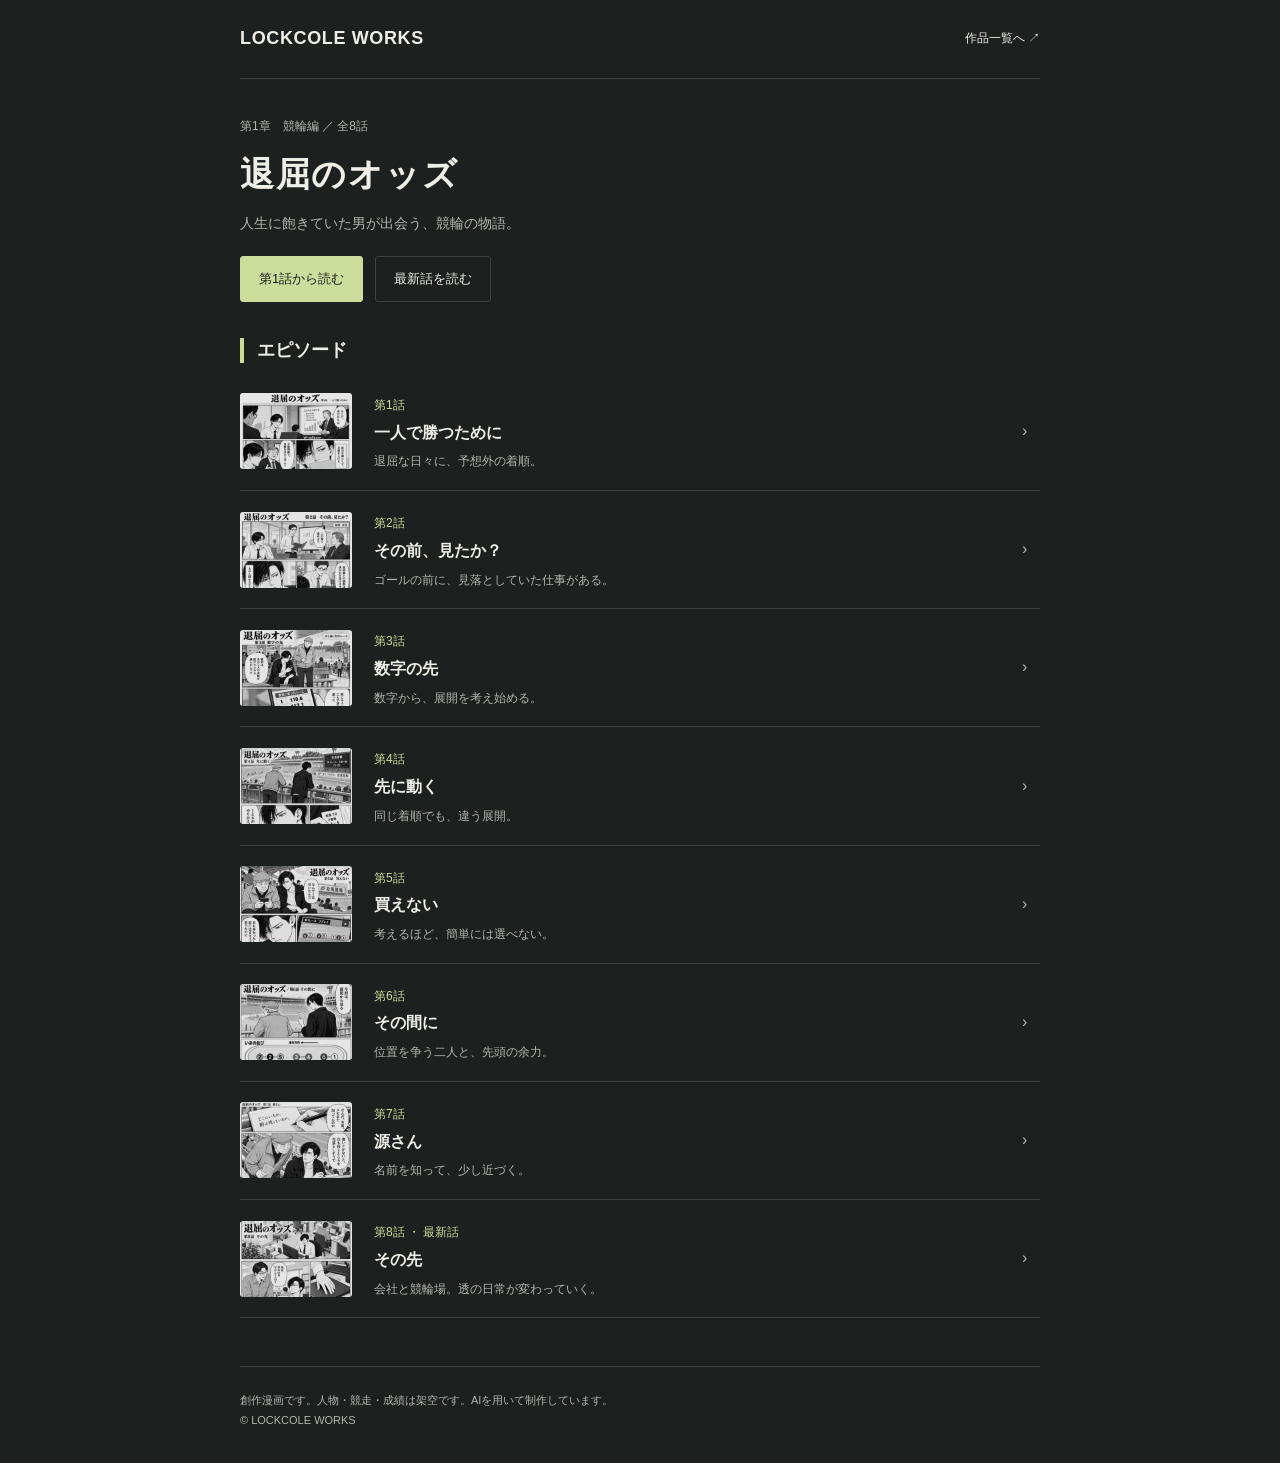
<file: index.html>
<!doctype html><html lang="ja"><head><meta charset="utf-8"><meta name="viewport" content="width=device-width,initial-scale=1"><title>退屈のオッズ｜競輪漫画</title><link rel="stylesheet" href="styles.css"></head><body class=""><header class="head wrap"><a class="brand" href="https://lockcole6.github.io/">LOCKCOLE WORKS</a><a href="https://lockcole6.github.io/#manga">作品一覧へ ↗</a></header><main class="wrap"><section class="intro"><small>第1章　競輪編 ／ 全8話</small><h1>退屈のオッズ</h1><p>人生に飽きていた男が出会う、競輪の物語。</p><div class="actions"><a class="btn primary" href="episodes/01/">第1話から読む</a><a class="btn" href="episodes/08/">最新話を読む</a></div></section><h2 class="heading">エピソード</h2><a class="row" href="episodes/01/"><img width="336" height="504" class="thumb" src="assets/cover-1.webp" alt="" loading="lazy"><div><small>第1話</small><h3>一人で勝つために</h3><p>退屈な日々に、予想外の着順。</p></div><span class="arrow">›</span></a><a class="row" href="episodes/02/"><img width="336" height="504" class="thumb" src="assets/cover-2.webp" alt="" loading="lazy"><div><small>第2話</small><h3>その前、見たか？</h3><p>ゴールの前に、見落としていた仕事がある。</p></div><span class="arrow">›</span></a><a class="row" href="episodes/03/"><img width="336" height="504" class="thumb" src="assets/cover-3.webp" alt="" loading="lazy"><div><small>第3話</small><h3>数字の先</h3><p>数字から、展開を考え始める。</p></div><span class="arrow">›</span></a><a class="row" href="episodes/04/"><img width="336" height="504" class="thumb" src="assets/cover-4.webp" alt="" loading="lazy"><div><small>第4話</small><h3>先に動く</h3><p>同じ着順でも、違う展開。</p></div><span class="arrow">›</span></a><a class="row" href="episodes/05/"><img width="336" height="504" class="thumb" src="assets/cover-5.webp" alt="" loading="lazy"><div><small>第5話</small><h3>買えない</h3><p>考えるほど、簡単には選べない。</p></div><span class="arrow">›</span></a><a class="row" href="episodes/06/"><img width="336" height="504" class="thumb" src="assets/cover-6.webp" alt="" loading="lazy"><div><small>第6話</small><h3>その間に</h3><p>位置を争う二人と、先頭の余力。</p></div><span class="arrow">›</span></a><a class="row" href="episodes/07/"><img width="336" height="504" class="thumb" src="assets/cover-7.webp" alt="" loading="lazy"><div><small>第7話</small><h3>源さん</h3><p>名前を知って、少し近づく。</p></div><span class="arrow">›</span></a><a class="row" href="episodes/08/"><img width="336" height="504" class="thumb" src="assets/cover-8.webp" alt="" loading="lazy"><div><small>第8話 ・ 最新話</small><h3>その先</h3><p>会社と競輪場。透の日常が変わっていく。</p></div><span class="arrow">›</span></a></main><footer class="wrap">創作漫画です。人物・競走・成績は架空です。AIを用いて制作しています。<br>© LOCKCOLE WORKS</footer></body></html>
</file>
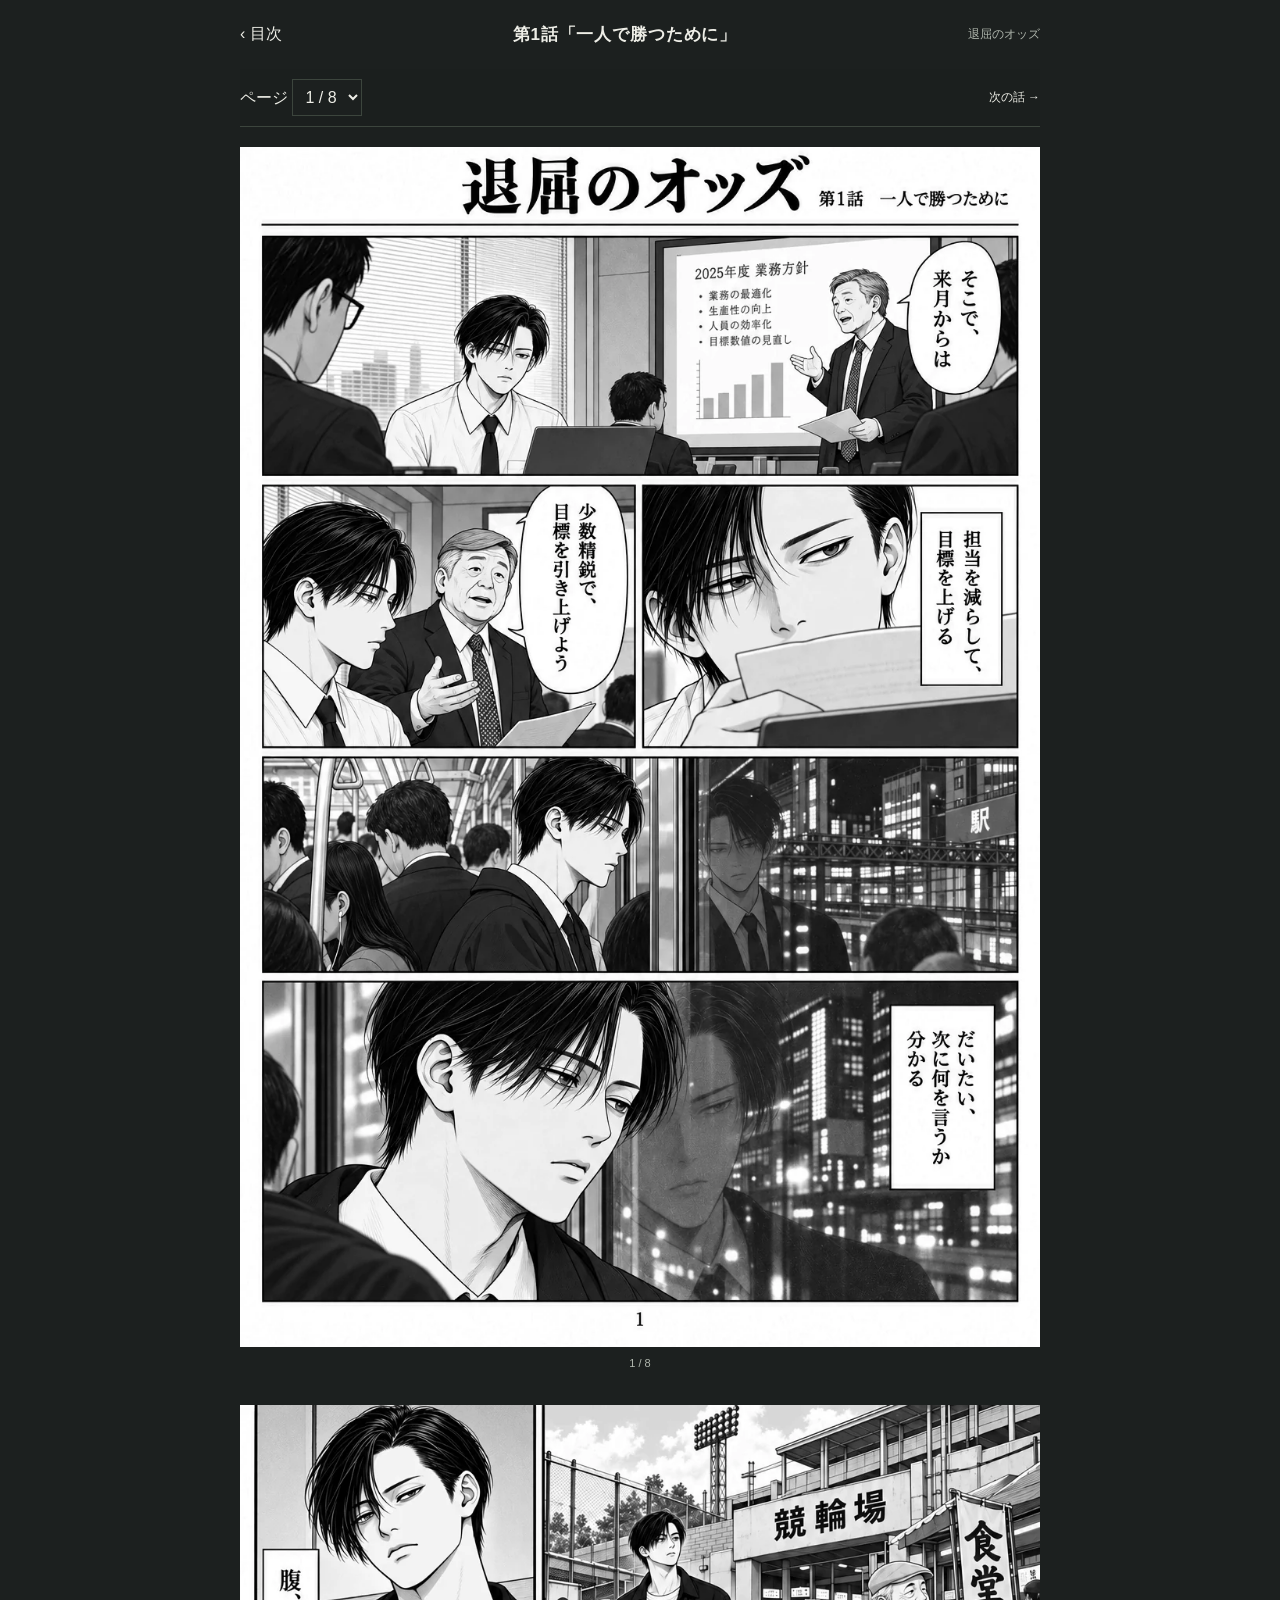
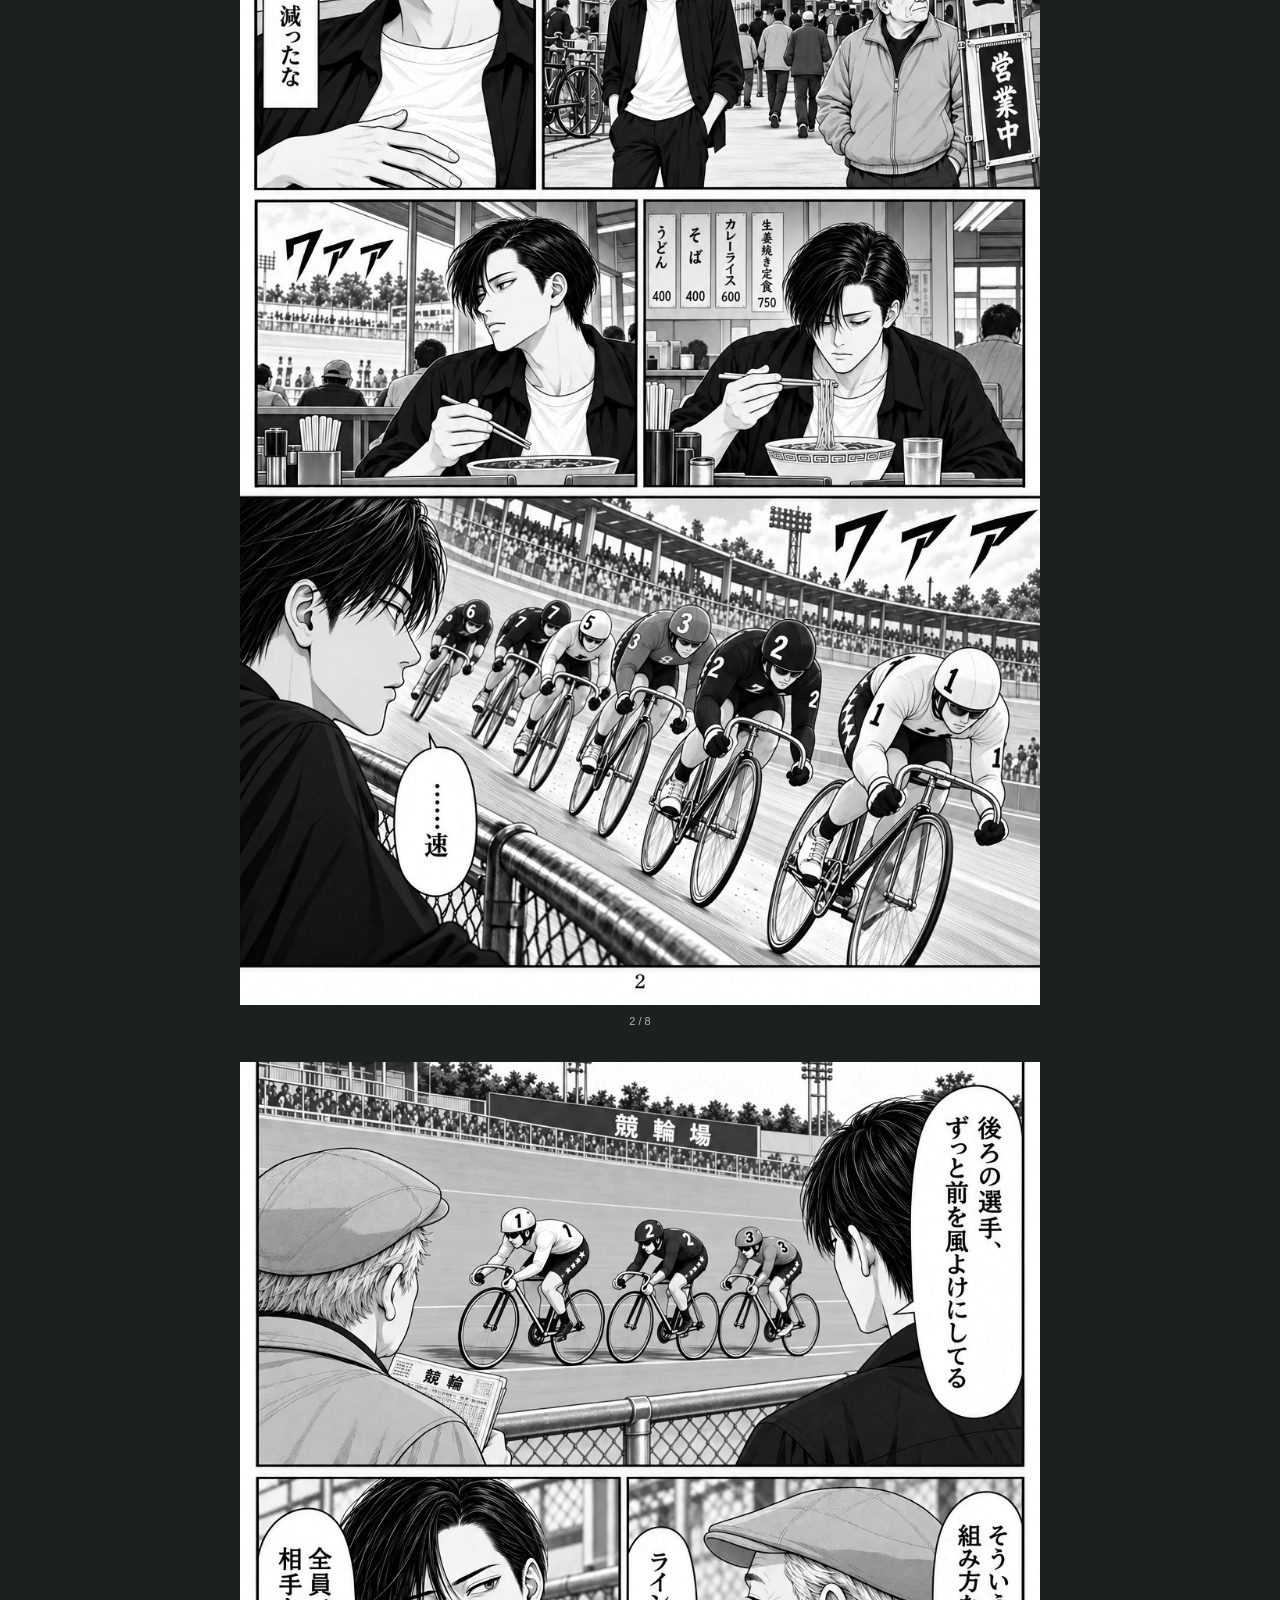
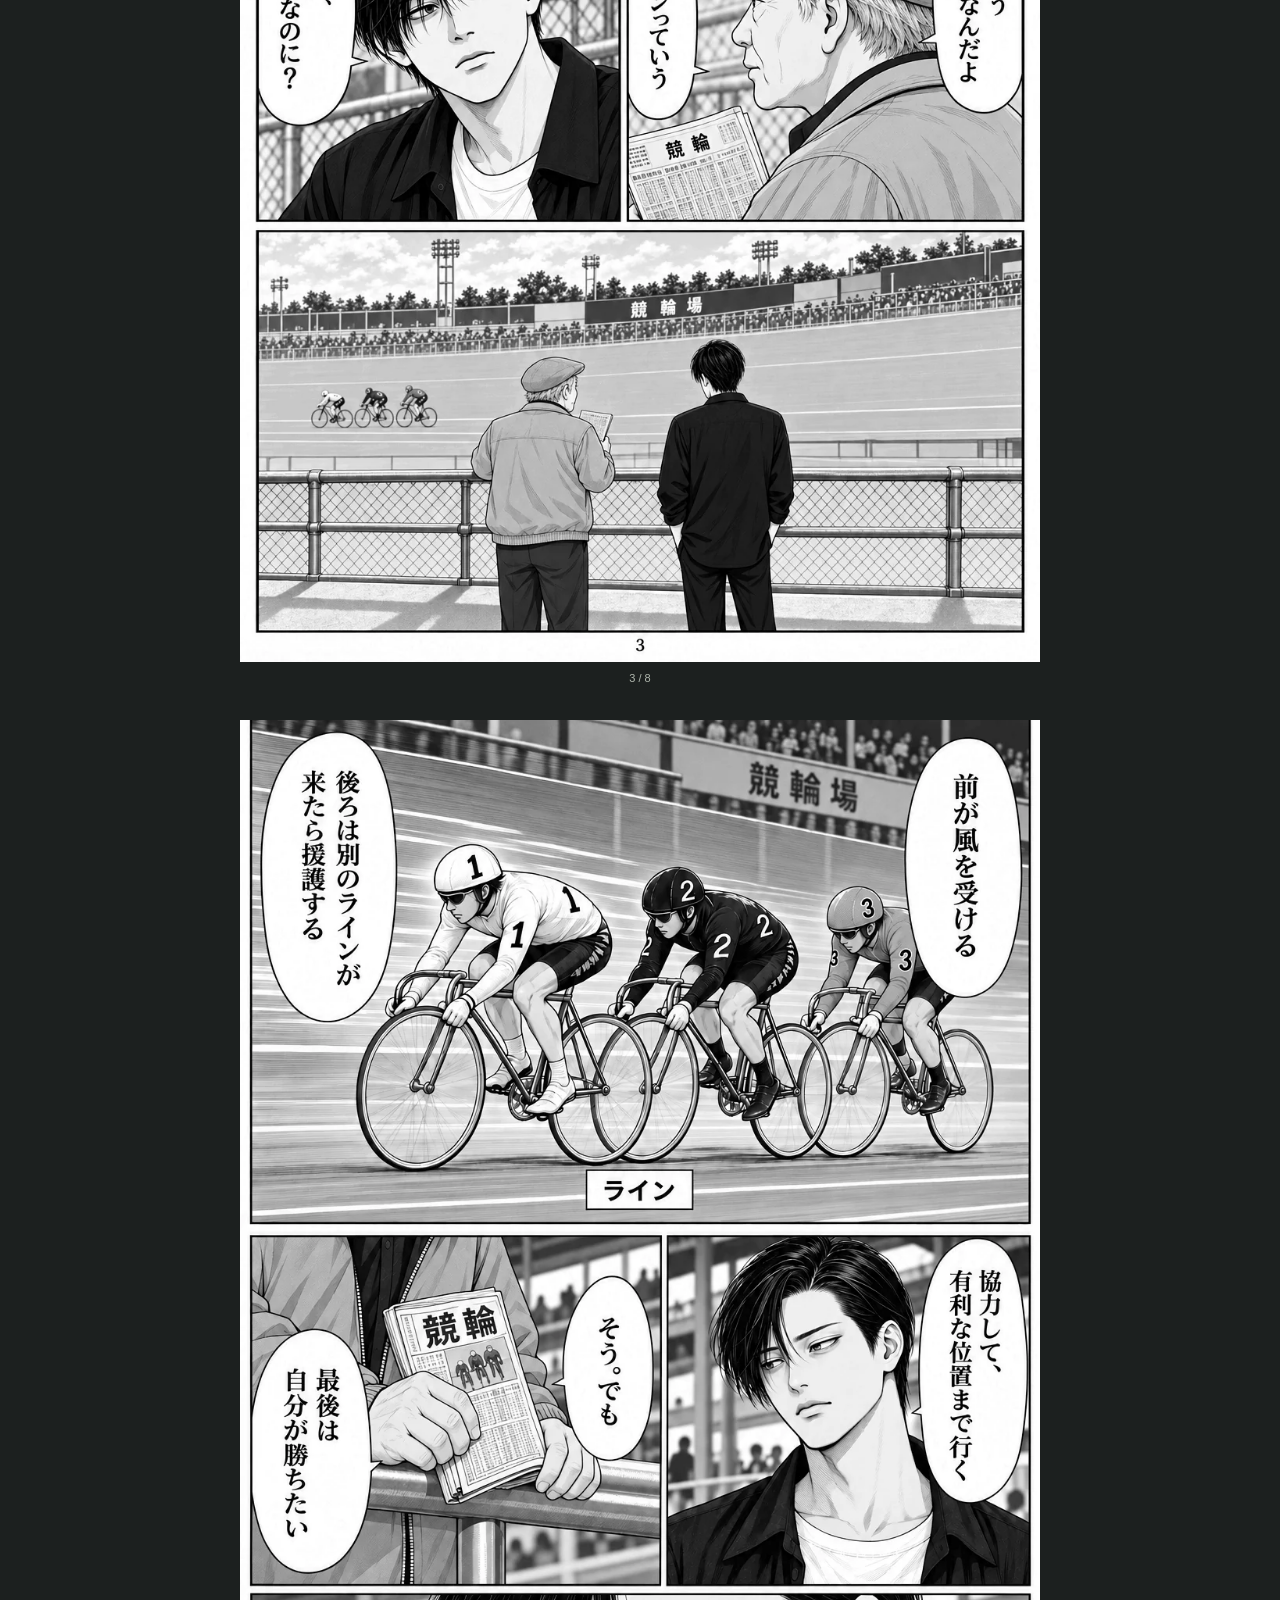
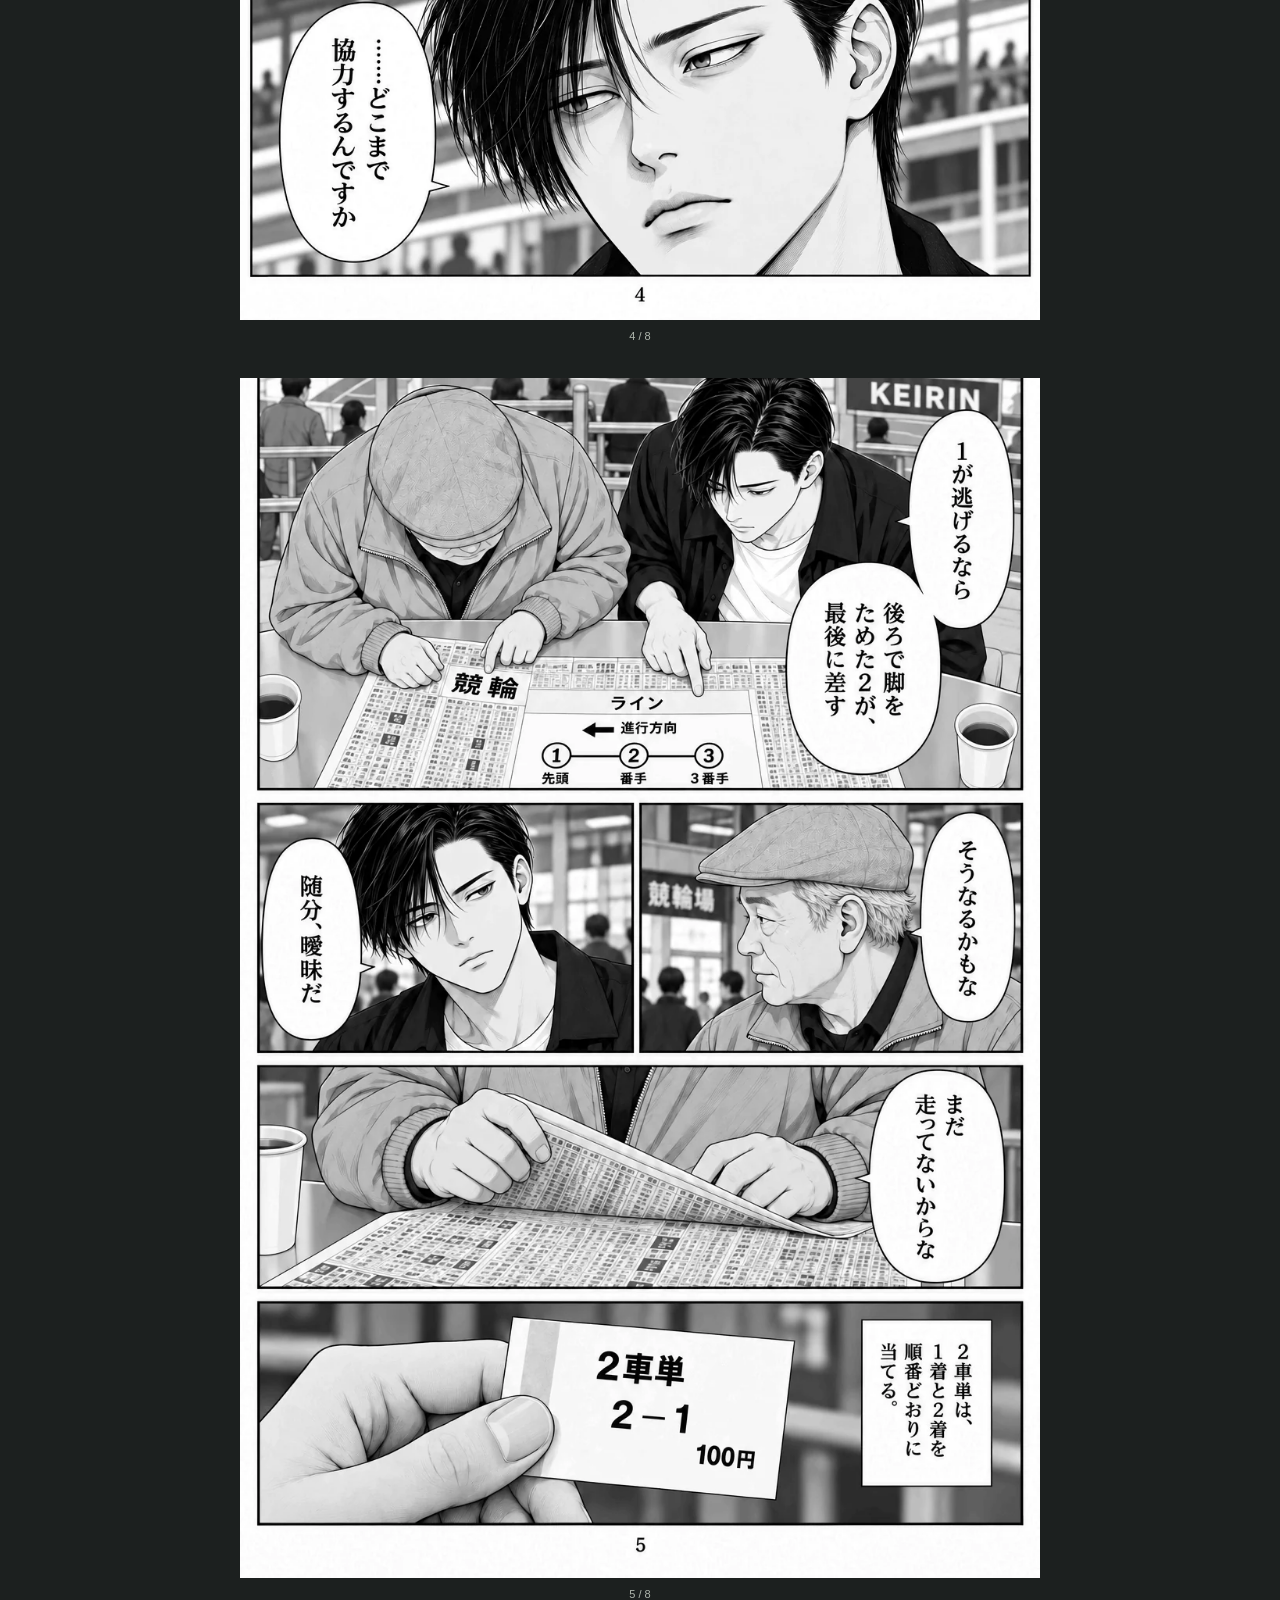
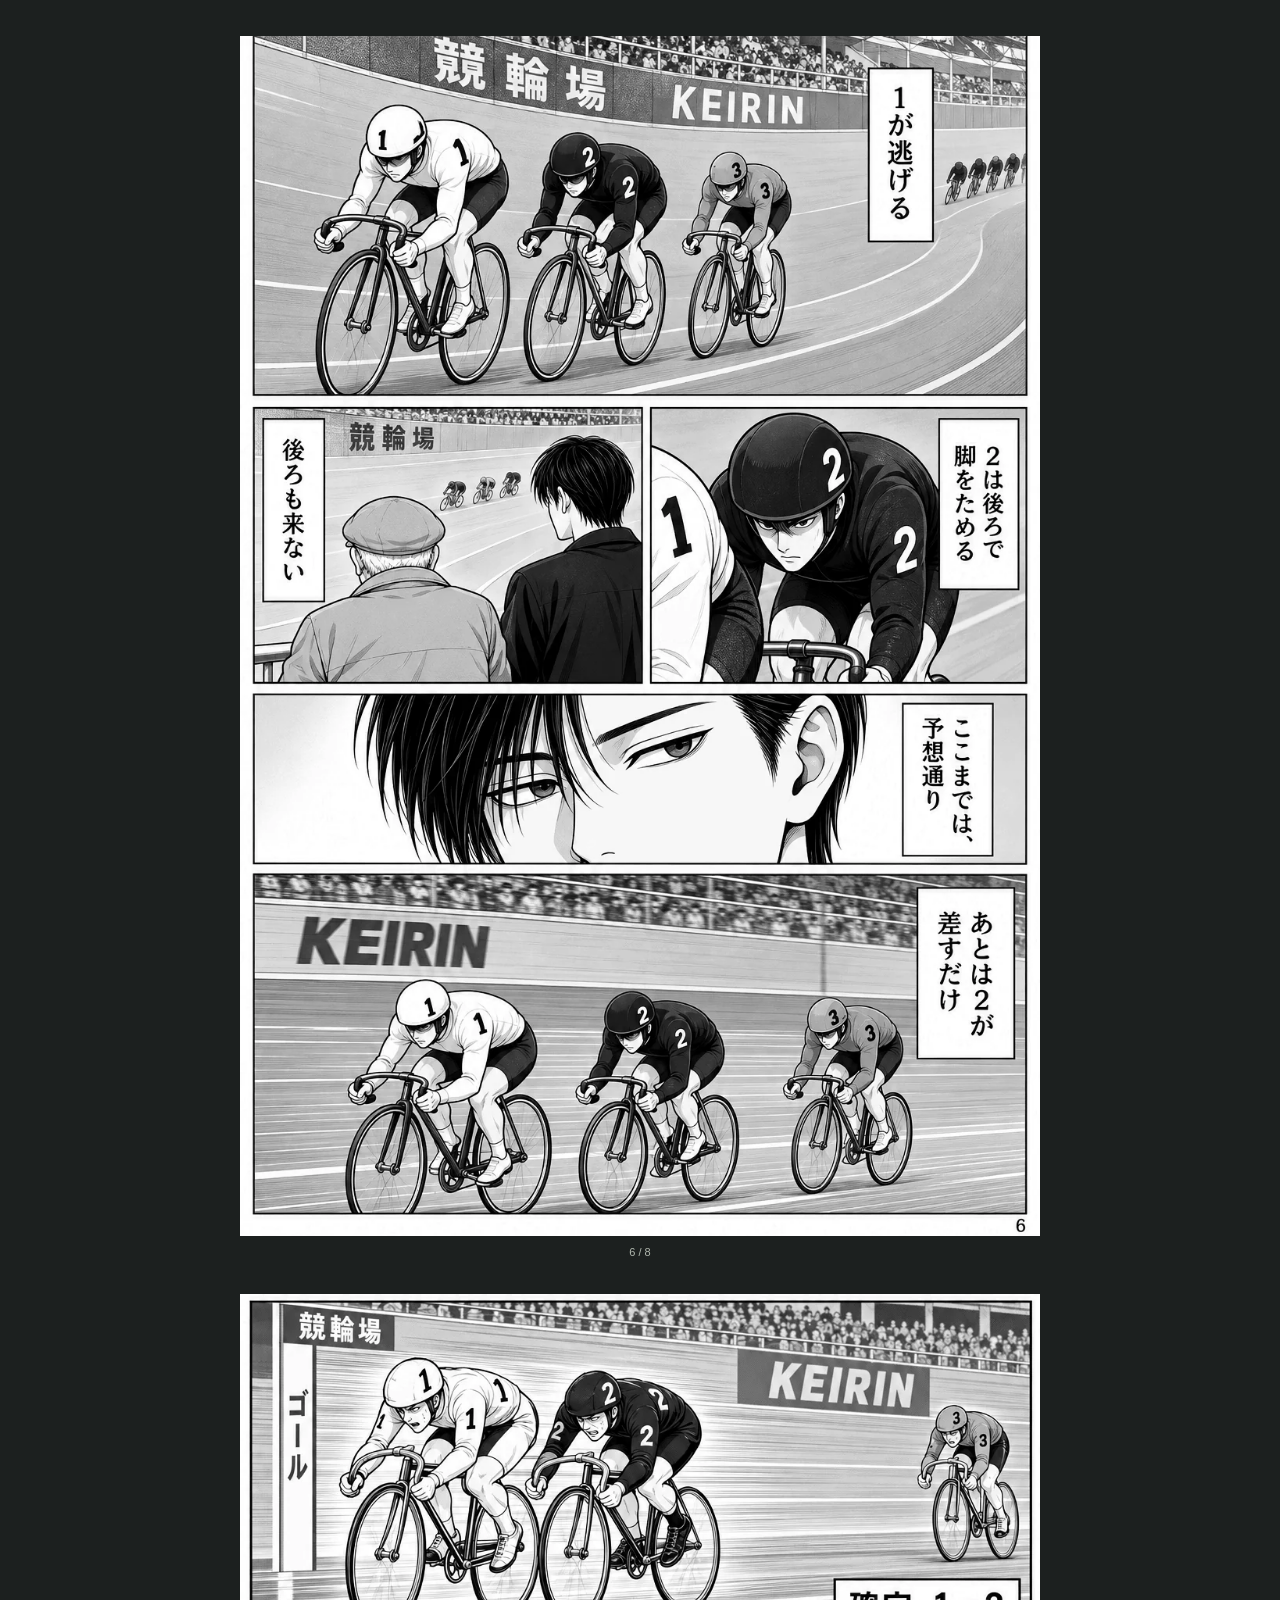
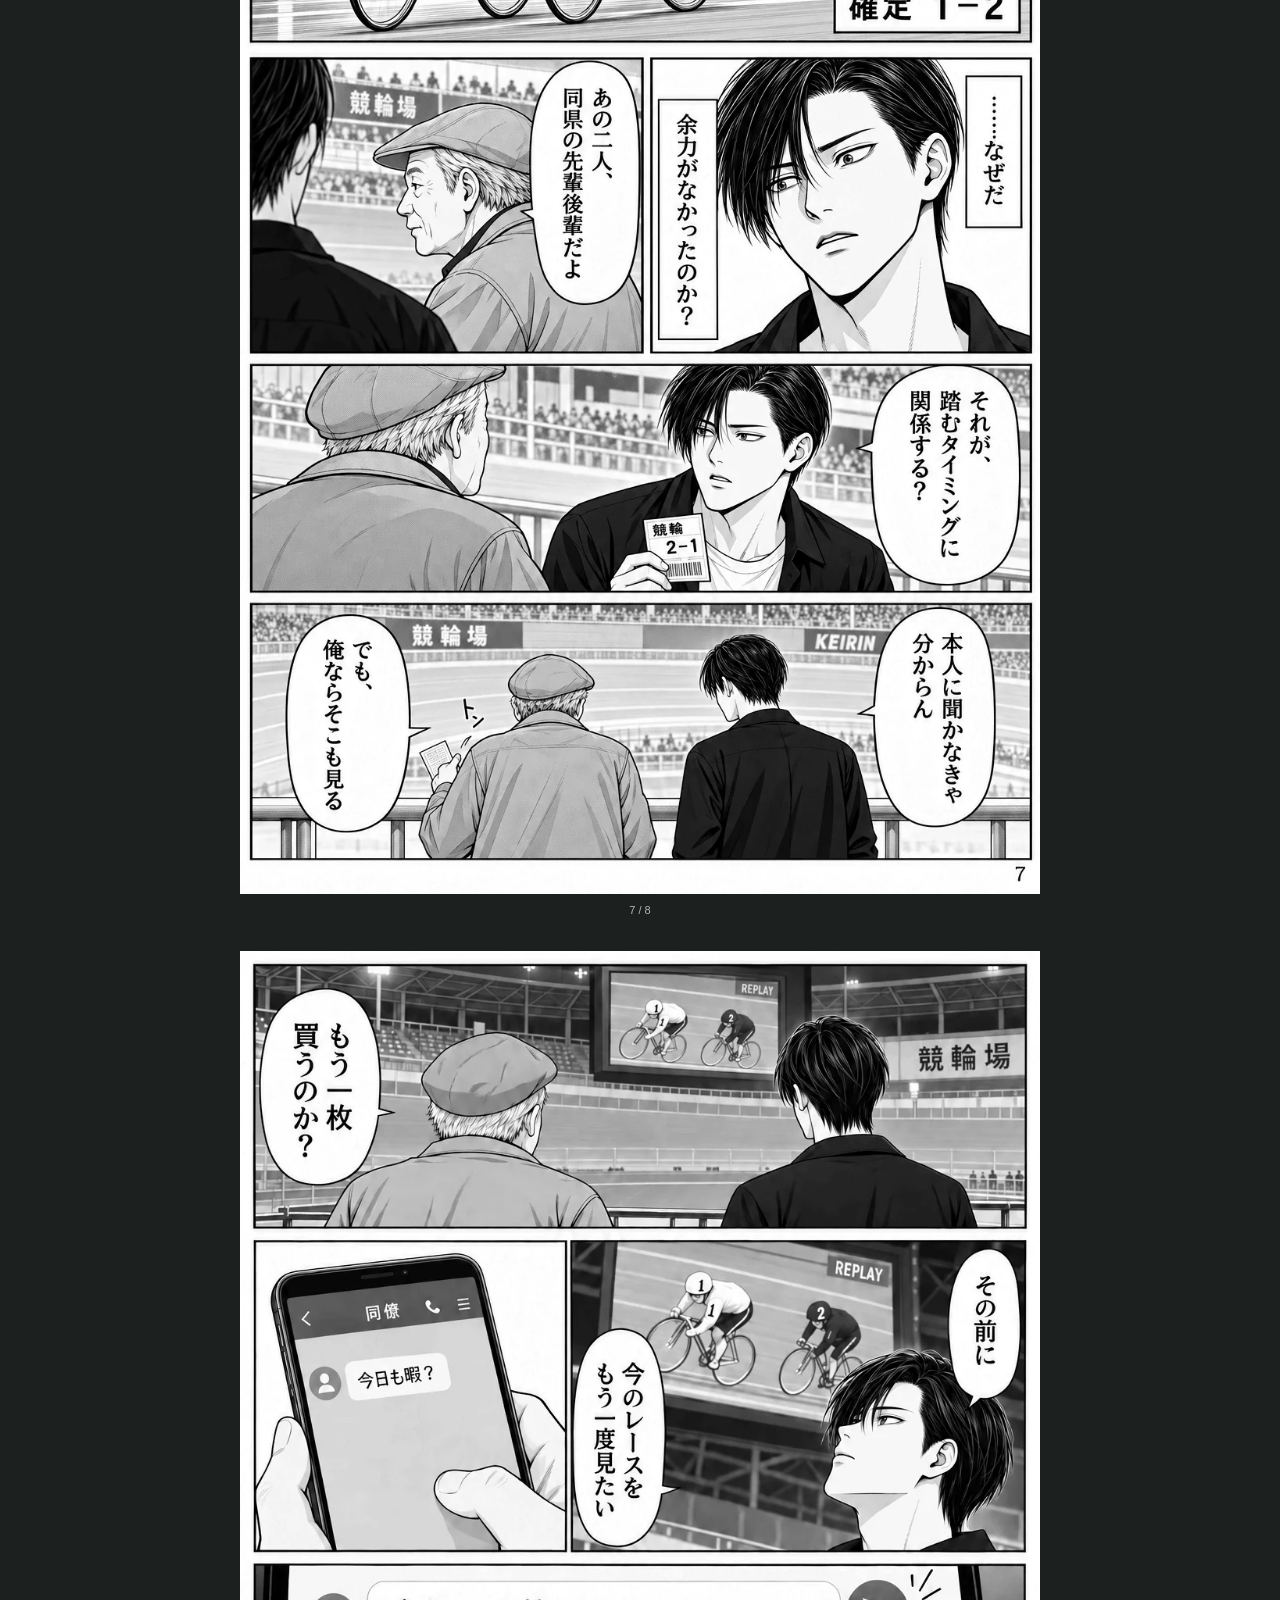
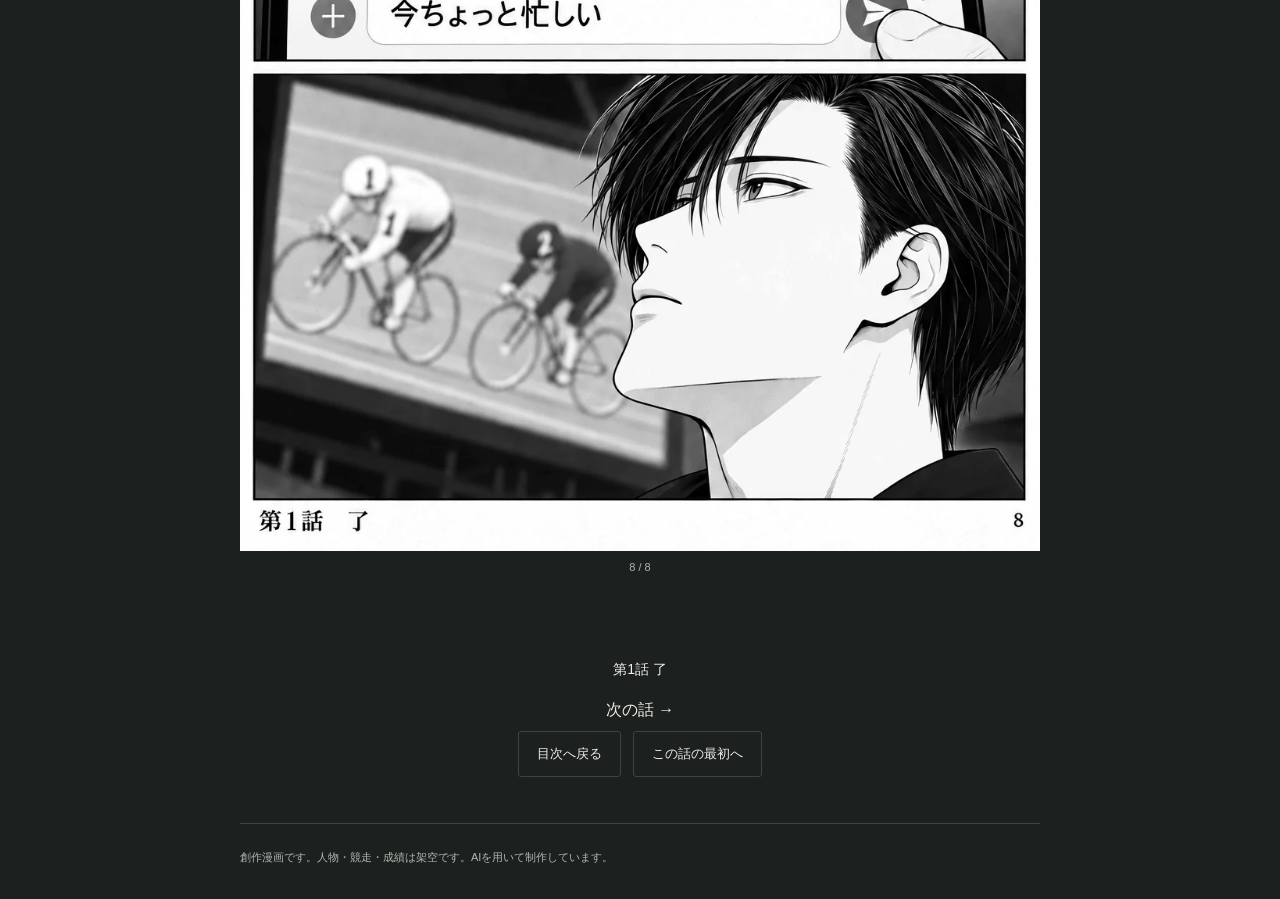
<file: episodes/01/index.html>
<!doctype html><html lang="ja"><head><meta charset="utf-8"><meta name="viewport" content="width=device-width,initial-scale=1"><meta name="theme-color" content="#1c201f"><title>第1話「一人で勝つために」｜退屈のオッズ</title><link rel="stylesheet" href="../../styles.css"></head><body class="reader"><a class="skip" href="#p1">本文へ</a><header class="reader-head wrap"><a href="../../index.html">‹ 目次</a><h1>第1話「一人で勝つために」</h1><span class="muted">退屈のオッズ</span></header><nav class="wrap readerbar" aria-label="話とページ"><label>ページ <select id="jump" aria-label="表示ページ"><option value="1">1 / 8</option><option value="2">2 / 8</option><option value="3">3 / 8</option><option value="4">4 / 8</option><option value="5">5 / 8</option><option value="6">6 / 8</option><option value="7">7 / 8</option><option value="8">8 / 8</option></select></label><div class="links"><a href="../02/">次の話 →</a></div></nav><main class="pages"><figure id="p1"><img src="page-01.webp" width="1024" height="1536" alt="退屈のオッズ 第1話 1ページ" fetchpriority="high" decoding="async"><figcaption>1 / 8</figcaption></figure>
<figure id="p2"><img src="page-02.webp" width="1024" height="1536" alt="退屈のオッズ 第1話 2ページ" loading="lazy" decoding="async"><figcaption>2 / 8</figcaption></figure>
<figure id="p3"><img src="page-03.webp" width="1024" height="1536" alt="退屈のオッズ 第1話 3ページ" loading="lazy" decoding="async"><figcaption>3 / 8</figcaption></figure>
<figure id="p4"><img src="page-04.webp" width="1024" height="1536" alt="退屈のオッズ 第1話 4ページ" loading="lazy" decoding="async"><figcaption>4 / 8</figcaption></figure>
<figure id="p5"><img src="page-05.webp" width="1024" height="1536" alt="退屈のオッズ 第1話 5ページ" loading="lazy" decoding="async"><figcaption>5 / 8</figcaption></figure>
<figure id="p6"><img src="page-06.webp" width="1024" height="1536" alt="退屈のオッズ 第1話 6ページ" loading="lazy" decoding="async"><figcaption>6 / 8</figcaption></figure>
<figure id="p7"><img src="page-07.webp" width="1024" height="1536" alt="退屈のオッズ 第1話 7ページ" loading="lazy" decoding="async"><figcaption>7 / 8</figcaption></figure>
<figure id="p8"><img src="page-08.webp" width="1024" height="1536" alt="退屈のオッズ 第1話 8ページ" loading="lazy" decoding="async"><figcaption>8 / 8</figcaption></figure></main><section class="reader-end"><p>第1話 了</p><div class="links"><a href="../02/">次の話 →</a></div><a class="btn" href="../../index.html">目次へ戻る</a><a class="btn" href="#p1">この話の最初へ</a></section><footer class="wrap">創作漫画です。人物・競走・成績は架空です。AIを用いて制作しています。</footer><script src="../../reader.js"></script></body></html>
</file>
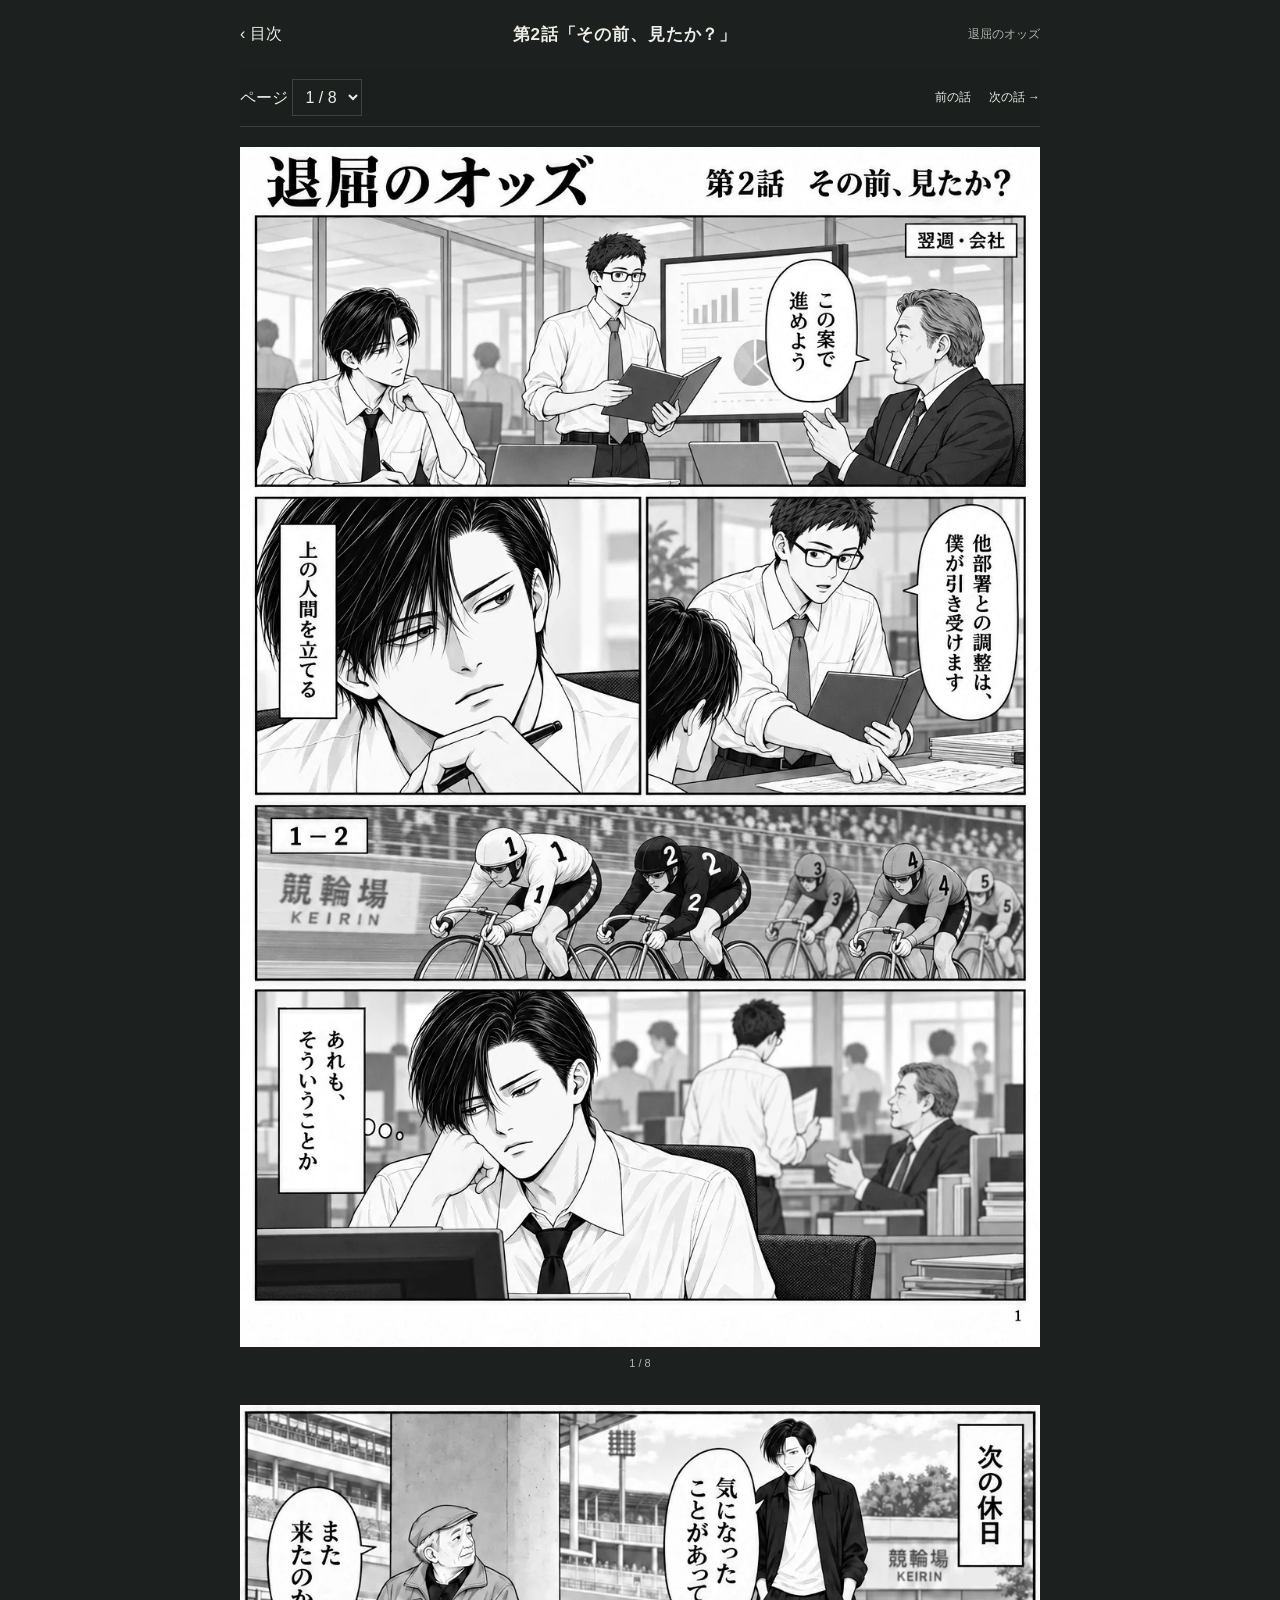
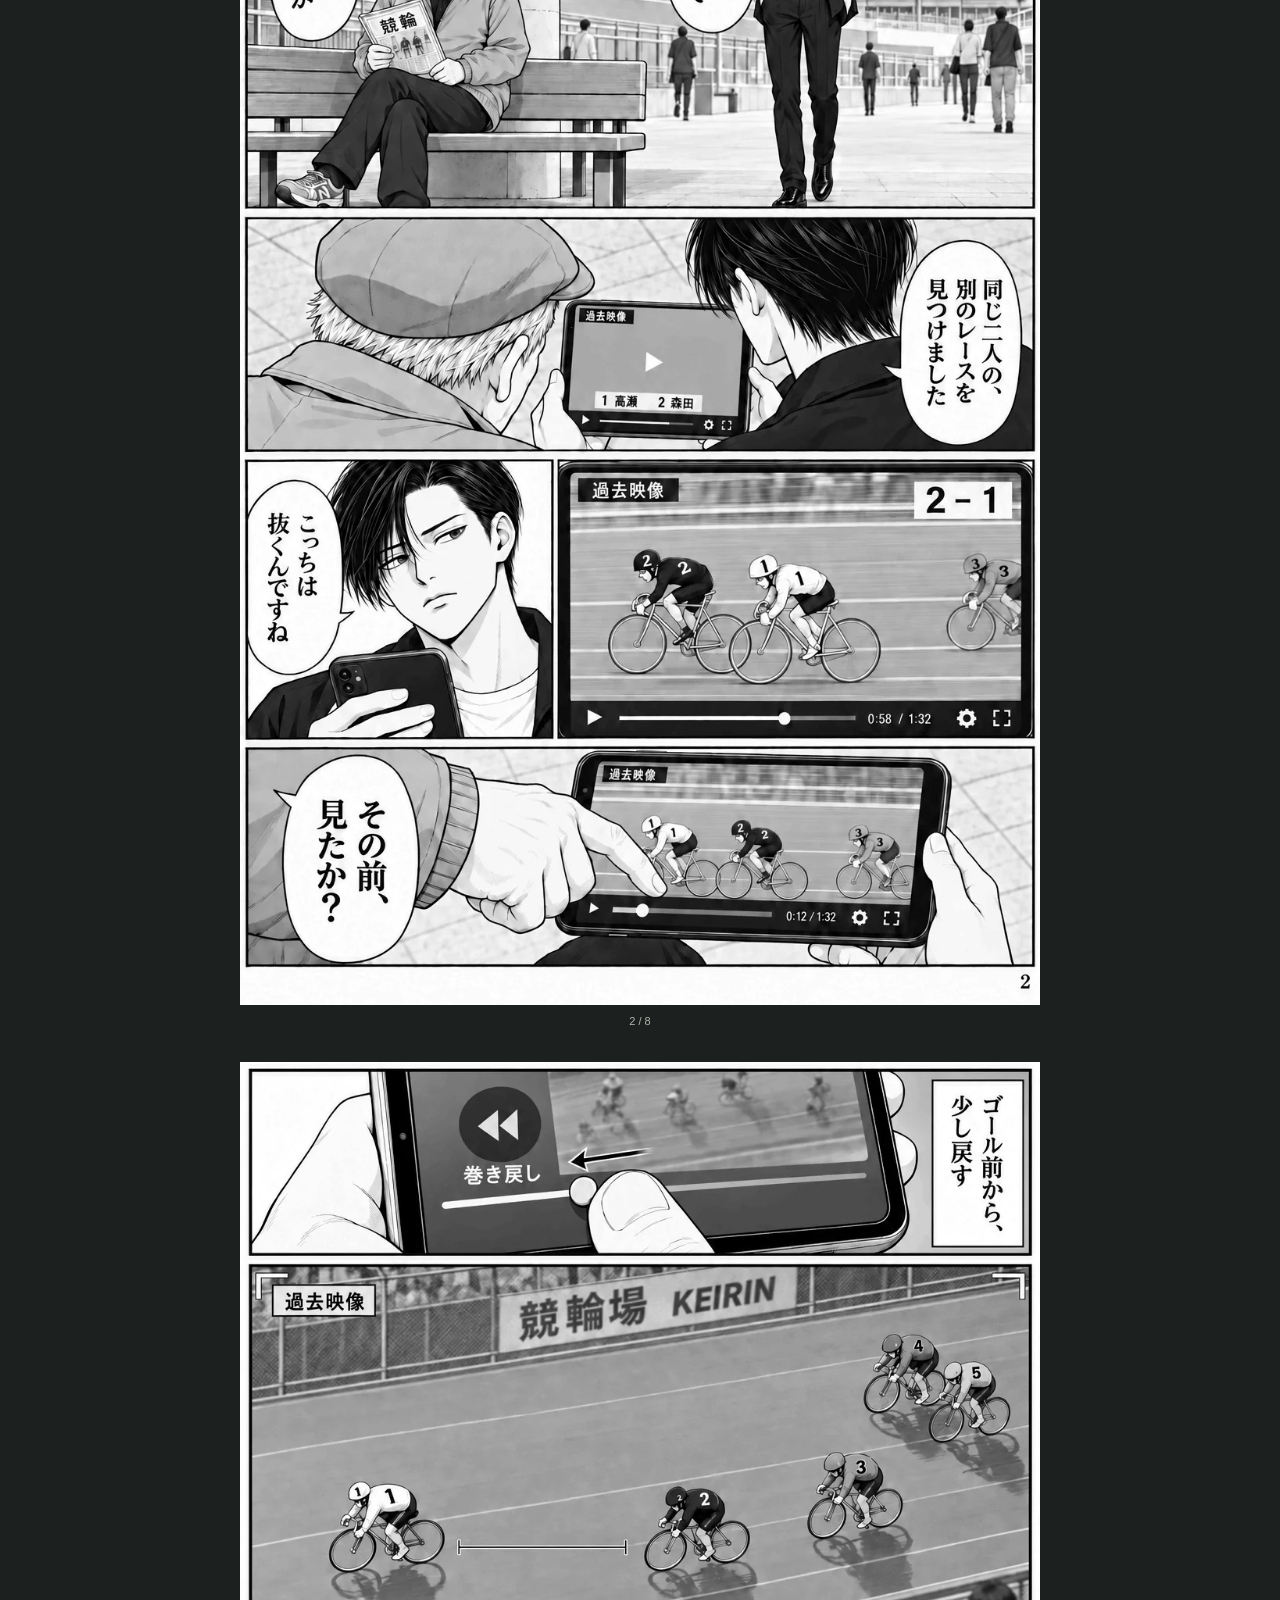
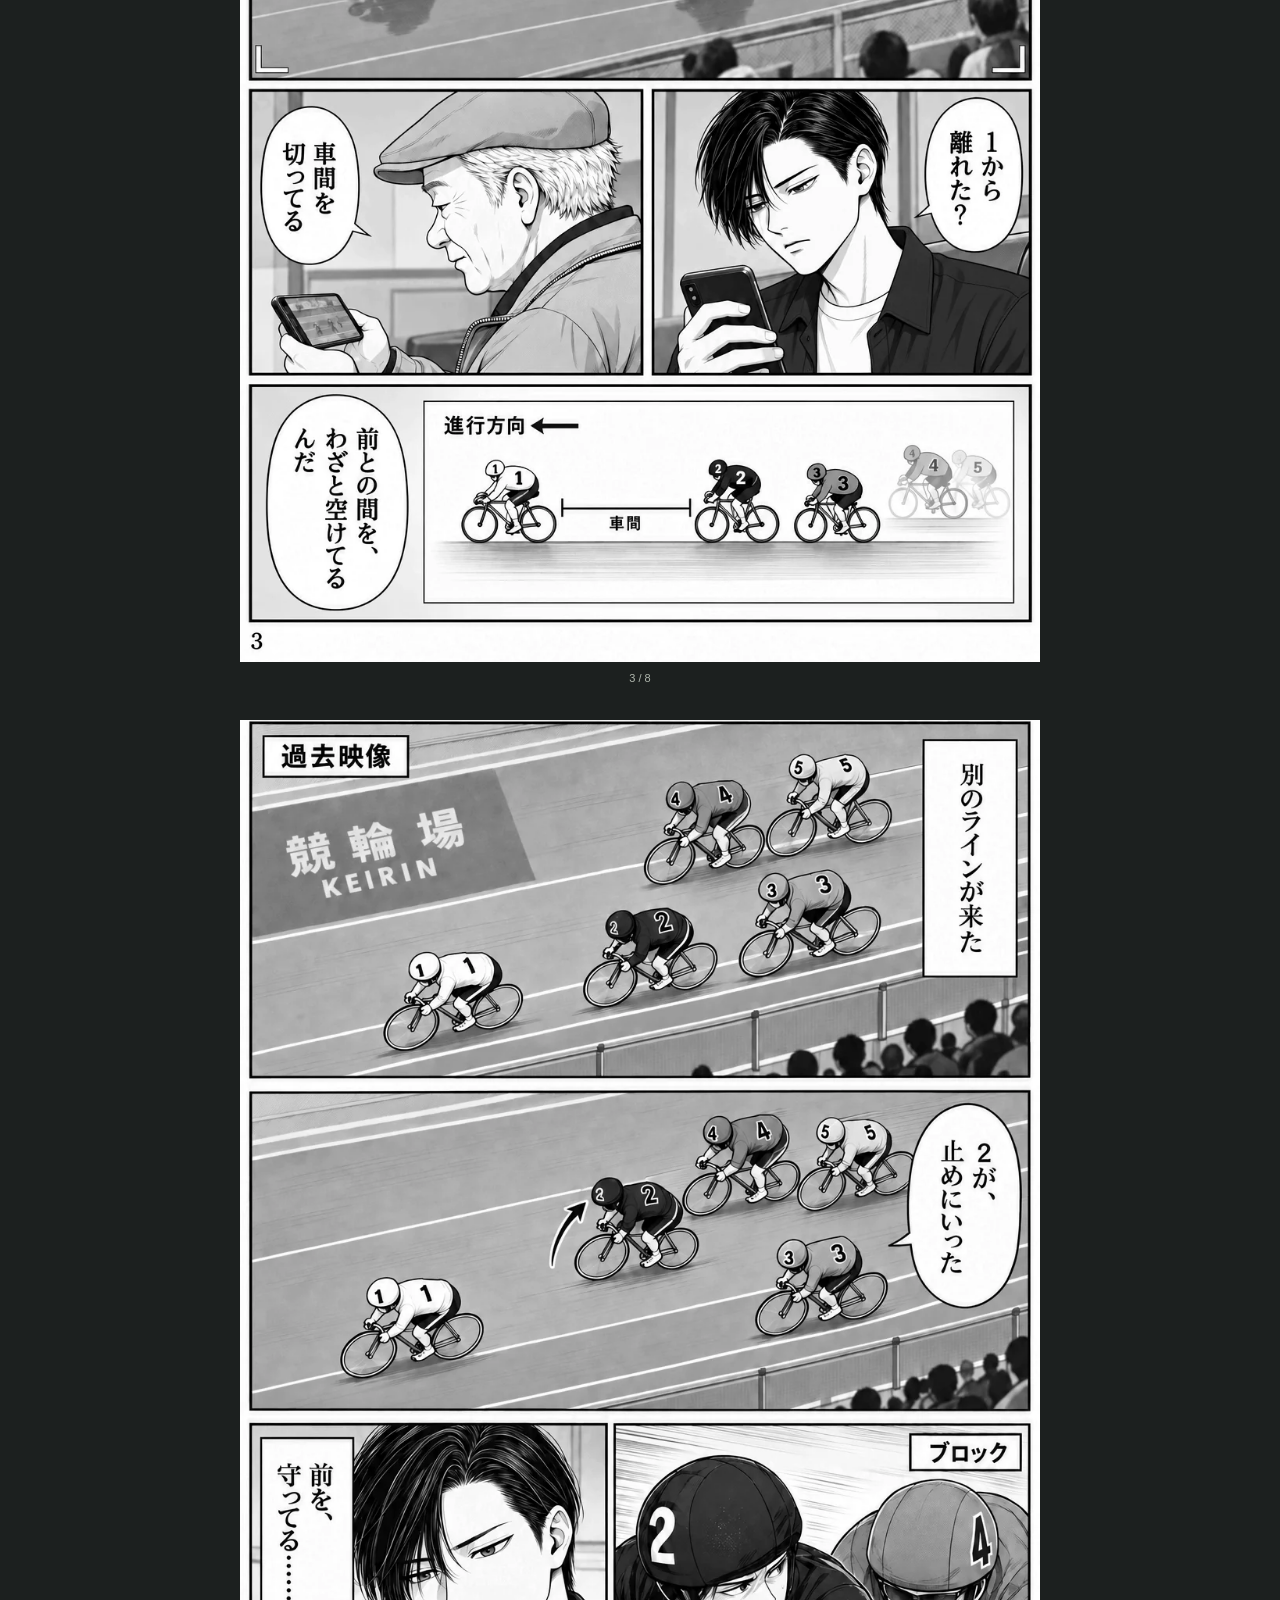
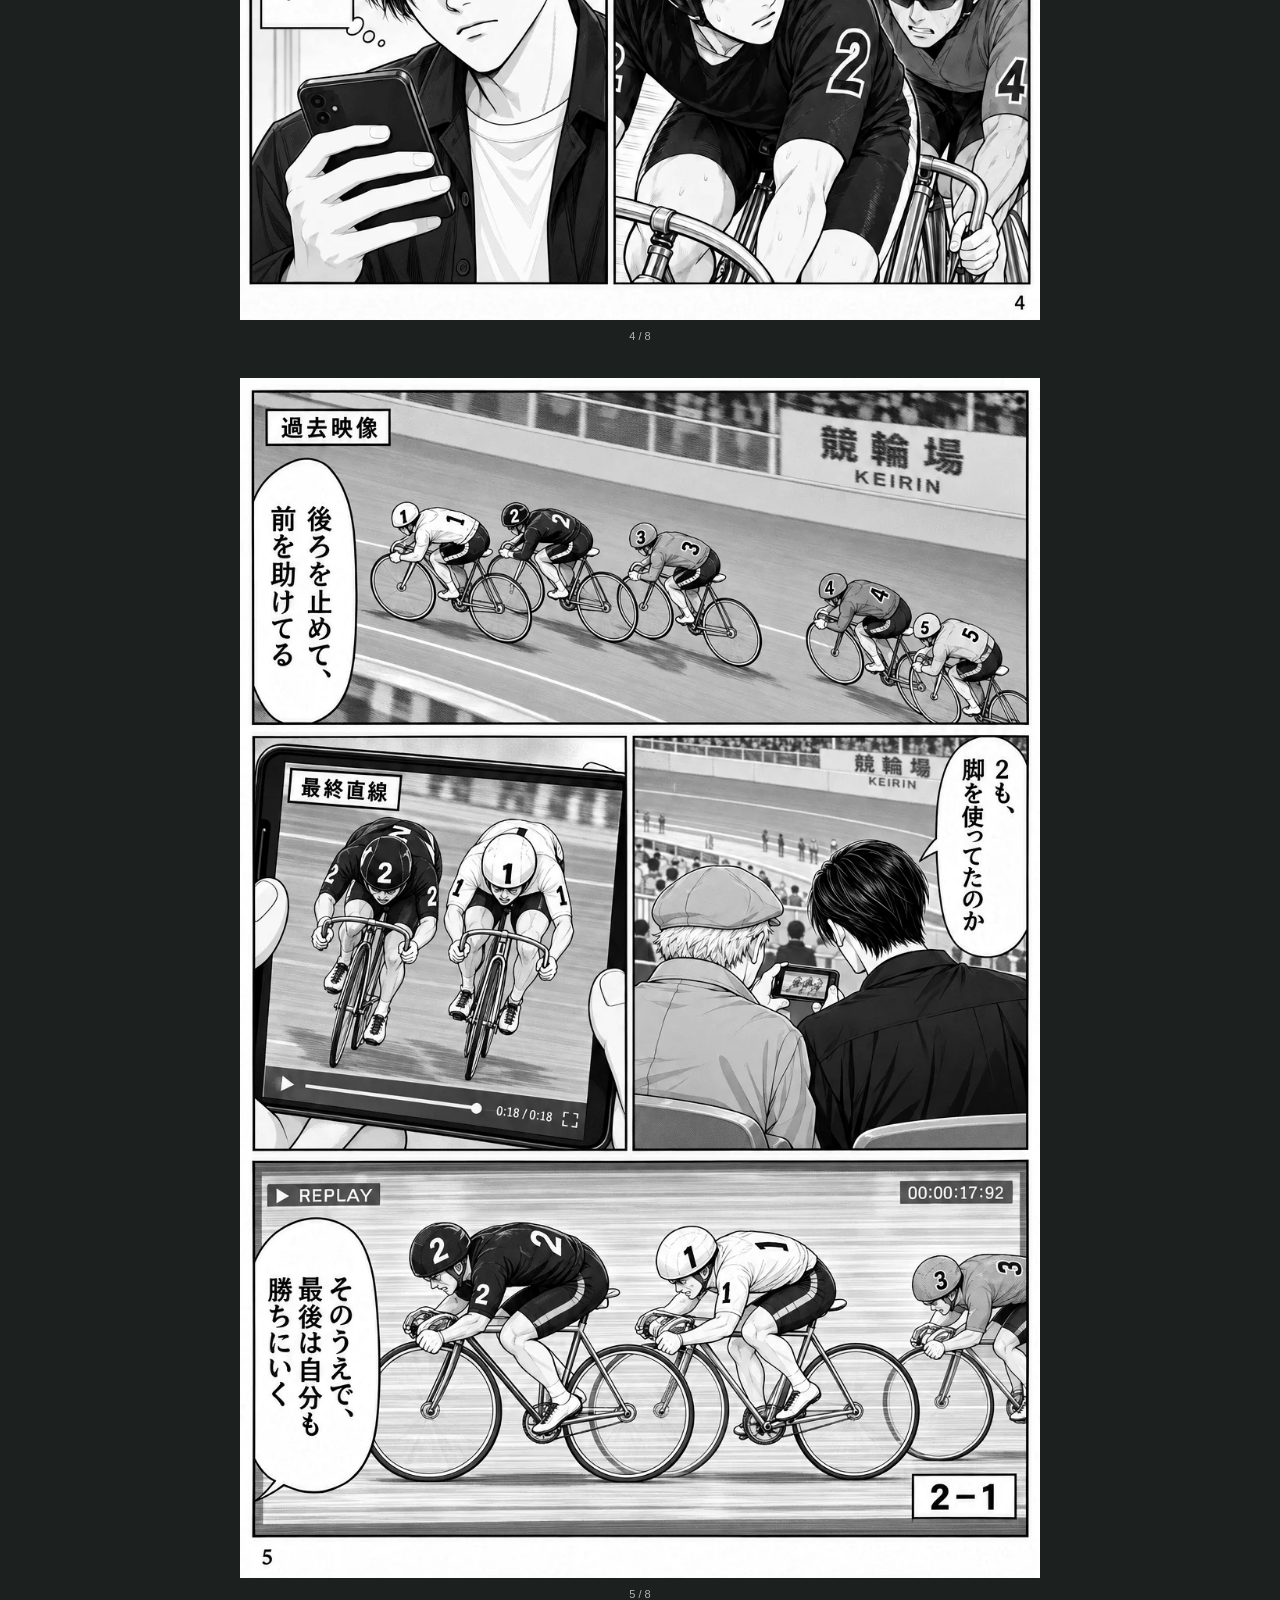
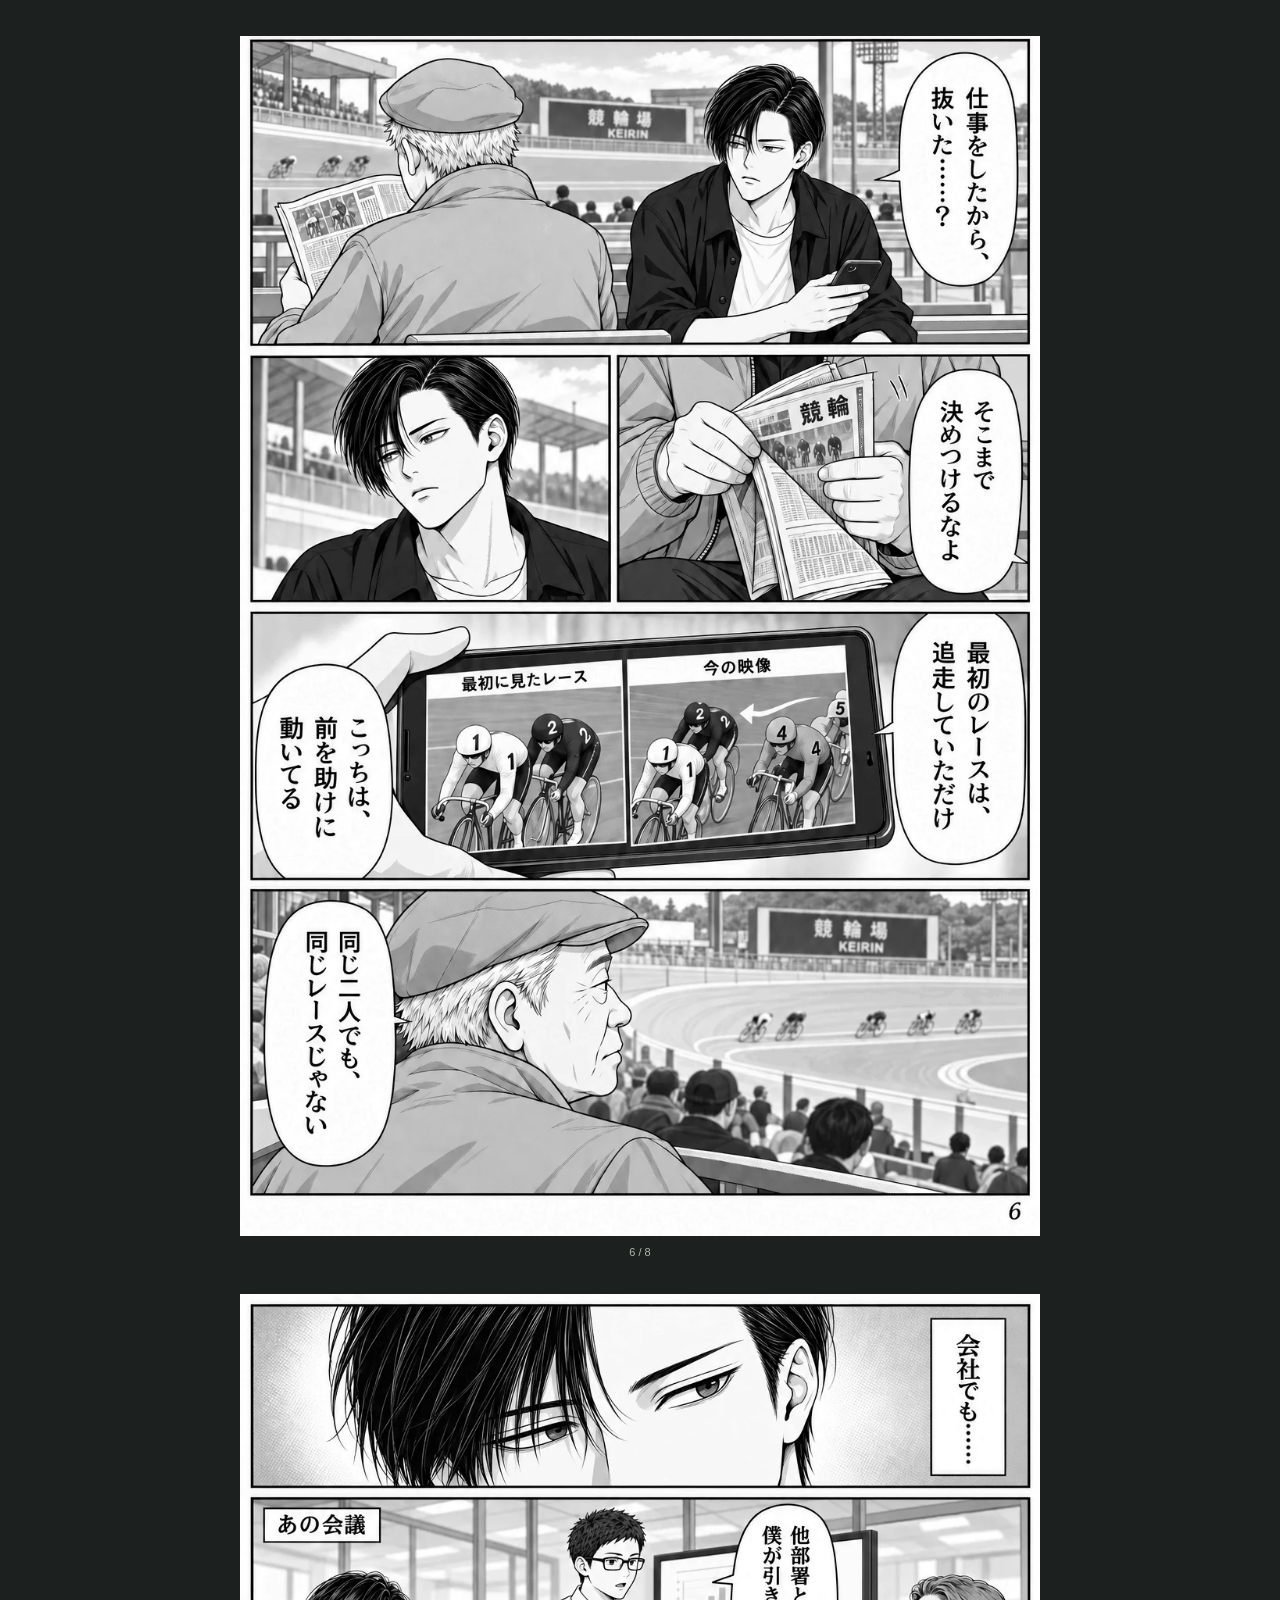
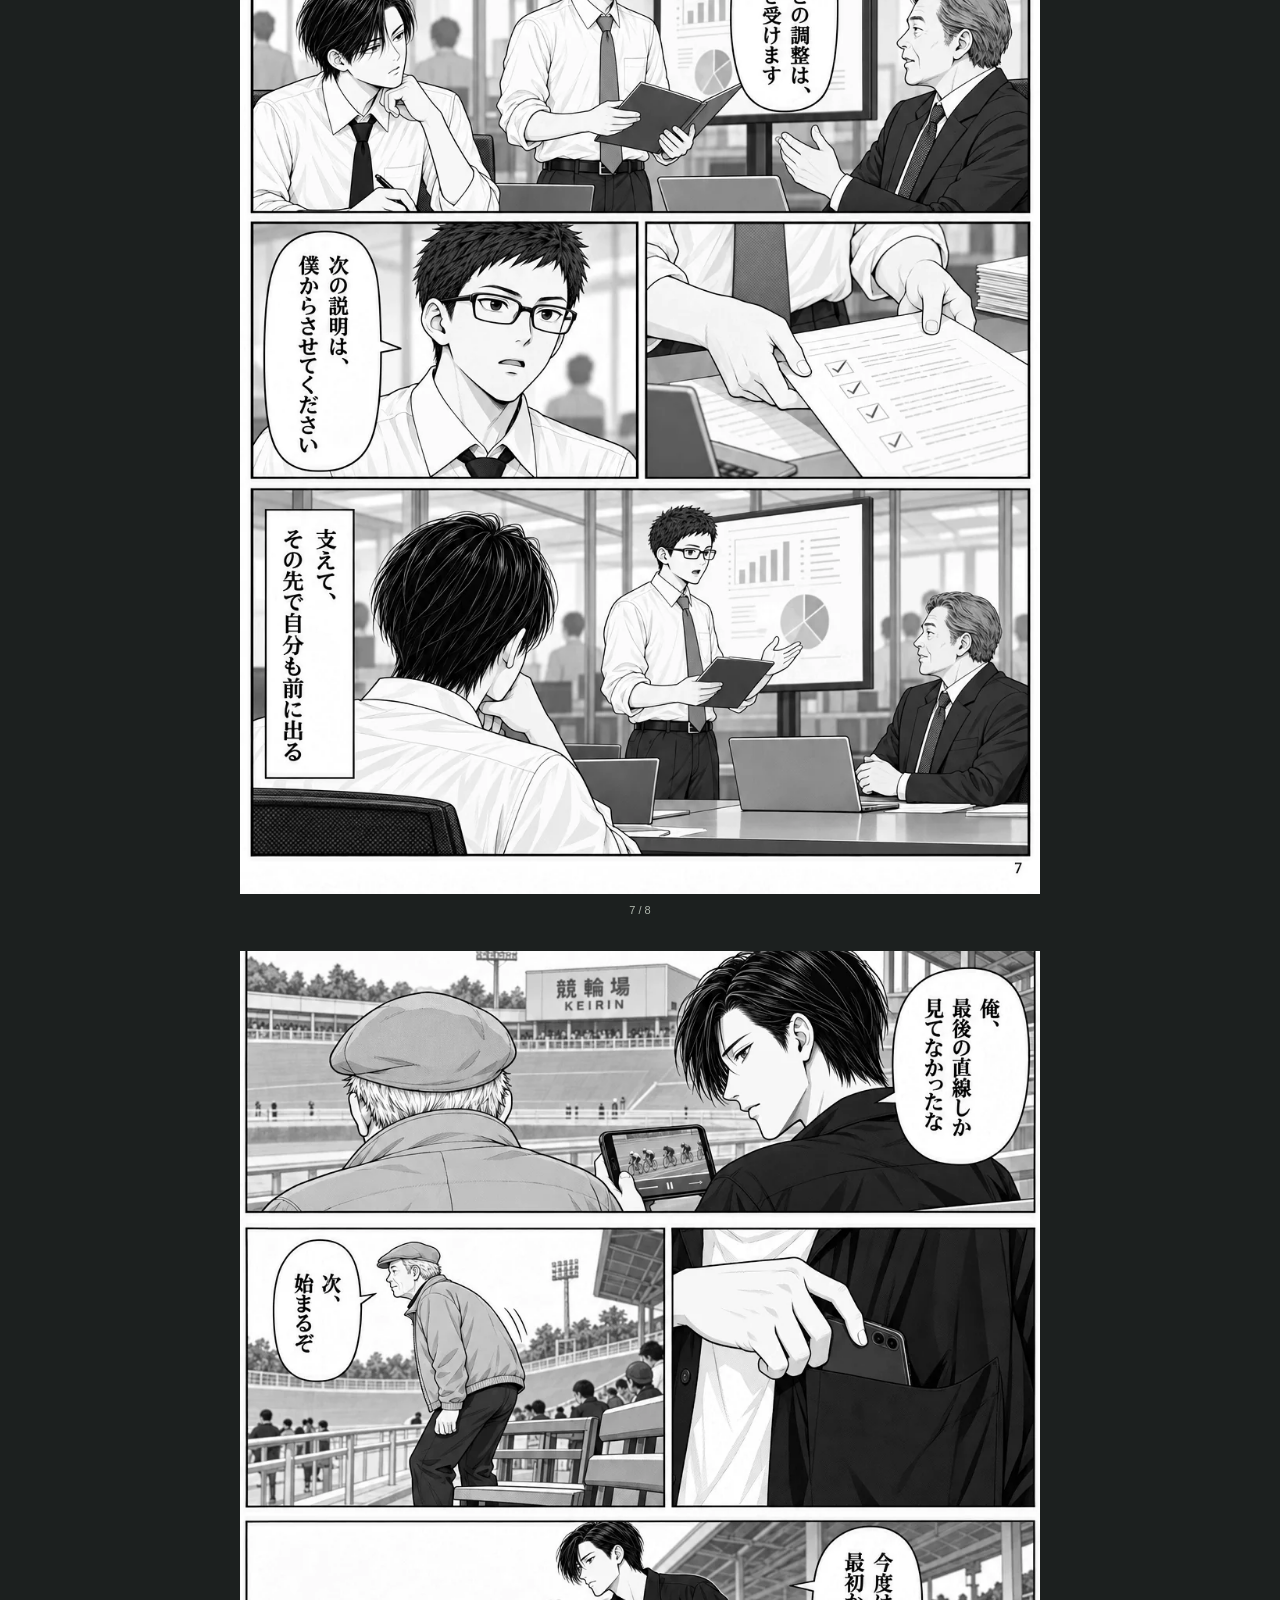
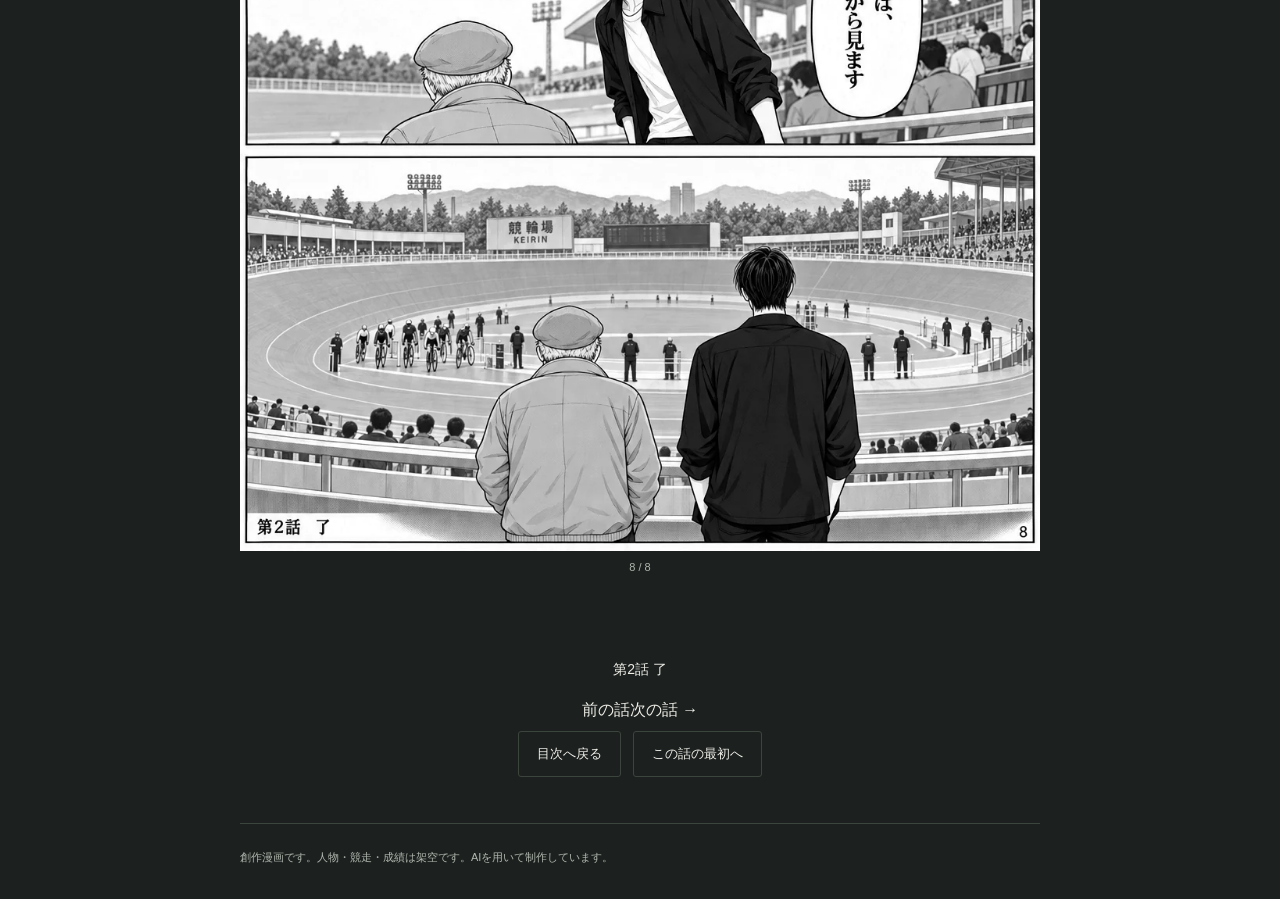
<file: episodes/02/index.html>
<!doctype html><html lang="ja"><head><meta charset="utf-8"><meta name="viewport" content="width=device-width,initial-scale=1"><meta name="theme-color" content="#1c201f"><title>第2話「その前、見たか？」｜退屈のオッズ</title><link rel="stylesheet" href="../../styles.css"></head><body class="reader"><a class="skip" href="#p1">本文へ</a><header class="reader-head wrap"><a href="../../index.html">‹ 目次</a><h1>第2話「その前、見たか？」</h1><span class="muted">退屈のオッズ</span></header><nav class="wrap readerbar" aria-label="話とページ"><label>ページ <select id="jump" aria-label="表示ページ"><option value="1">1 / 8</option><option value="2">2 / 8</option><option value="3">3 / 8</option><option value="4">4 / 8</option><option value="5">5 / 8</option><option value="6">6 / 8</option><option value="7">7 / 8</option><option value="8">8 / 8</option></select></label><div class="links"><a href="../01/">前の話</a><a href="../03/">次の話 →</a></div></nav><main class="pages"><figure id="p1"><img src="page-01.webp" width="1024" height="1536" alt="退屈のオッズ 第2話 1ページ" fetchpriority="high" decoding="async"><figcaption>1 / 8</figcaption></figure>
<figure id="p2"><img src="page-02.webp" width="1024" height="1536" alt="退屈のオッズ 第2話 2ページ" loading="lazy" decoding="async"><figcaption>2 / 8</figcaption></figure>
<figure id="p3"><img src="page-03.webp" width="1024" height="1536" alt="退屈のオッズ 第2話 3ページ" loading="lazy" decoding="async"><figcaption>3 / 8</figcaption></figure>
<figure id="p4"><img src="page-04.webp" width="1024" height="1536" alt="退屈のオッズ 第2話 4ページ" loading="lazy" decoding="async"><figcaption>4 / 8</figcaption></figure>
<figure id="p5"><img src="page-05.webp" width="1024" height="1536" alt="退屈のオッズ 第2話 5ページ" loading="lazy" decoding="async"><figcaption>5 / 8</figcaption></figure>
<figure id="p6"><img src="page-06.webp" width="1024" height="1536" alt="退屈のオッズ 第2話 6ページ" loading="lazy" decoding="async"><figcaption>6 / 8</figcaption></figure>
<figure id="p7"><img src="page-07.webp" width="1024" height="1536" alt="退屈のオッズ 第2話 7ページ" loading="lazy" decoding="async"><figcaption>7 / 8</figcaption></figure>
<figure id="p8"><img src="page-08.webp" width="1024" height="1536" alt="退屈のオッズ 第2話 8ページ" loading="lazy" decoding="async"><figcaption>8 / 8</figcaption></figure></main><section class="reader-end"><p>第2話 了</p><div class="links"><a href="../01/">前の話</a><a href="../03/">次の話 →</a></div><a class="btn" href="../../index.html">目次へ戻る</a><a class="btn" href="#p1">この話の最初へ</a></section><footer class="wrap">創作漫画です。人物・競走・成績は架空です。AIを用いて制作しています。</footer><script src="../../reader.js"></script></body></html>
</file>
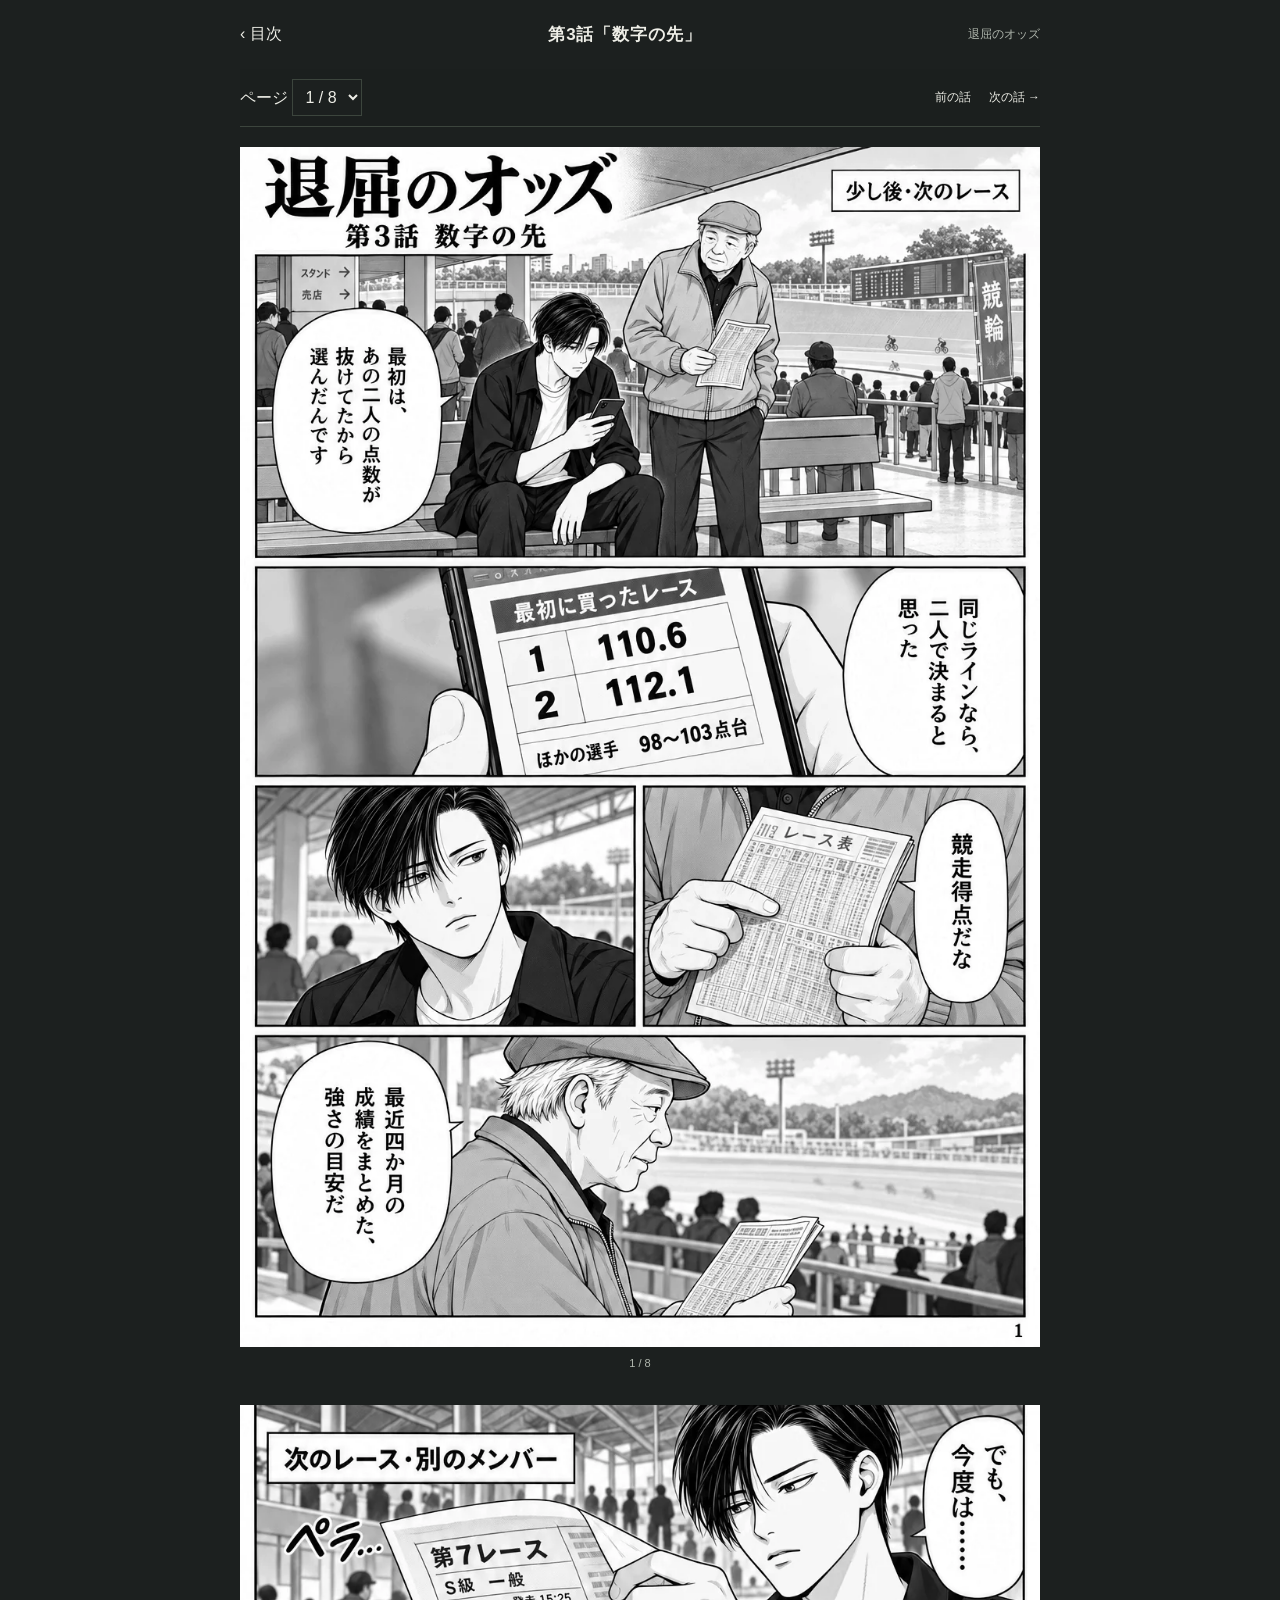
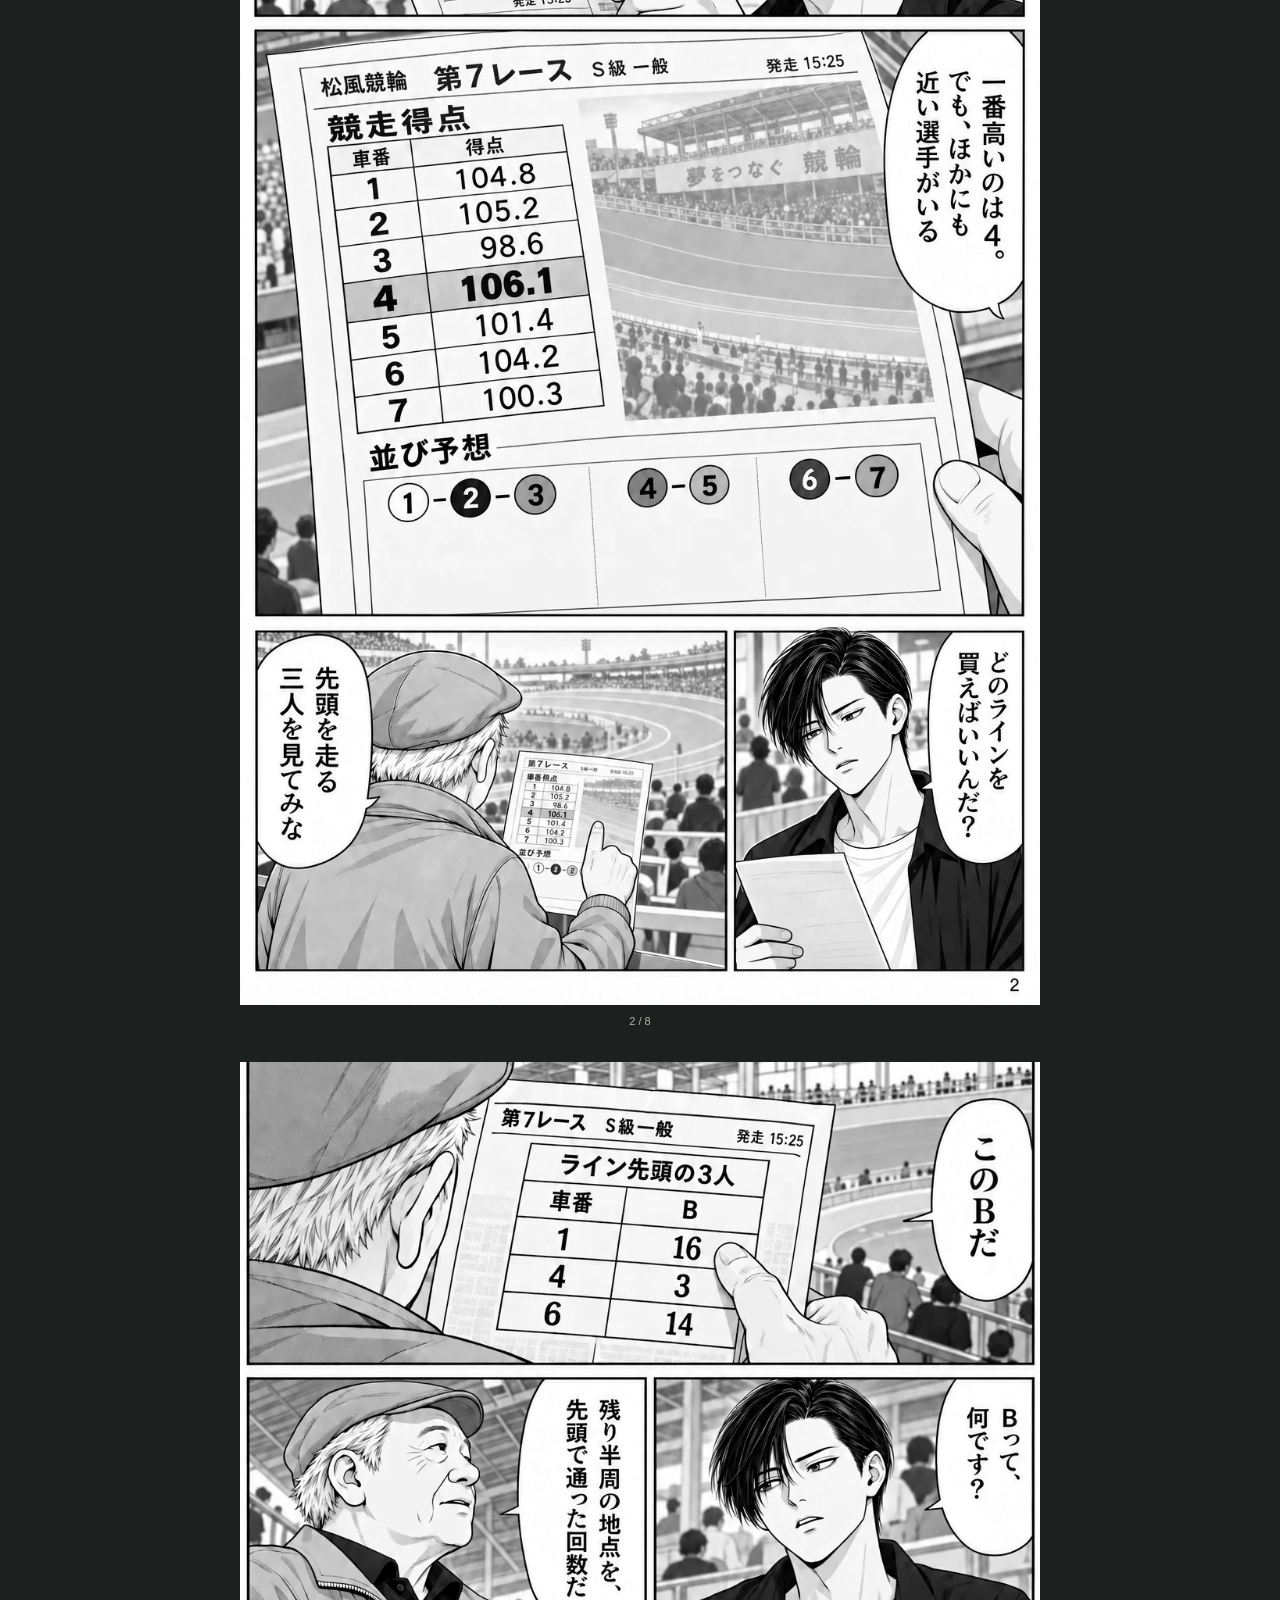
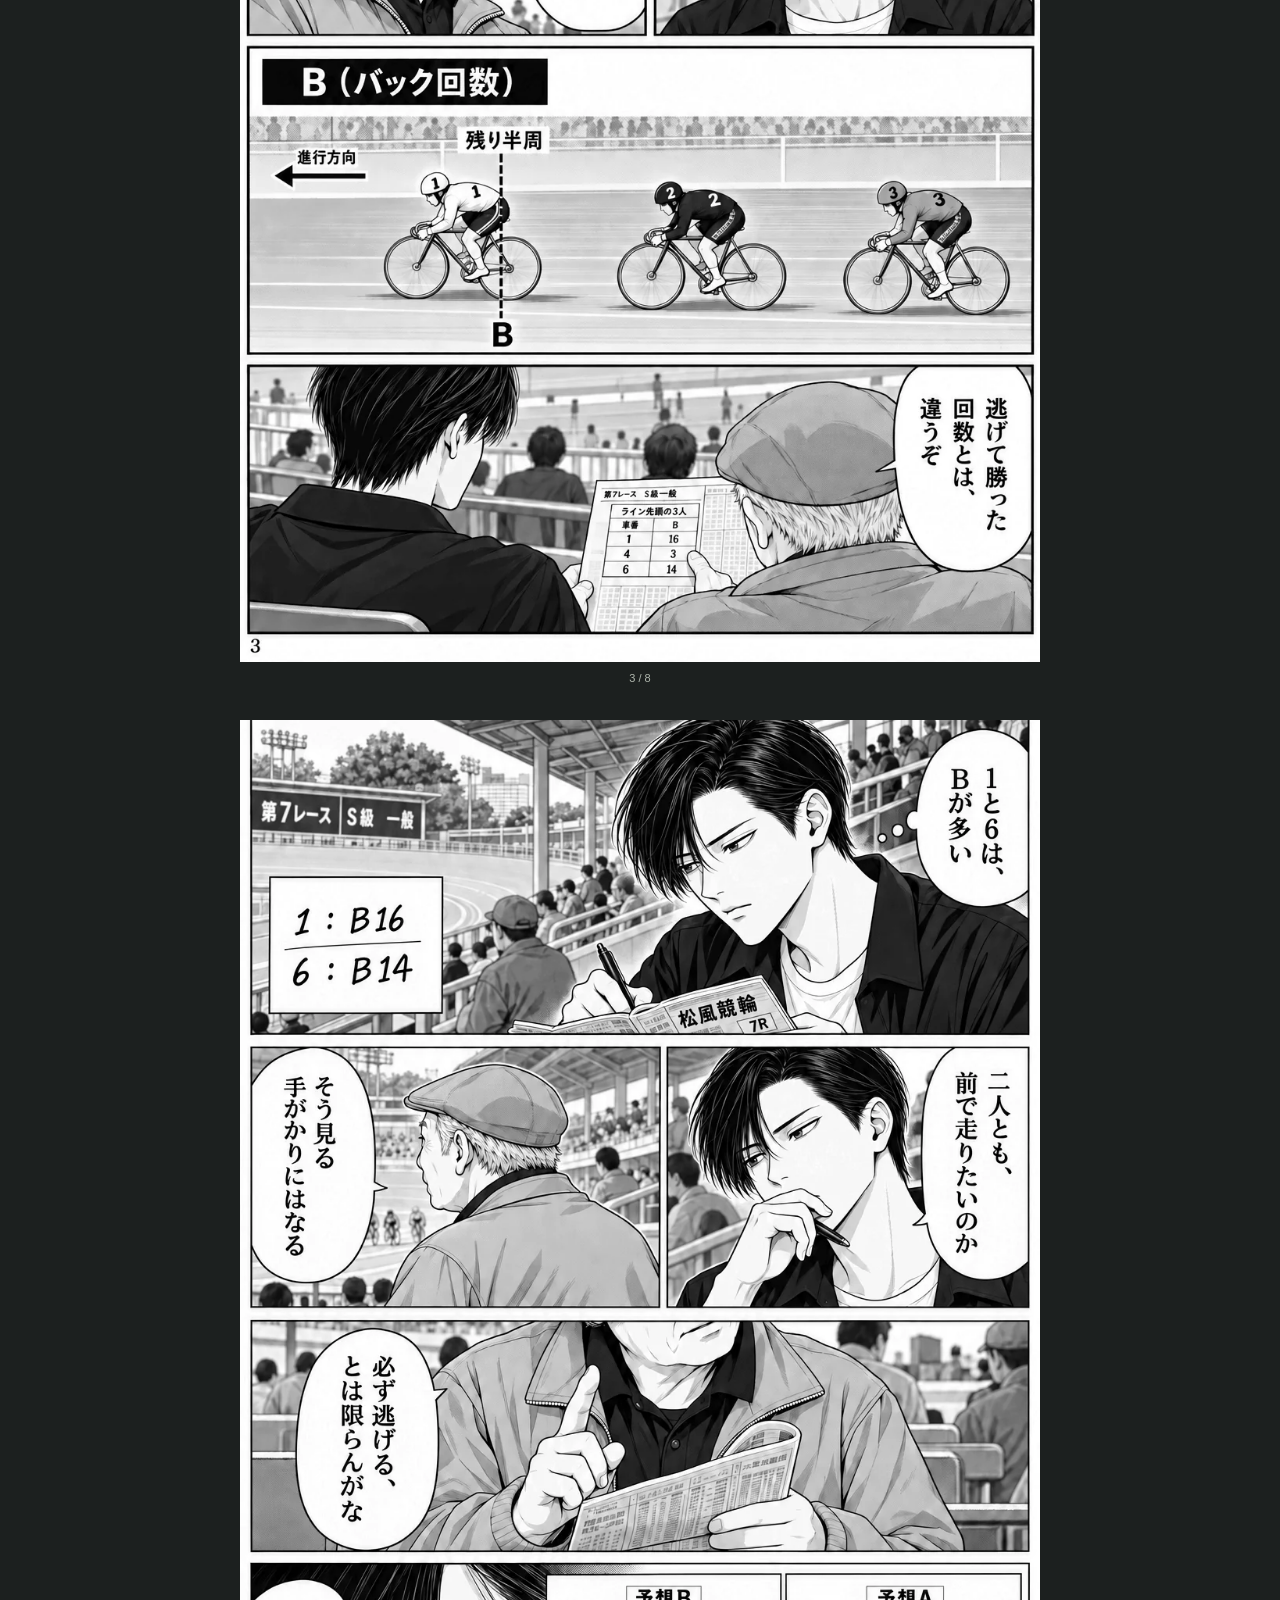
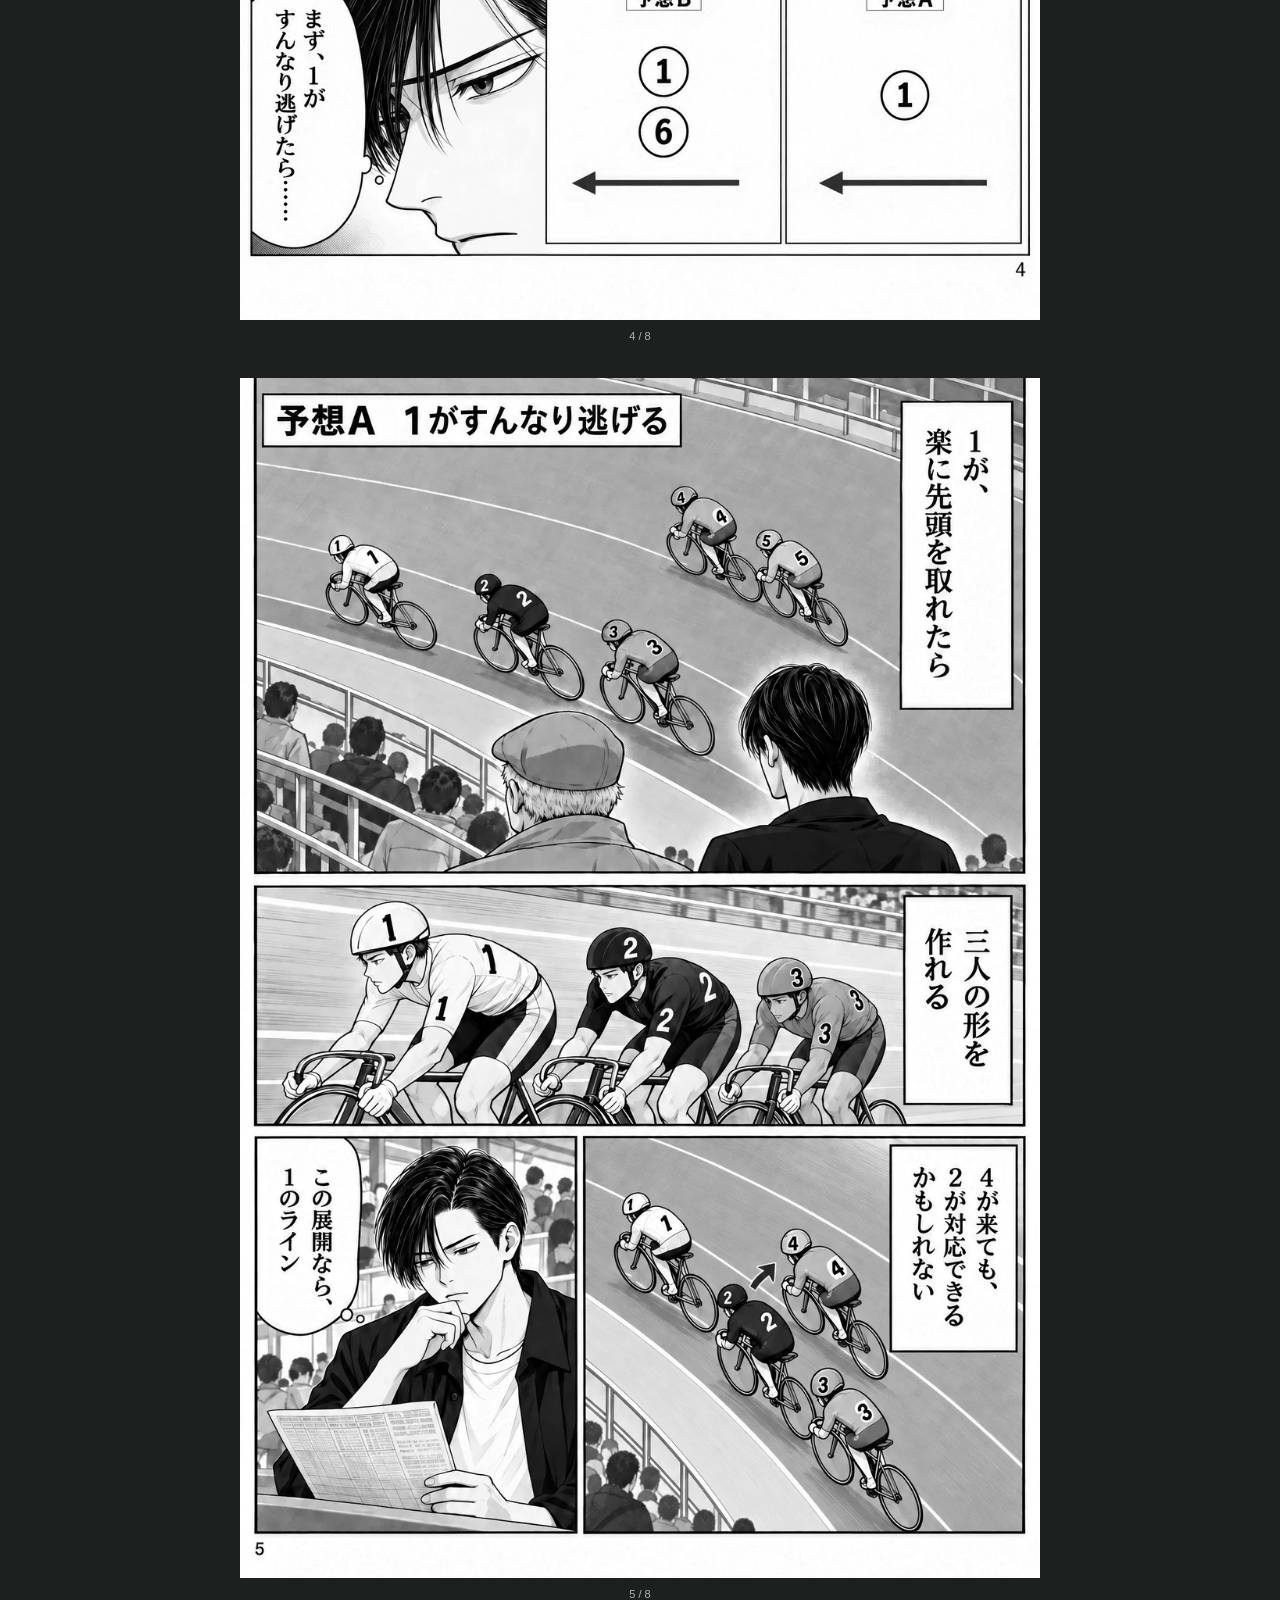
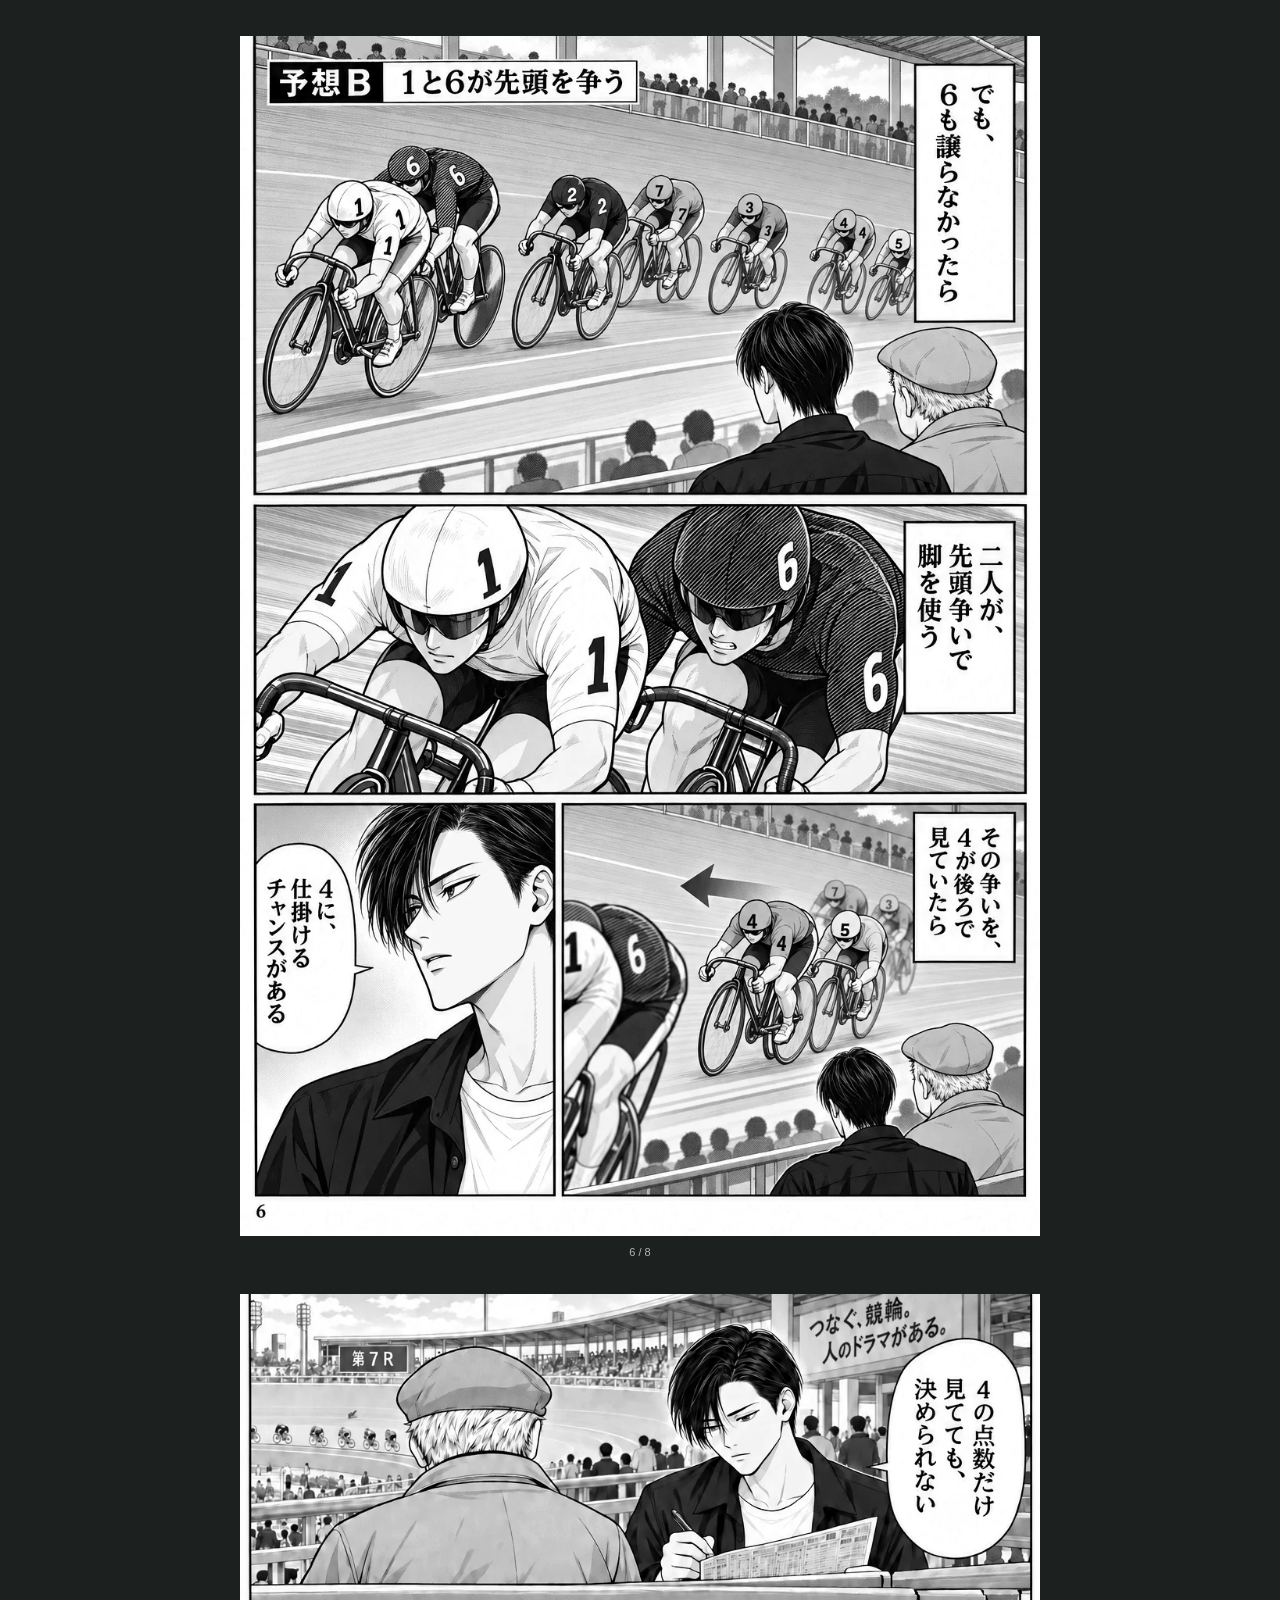
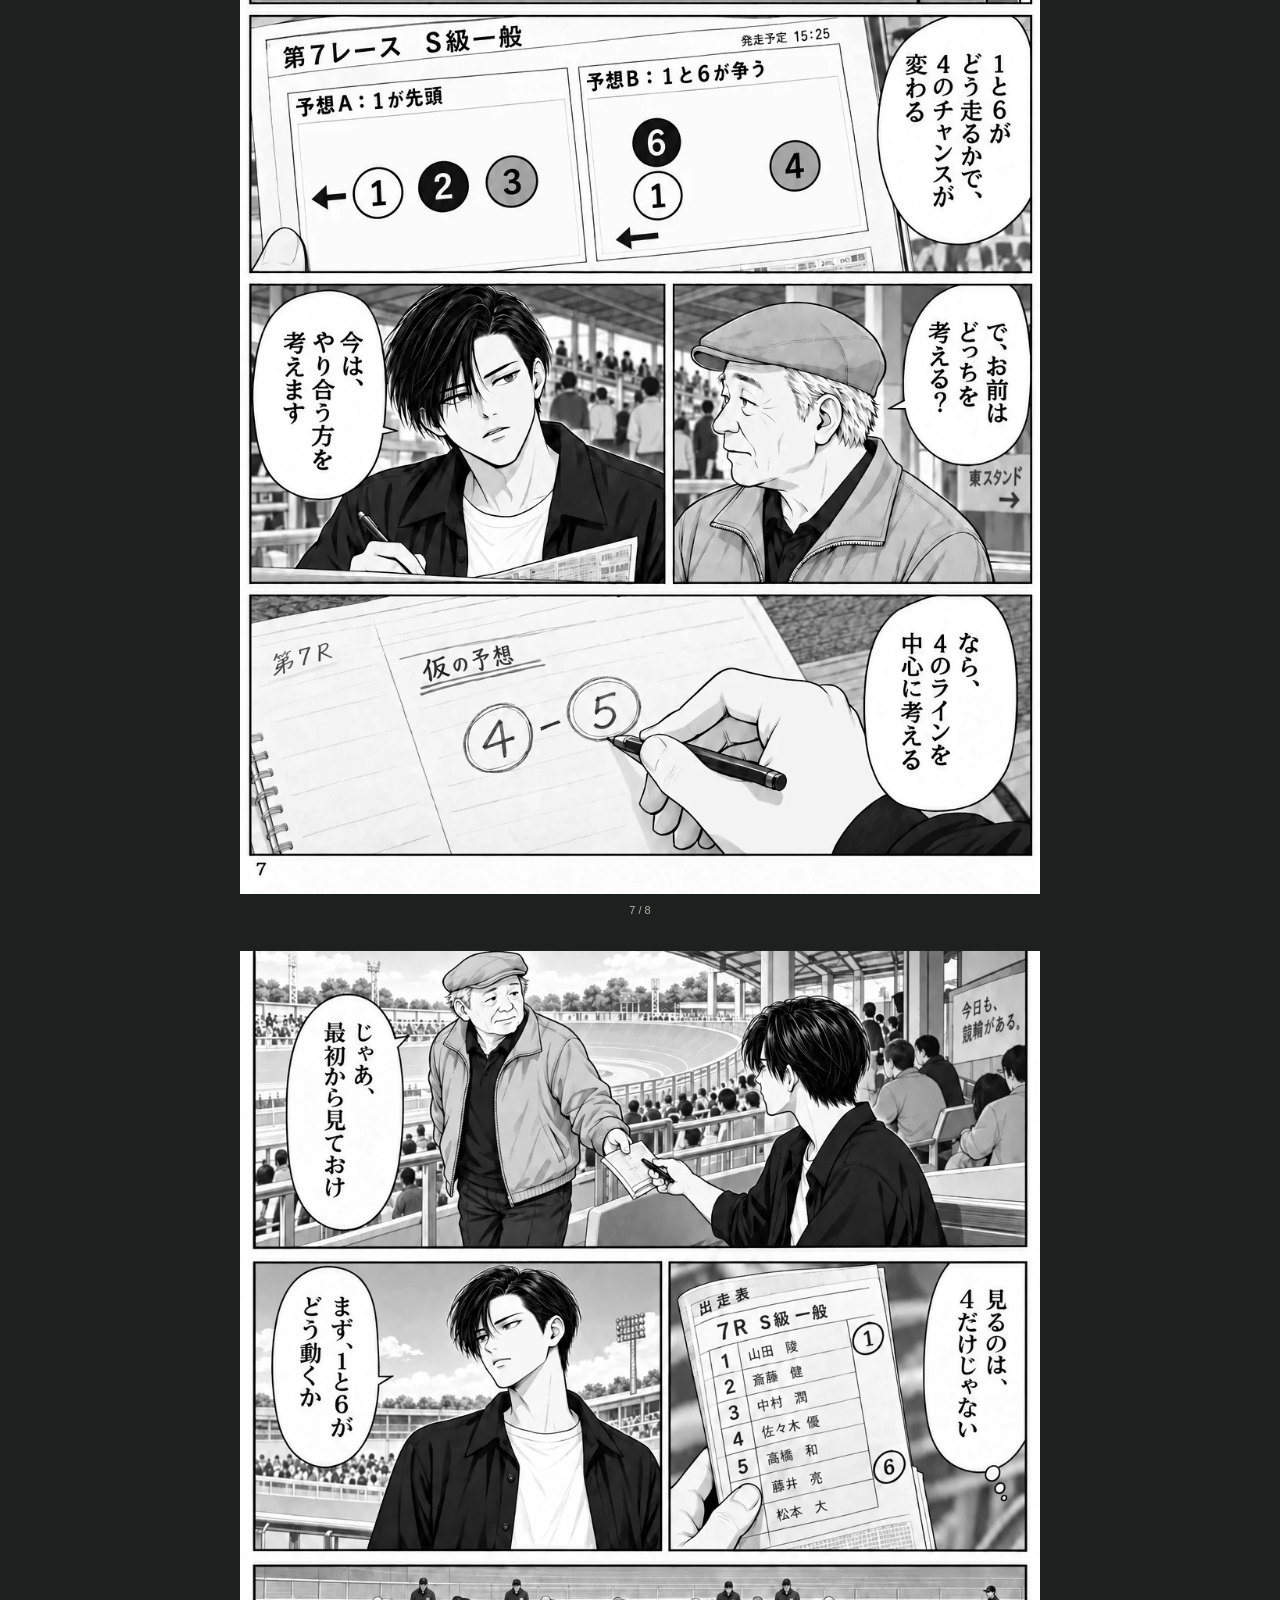
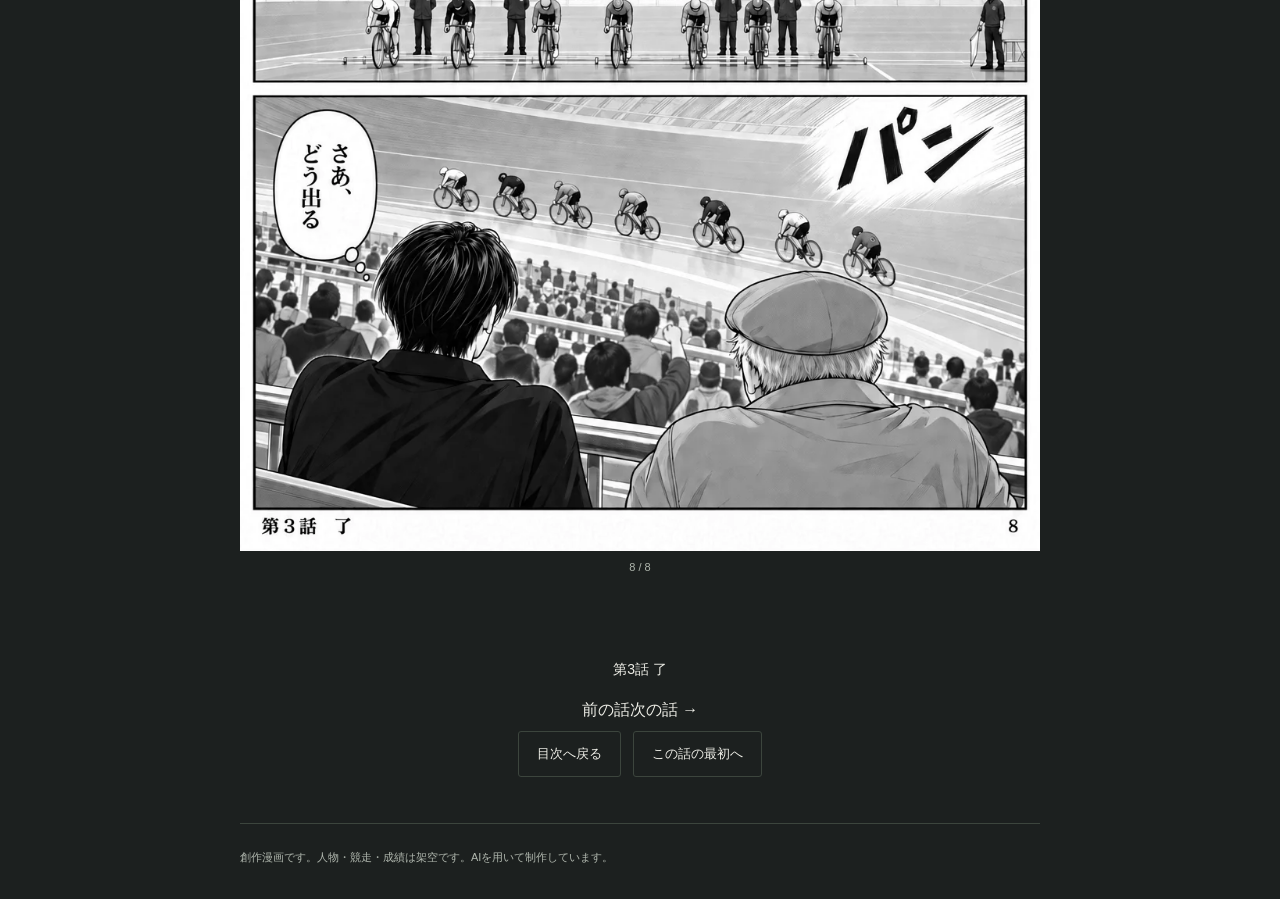
<file: episodes/03/index.html>
<!doctype html><html lang="ja"><head><meta charset="utf-8"><meta name="viewport" content="width=device-width,initial-scale=1"><meta name="theme-color" content="#1c201f"><title>第3話「数字の先」｜退屈のオッズ</title><link rel="stylesheet" href="../../styles.css"></head><body class="reader"><a class="skip" href="#p1">本文へ</a><header class="reader-head wrap"><a href="../../index.html">‹ 目次</a><h1>第3話「数字の先」</h1><span class="muted">退屈のオッズ</span></header><nav class="wrap readerbar" aria-label="話とページ"><label>ページ <select id="jump" aria-label="表示ページ"><option value="1">1 / 8</option><option value="2">2 / 8</option><option value="3">3 / 8</option><option value="4">4 / 8</option><option value="5">5 / 8</option><option value="6">6 / 8</option><option value="7">7 / 8</option><option value="8">8 / 8</option></select></label><div class="links"><a href="../02/">前の話</a><a href="../04/">次の話 →</a></div></nav><main class="pages"><figure id="p1"><img src="page-01.webp" width="1024" height="1536" alt="退屈のオッズ 第3話 1ページ" fetchpriority="high" decoding="async"><figcaption>1 / 8</figcaption></figure>
<figure id="p2"><img src="page-02.webp" width="1024" height="1536" alt="退屈のオッズ 第3話 2ページ" loading="lazy" decoding="async"><figcaption>2 / 8</figcaption></figure>
<figure id="p3"><img src="page-03.webp" width="1024" height="1536" alt="退屈のオッズ 第3話 3ページ" loading="lazy" decoding="async"><figcaption>3 / 8</figcaption></figure>
<figure id="p4"><img src="page-04.webp" width="1024" height="1536" alt="退屈のオッズ 第3話 4ページ" loading="lazy" decoding="async"><figcaption>4 / 8</figcaption></figure>
<figure id="p5"><img src="page-05.webp" width="1024" height="1536" alt="退屈のオッズ 第3話 5ページ" loading="lazy" decoding="async"><figcaption>5 / 8</figcaption></figure>
<figure id="p6"><img src="page-06.webp" width="1024" height="1536" alt="退屈のオッズ 第3話 6ページ" loading="lazy" decoding="async"><figcaption>6 / 8</figcaption></figure>
<figure id="p7"><img src="page-07.webp" width="1024" height="1536" alt="退屈のオッズ 第3話 7ページ" loading="lazy" decoding="async"><figcaption>7 / 8</figcaption></figure>
<figure id="p8"><img src="page-08.webp" width="1024" height="1536" alt="退屈のオッズ 第3話 8ページ" loading="lazy" decoding="async"><figcaption>8 / 8</figcaption></figure></main><section class="reader-end"><p>第3話 了</p><div class="links"><a href="../02/">前の話</a><a href="../04/">次の話 →</a></div><a class="btn" href="../../index.html">目次へ戻る</a><a class="btn" href="#p1">この話の最初へ</a></section><footer class="wrap">創作漫画です。人物・競走・成績は架空です。AIを用いて制作しています。</footer><script src="../../reader.js"></script></body></html>
</file>
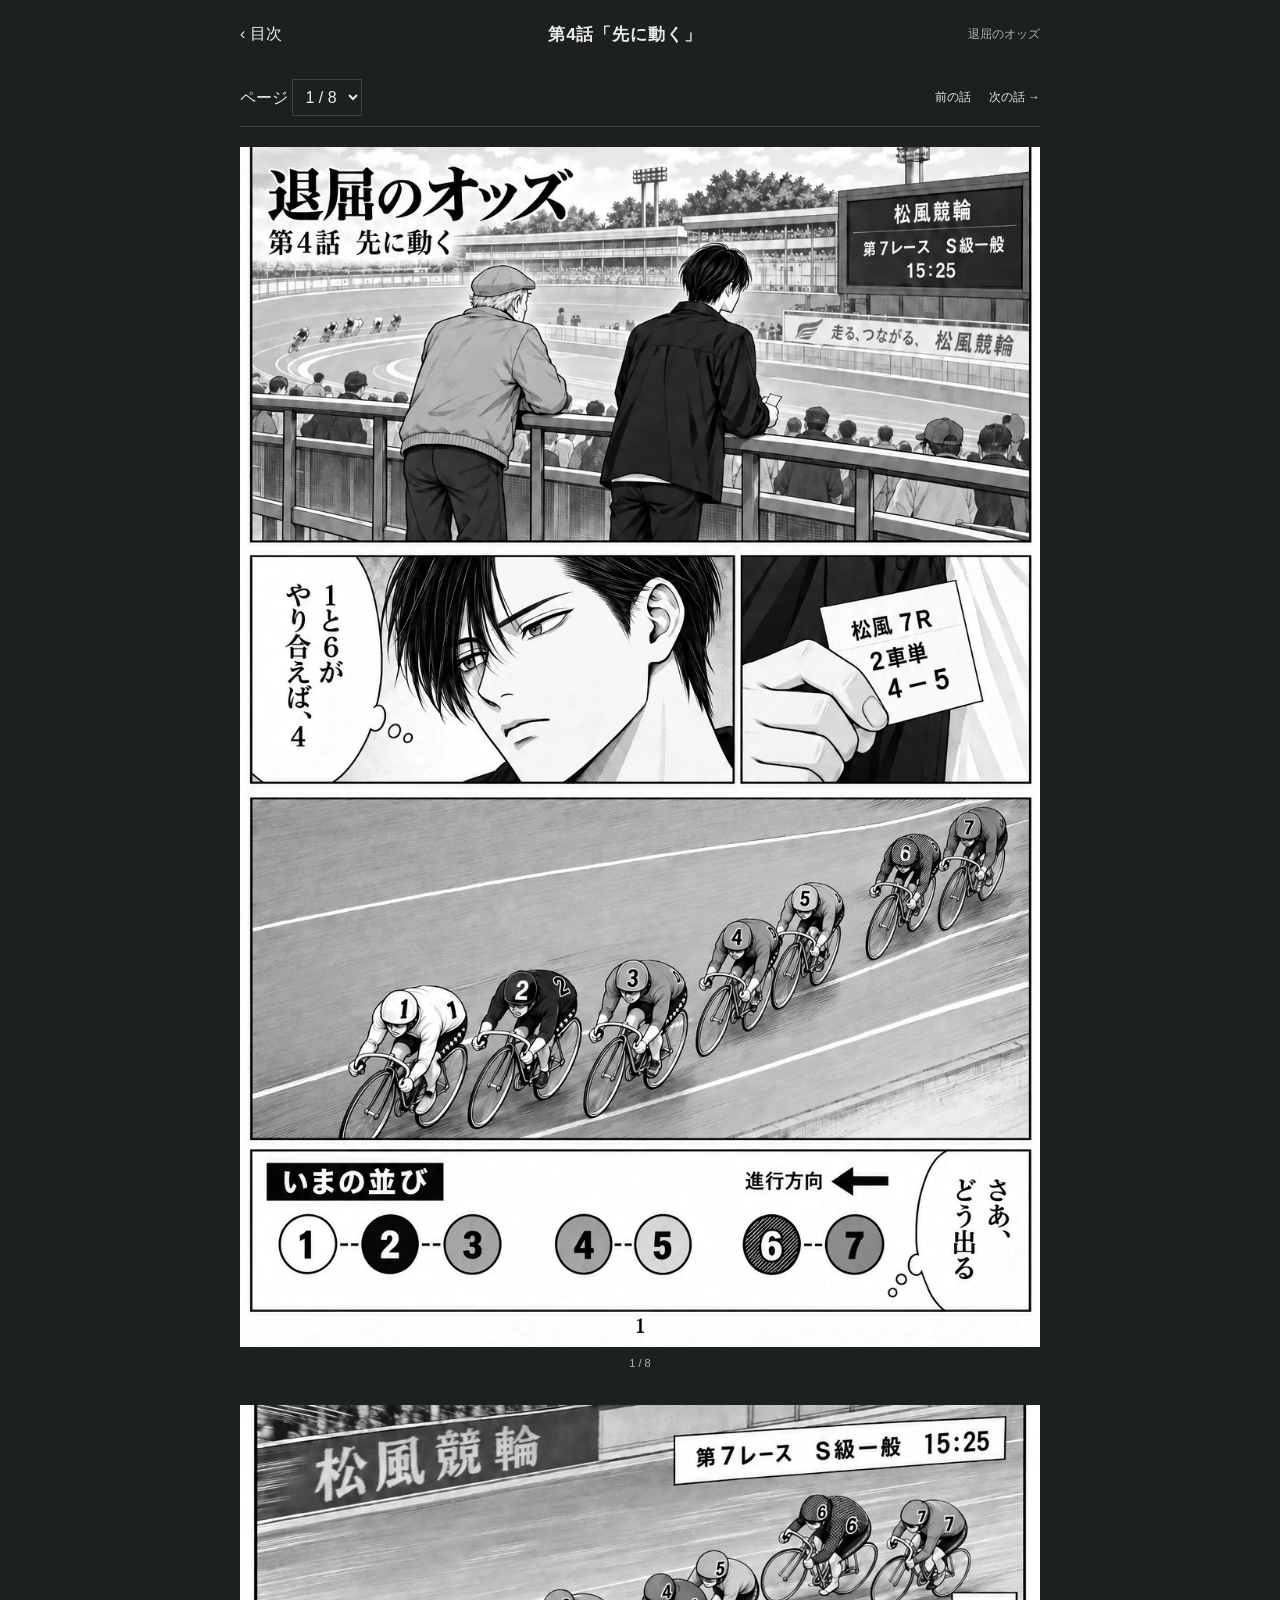
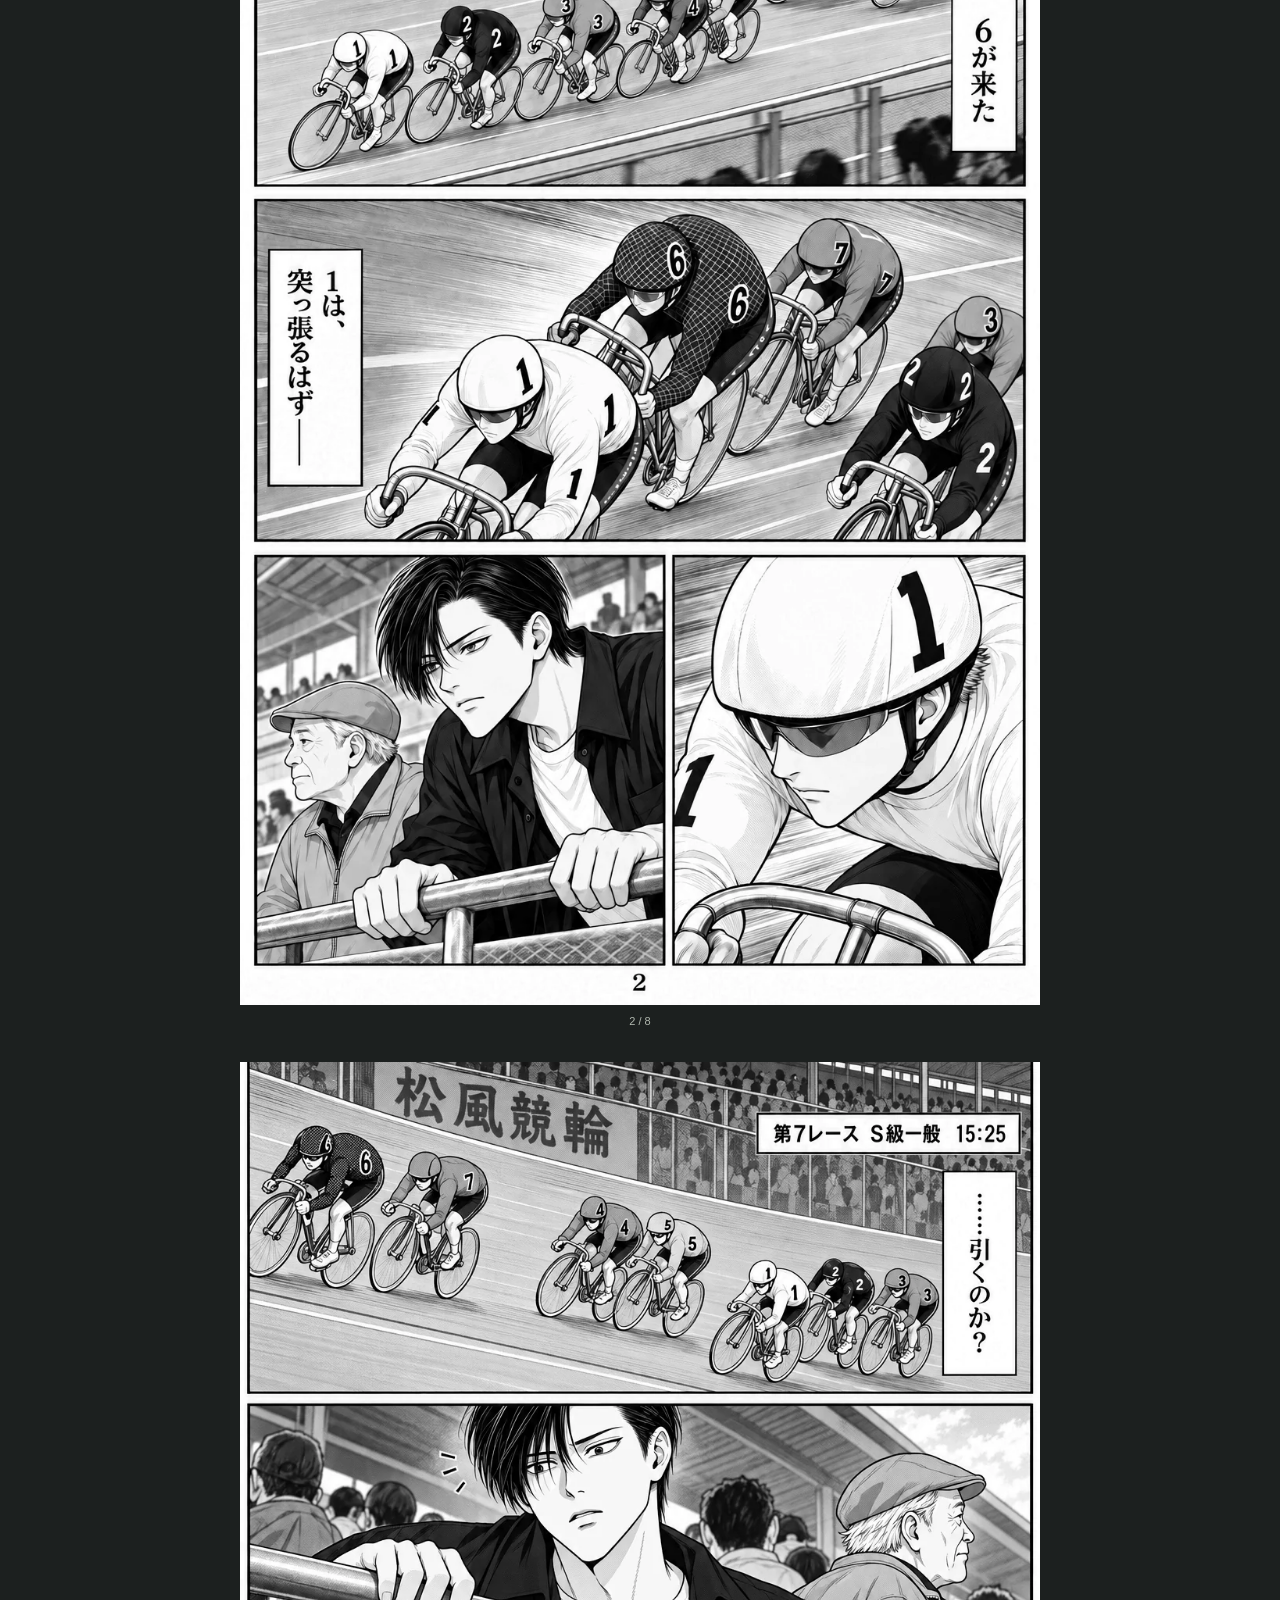
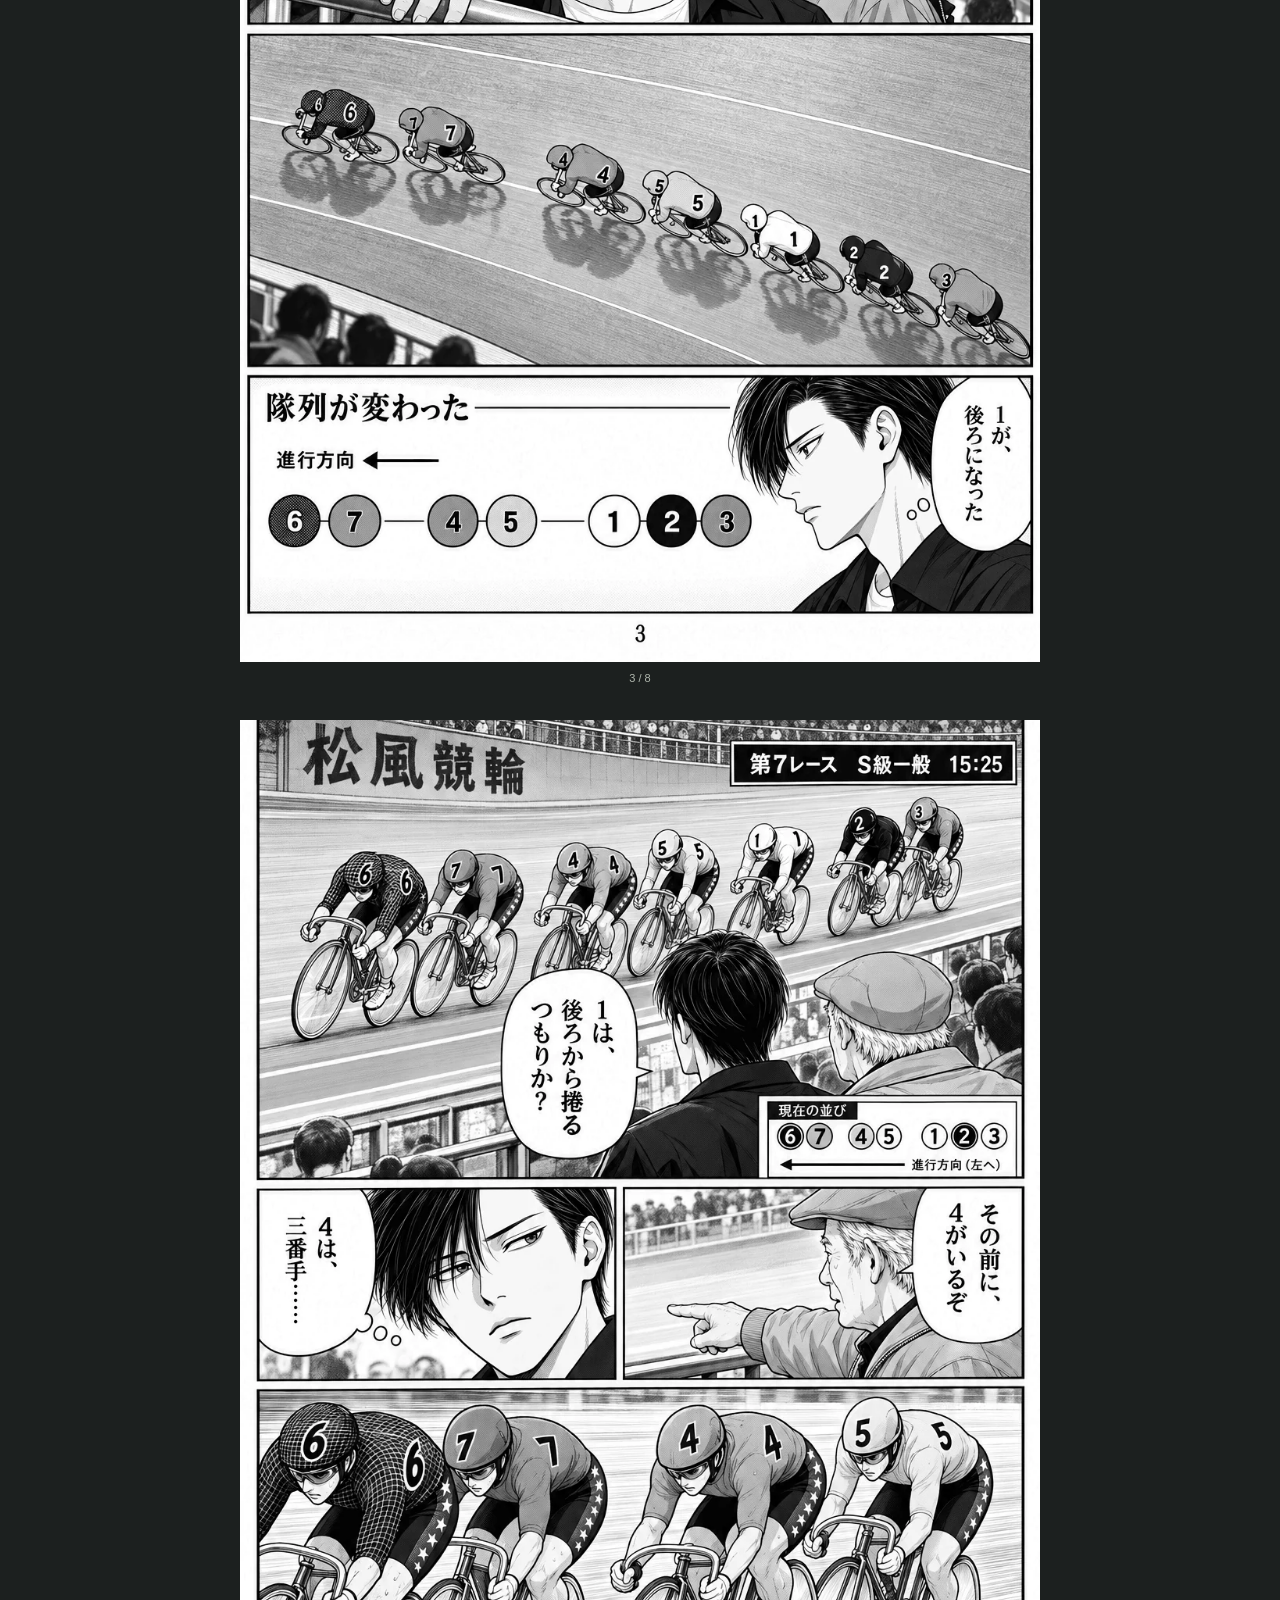
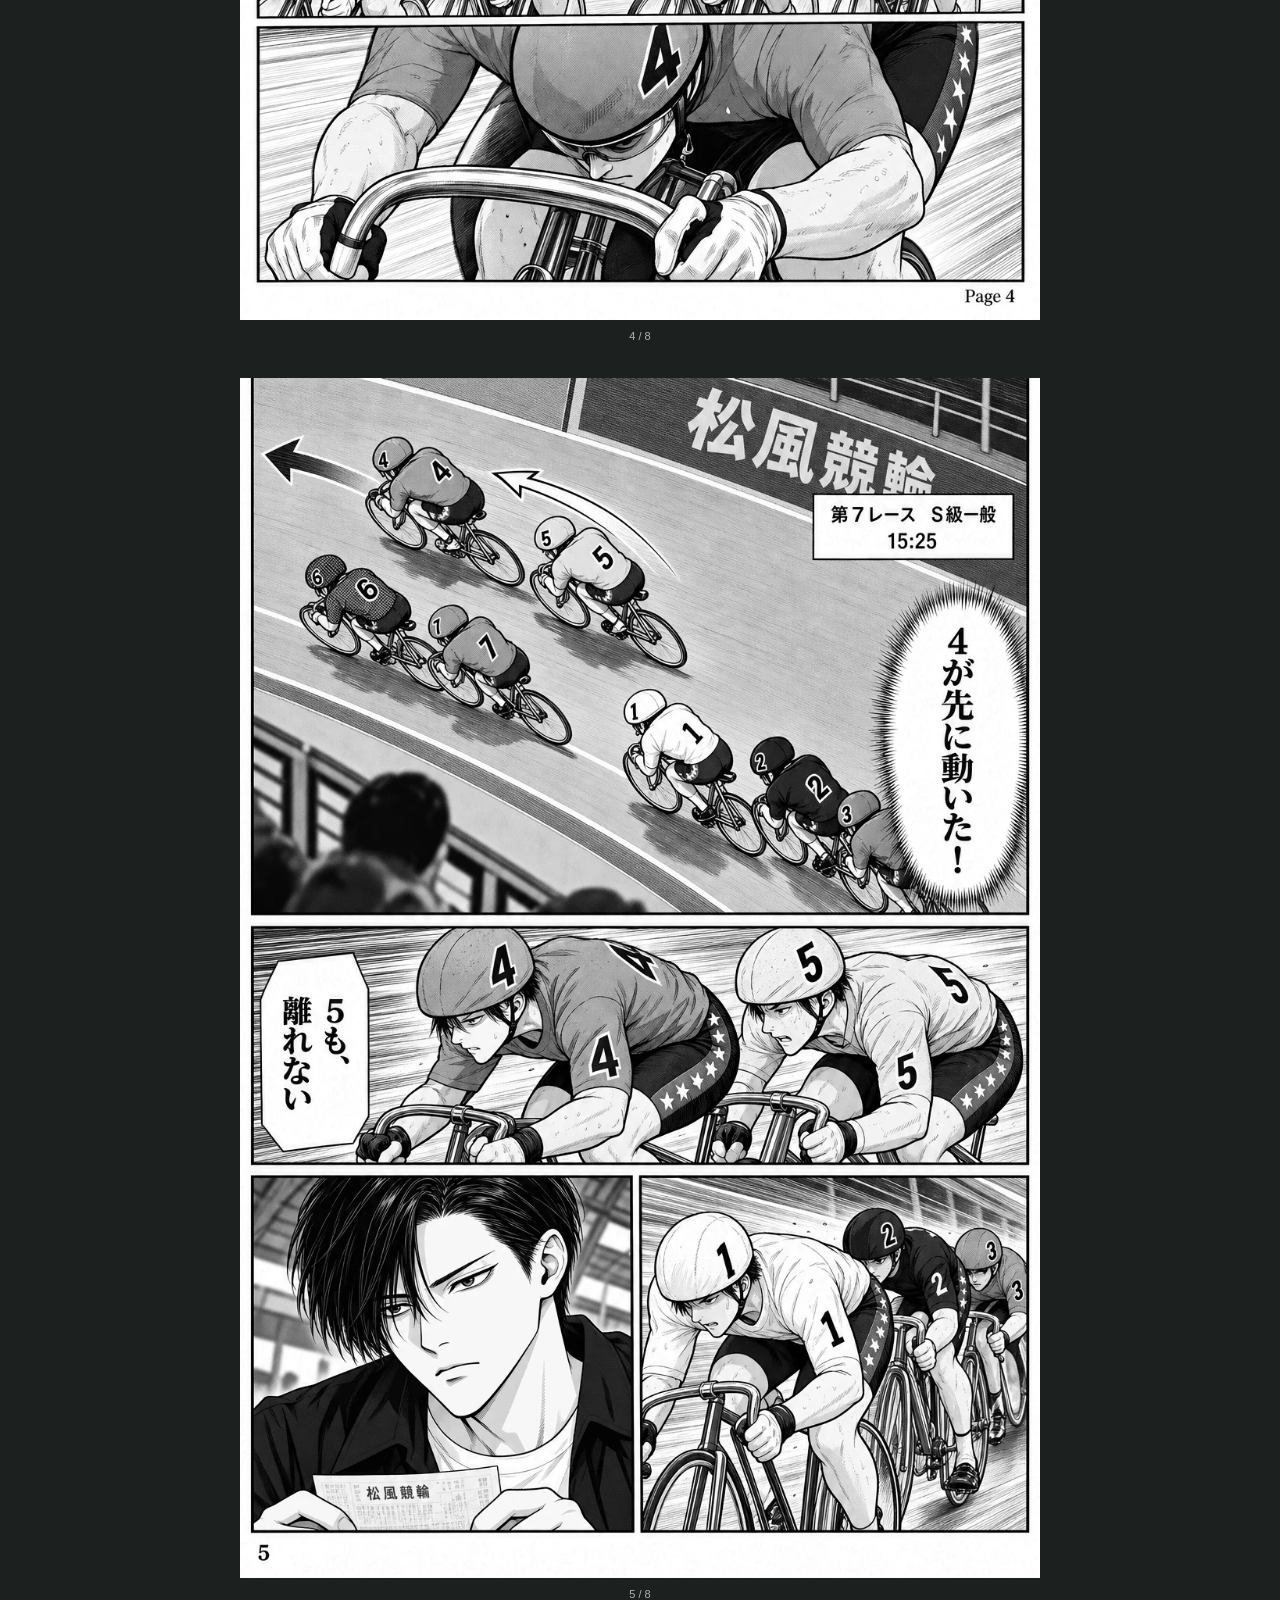
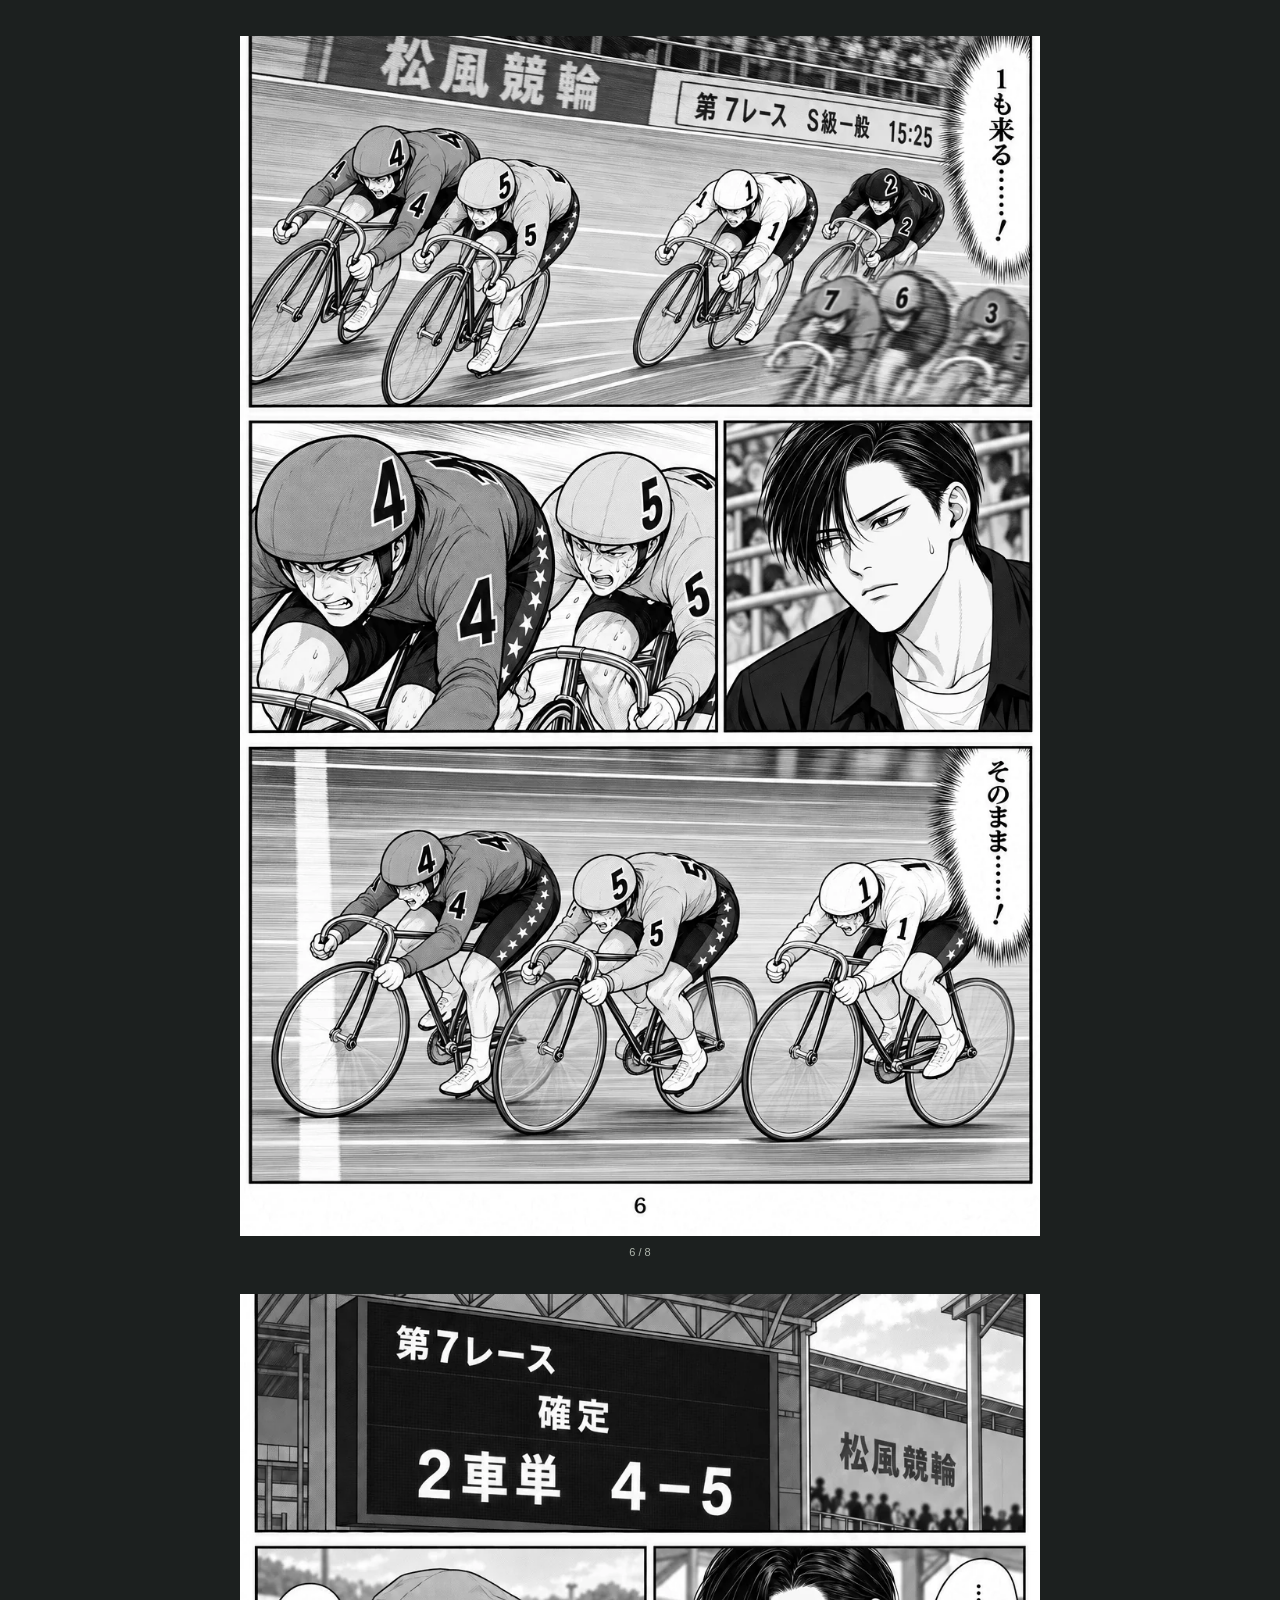
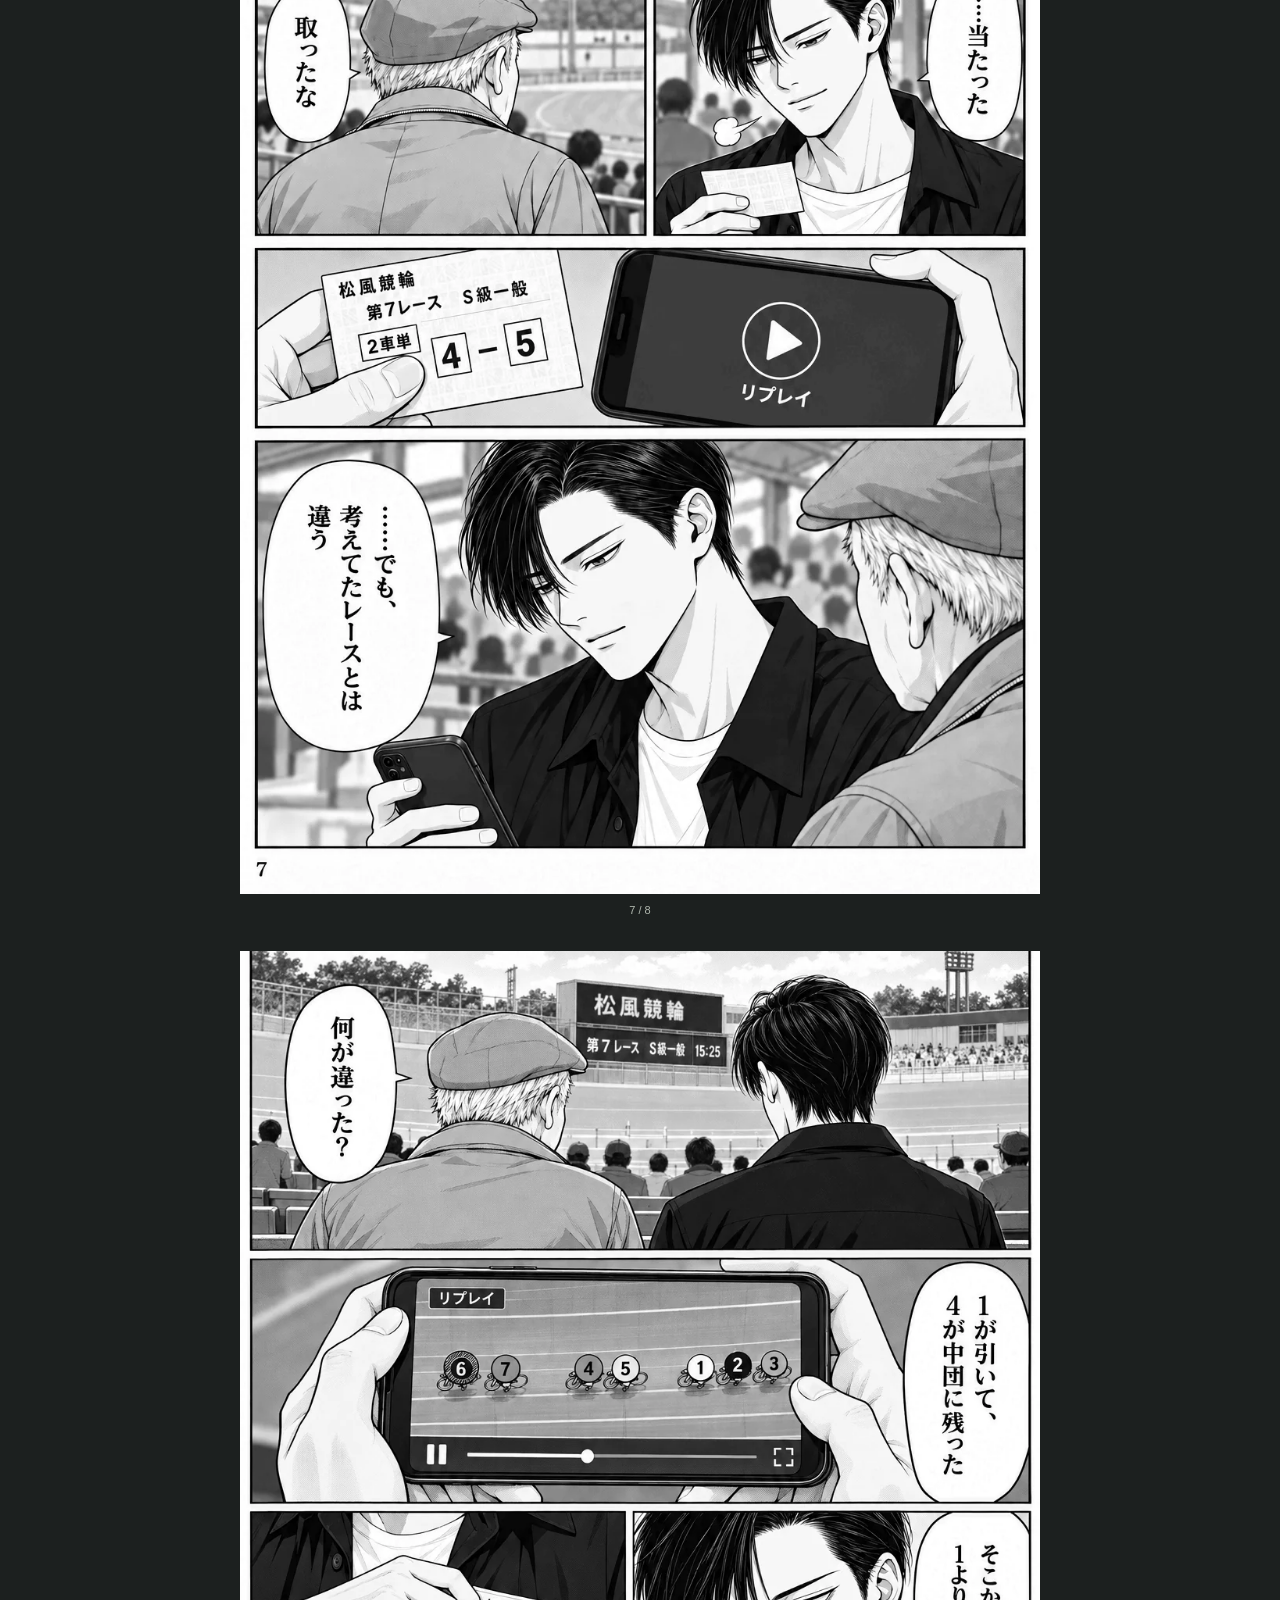
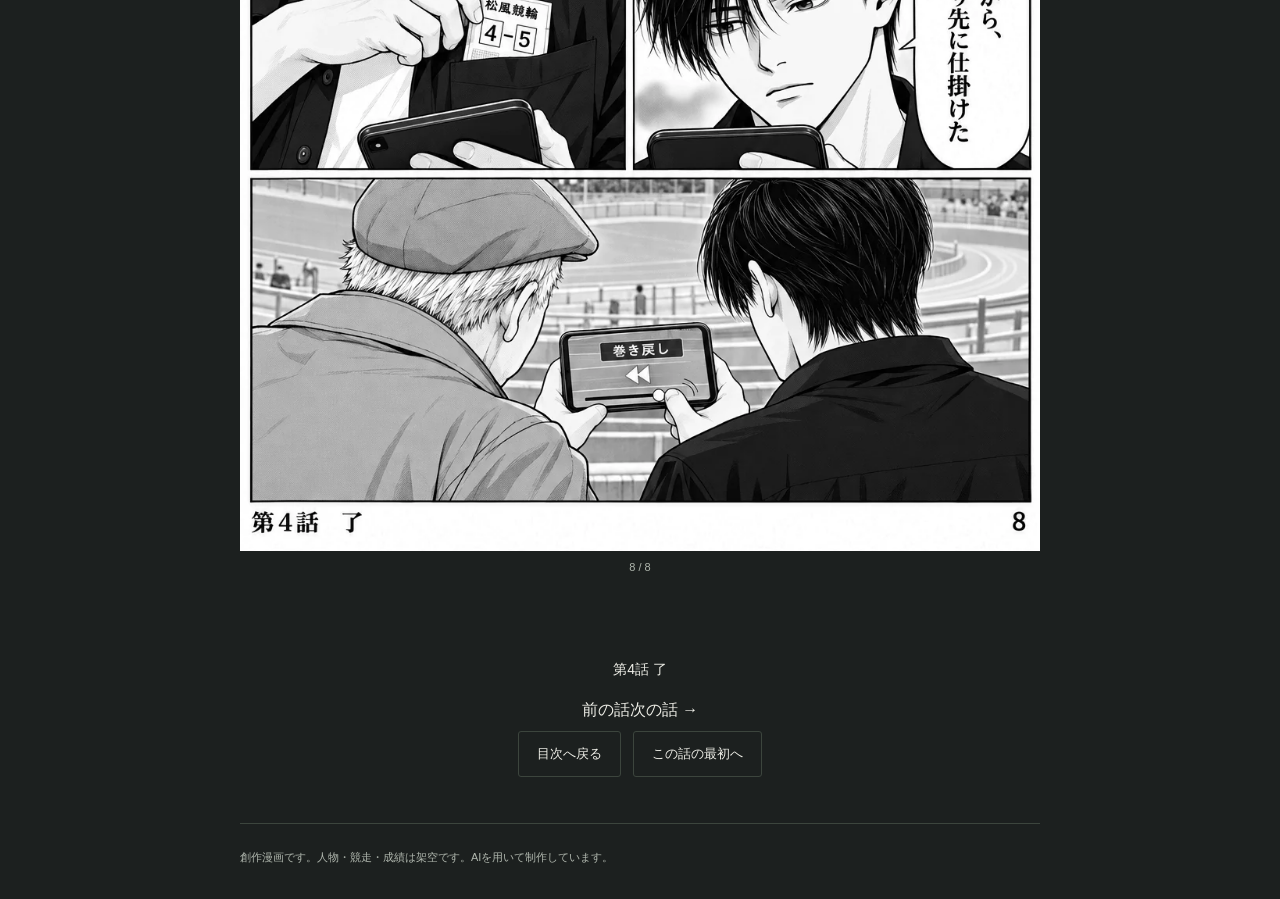
<file: episodes/04/index.html>
<!doctype html><html lang="ja"><head><meta charset="utf-8"><meta name="viewport" content="width=device-width,initial-scale=1"><meta name="theme-color" content="#1c201f"><title>第4話「先に動く」｜退屈のオッズ</title><link rel="stylesheet" href="../../styles.css"></head><body class="reader"><a class="skip" href="#p1">本文へ</a><header class="reader-head wrap"><a href="../../index.html">‹ 目次</a><h1>第4話「先に動く」</h1><span class="muted">退屈のオッズ</span></header><nav class="wrap readerbar" aria-label="話とページ"><label>ページ <select id="jump" aria-label="表示ページ"><option value="1">1 / 8</option><option value="2">2 / 8</option><option value="3">3 / 8</option><option value="4">4 / 8</option><option value="5">5 / 8</option><option value="6">6 / 8</option><option value="7">7 / 8</option><option value="8">8 / 8</option></select></label><div class="links"><a href="../03/">前の話</a><a href="../05/">次の話 →</a></div></nav><main class="pages"><figure id="p1"><img src="page-01.webp" width="1024" height="1536" alt="退屈のオッズ 第4話 1ページ" fetchpriority="high" decoding="async"><figcaption>1 / 8</figcaption></figure>
<figure id="p2"><img src="page-02.webp" width="1024" height="1536" alt="退屈のオッズ 第4話 2ページ" loading="lazy" decoding="async"><figcaption>2 / 8</figcaption></figure>
<figure id="p3"><img src="page-03.webp" width="1024" height="1536" alt="退屈のオッズ 第4話 3ページ" loading="lazy" decoding="async"><figcaption>3 / 8</figcaption></figure>
<figure id="p4"><img src="page-04.webp" width="1024" height="1536" alt="退屈のオッズ 第4話 4ページ" loading="lazy" decoding="async"><figcaption>4 / 8</figcaption></figure>
<figure id="p5"><img src="page-05.webp" width="1024" height="1536" alt="退屈のオッズ 第4話 5ページ" loading="lazy" decoding="async"><figcaption>5 / 8</figcaption></figure>
<figure id="p6"><img src="page-06.webp" width="1024" height="1536" alt="退屈のオッズ 第4話 6ページ" loading="lazy" decoding="async"><figcaption>6 / 8</figcaption></figure>
<figure id="p7"><img src="page-07.webp" width="1024" height="1536" alt="退屈のオッズ 第4話 7ページ" loading="lazy" decoding="async"><figcaption>7 / 8</figcaption></figure>
<figure id="p8"><img src="page-08.webp" width="1024" height="1536" alt="退屈のオッズ 第4話 8ページ" loading="lazy" decoding="async"><figcaption>8 / 8</figcaption></figure></main><section class="reader-end"><p>第4話 了</p><div class="links"><a href="../03/">前の話</a><a href="../05/">次の話 →</a></div><a class="btn" href="../../index.html">目次へ戻る</a><a class="btn" href="#p1">この話の最初へ</a></section><footer class="wrap">創作漫画です。人物・競走・成績は架空です。AIを用いて制作しています。</footer><script src="../../reader.js"></script></body></html>
</file>
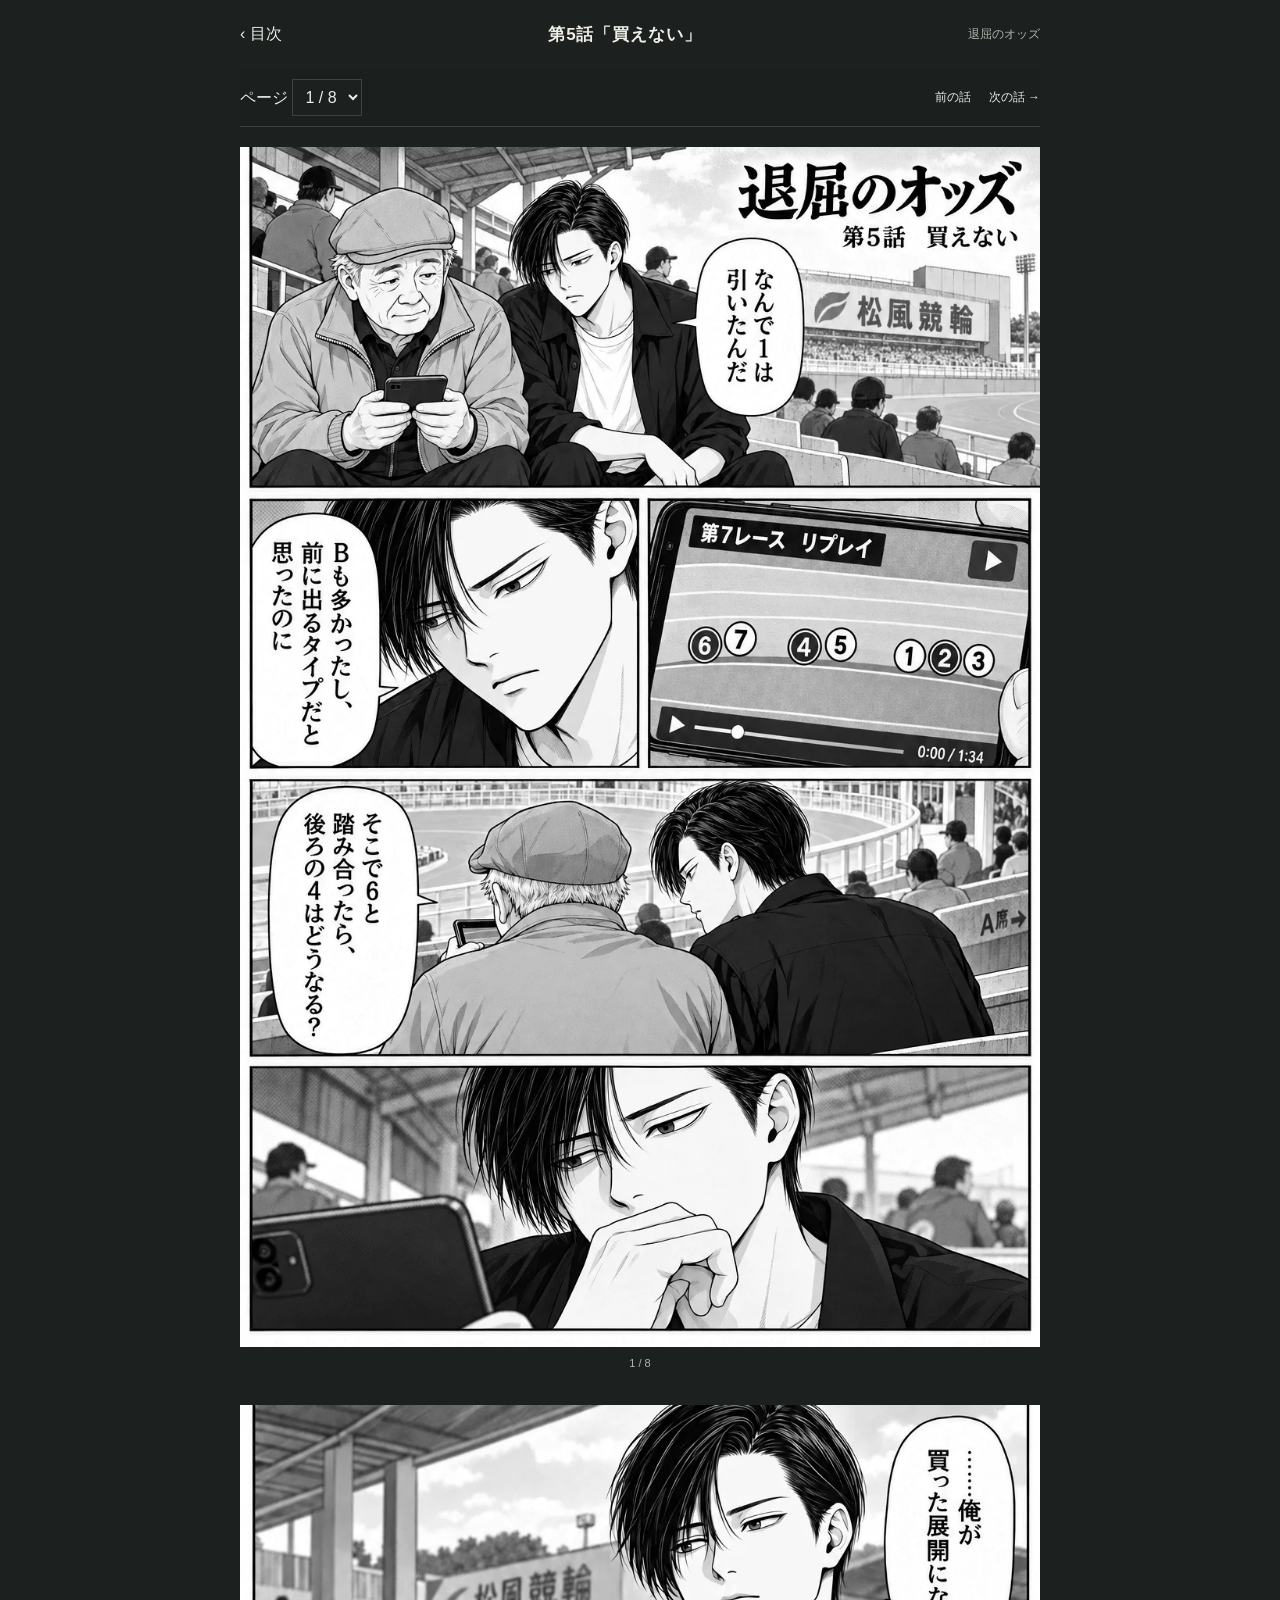
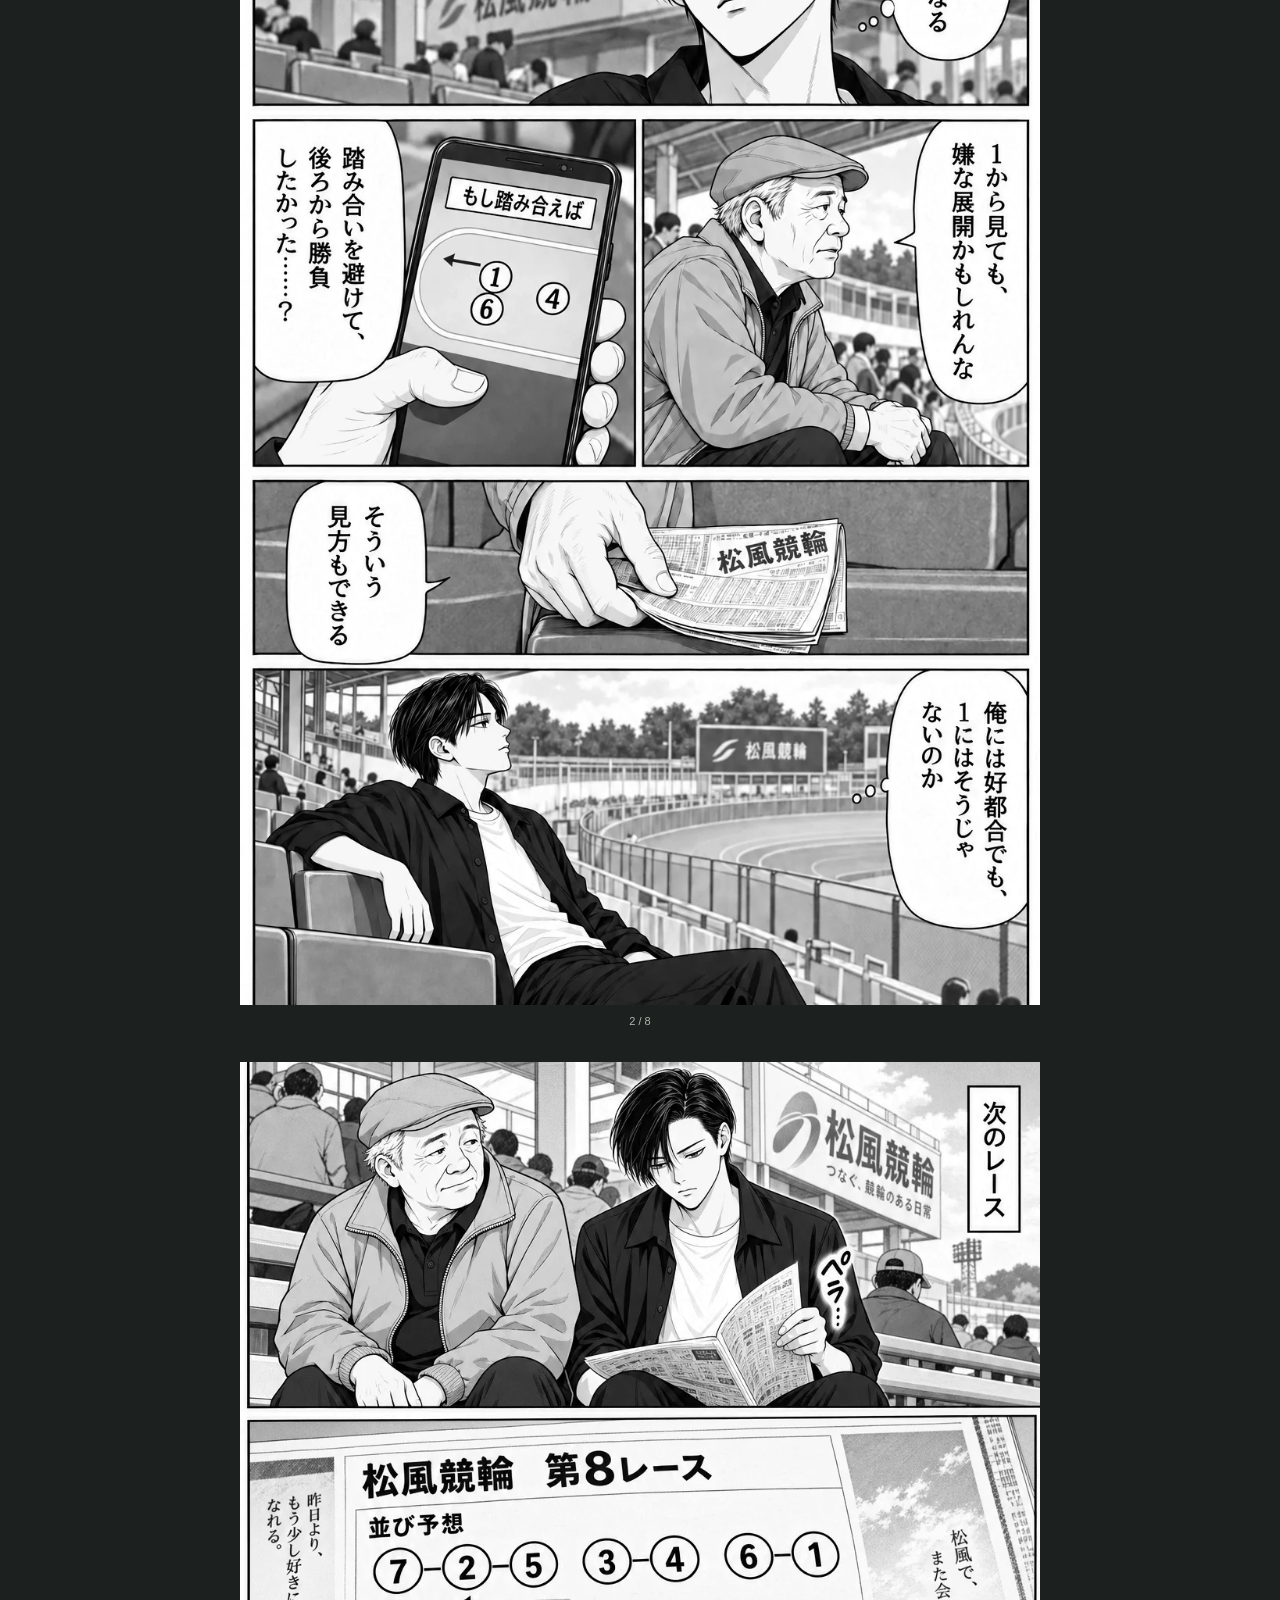
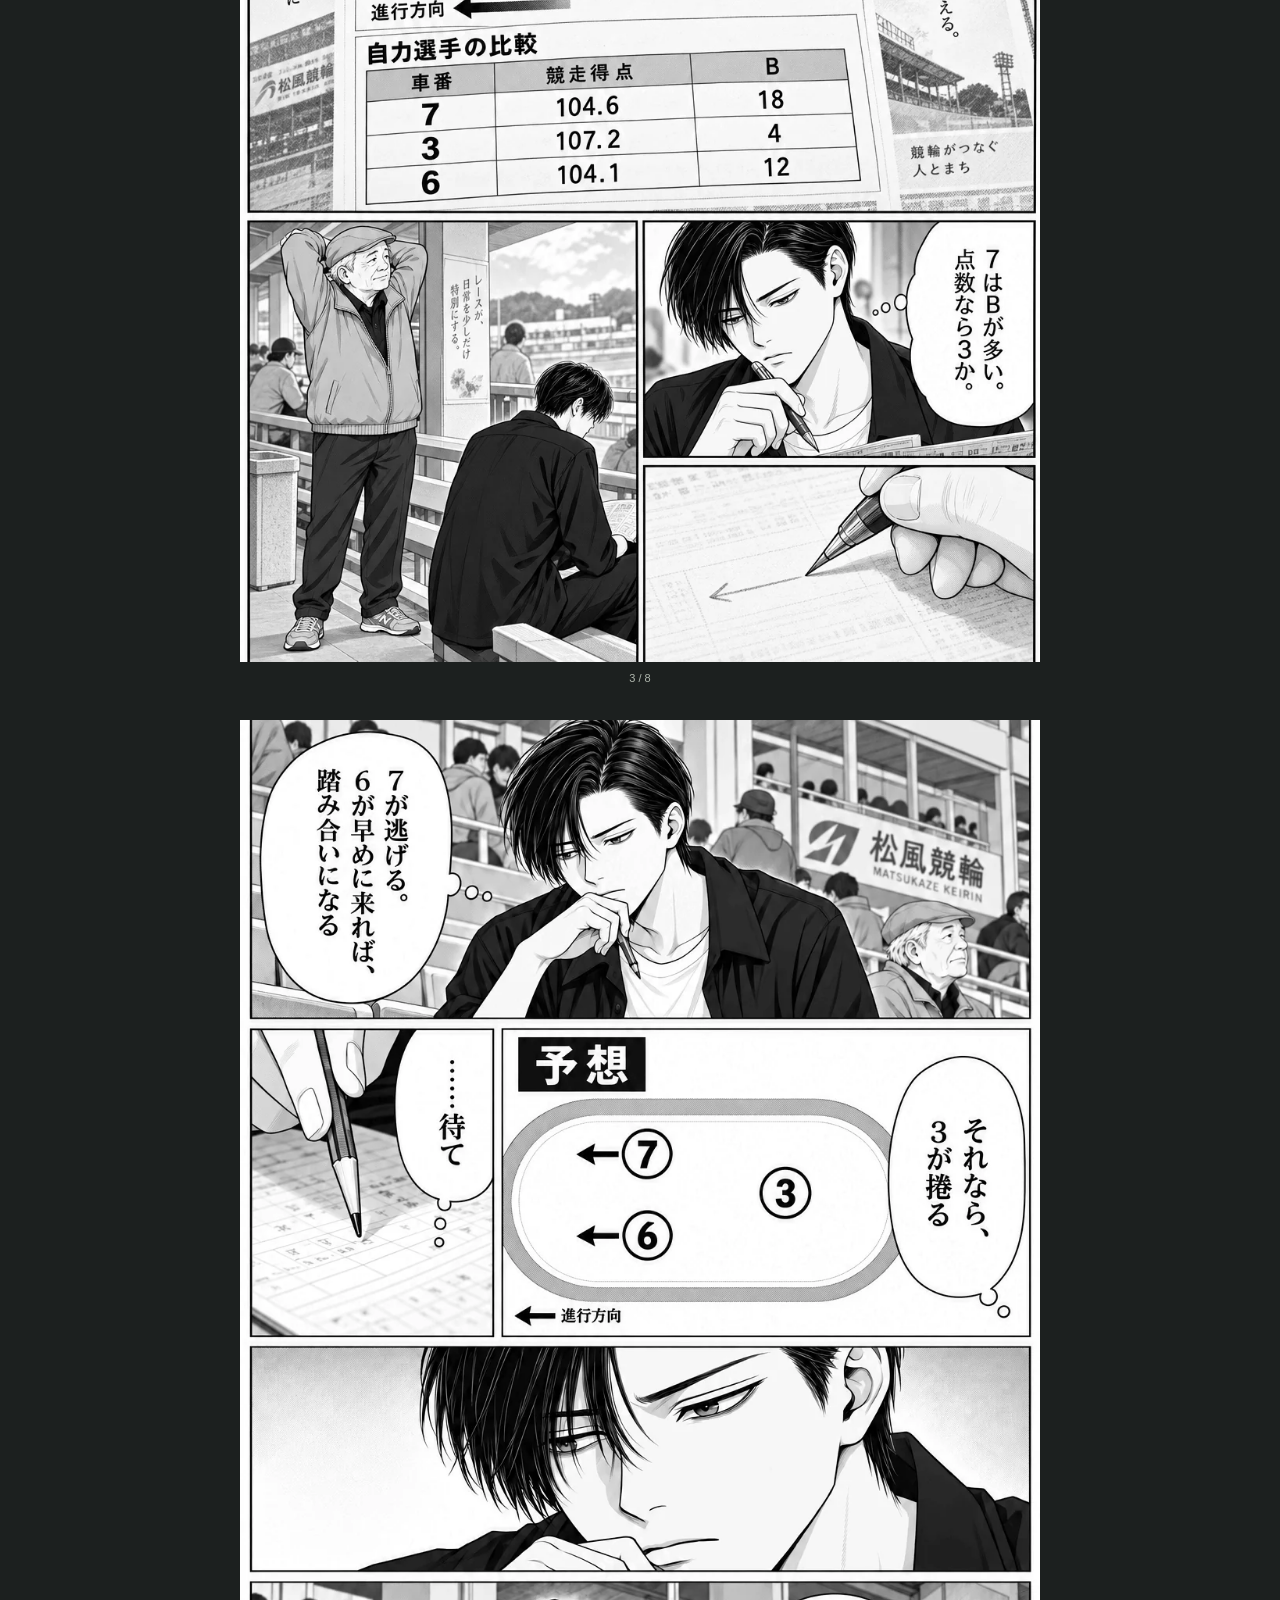
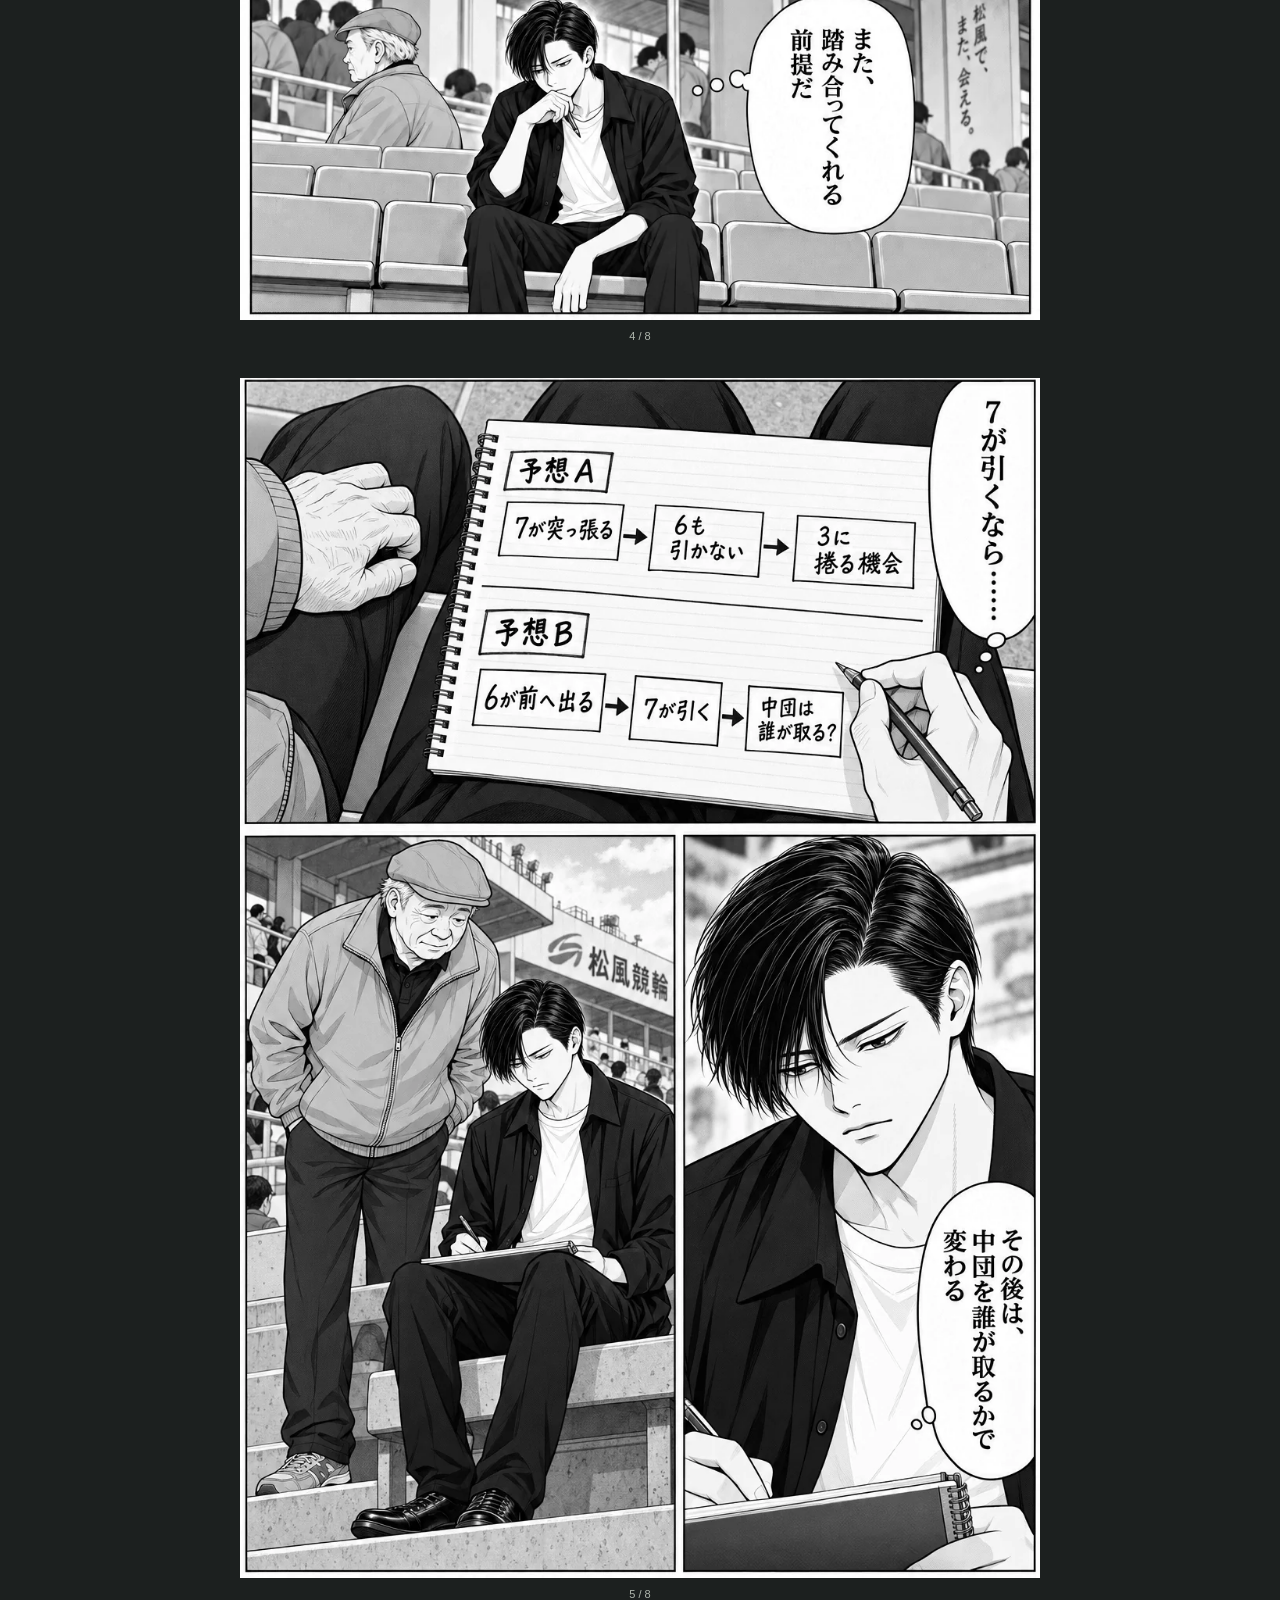
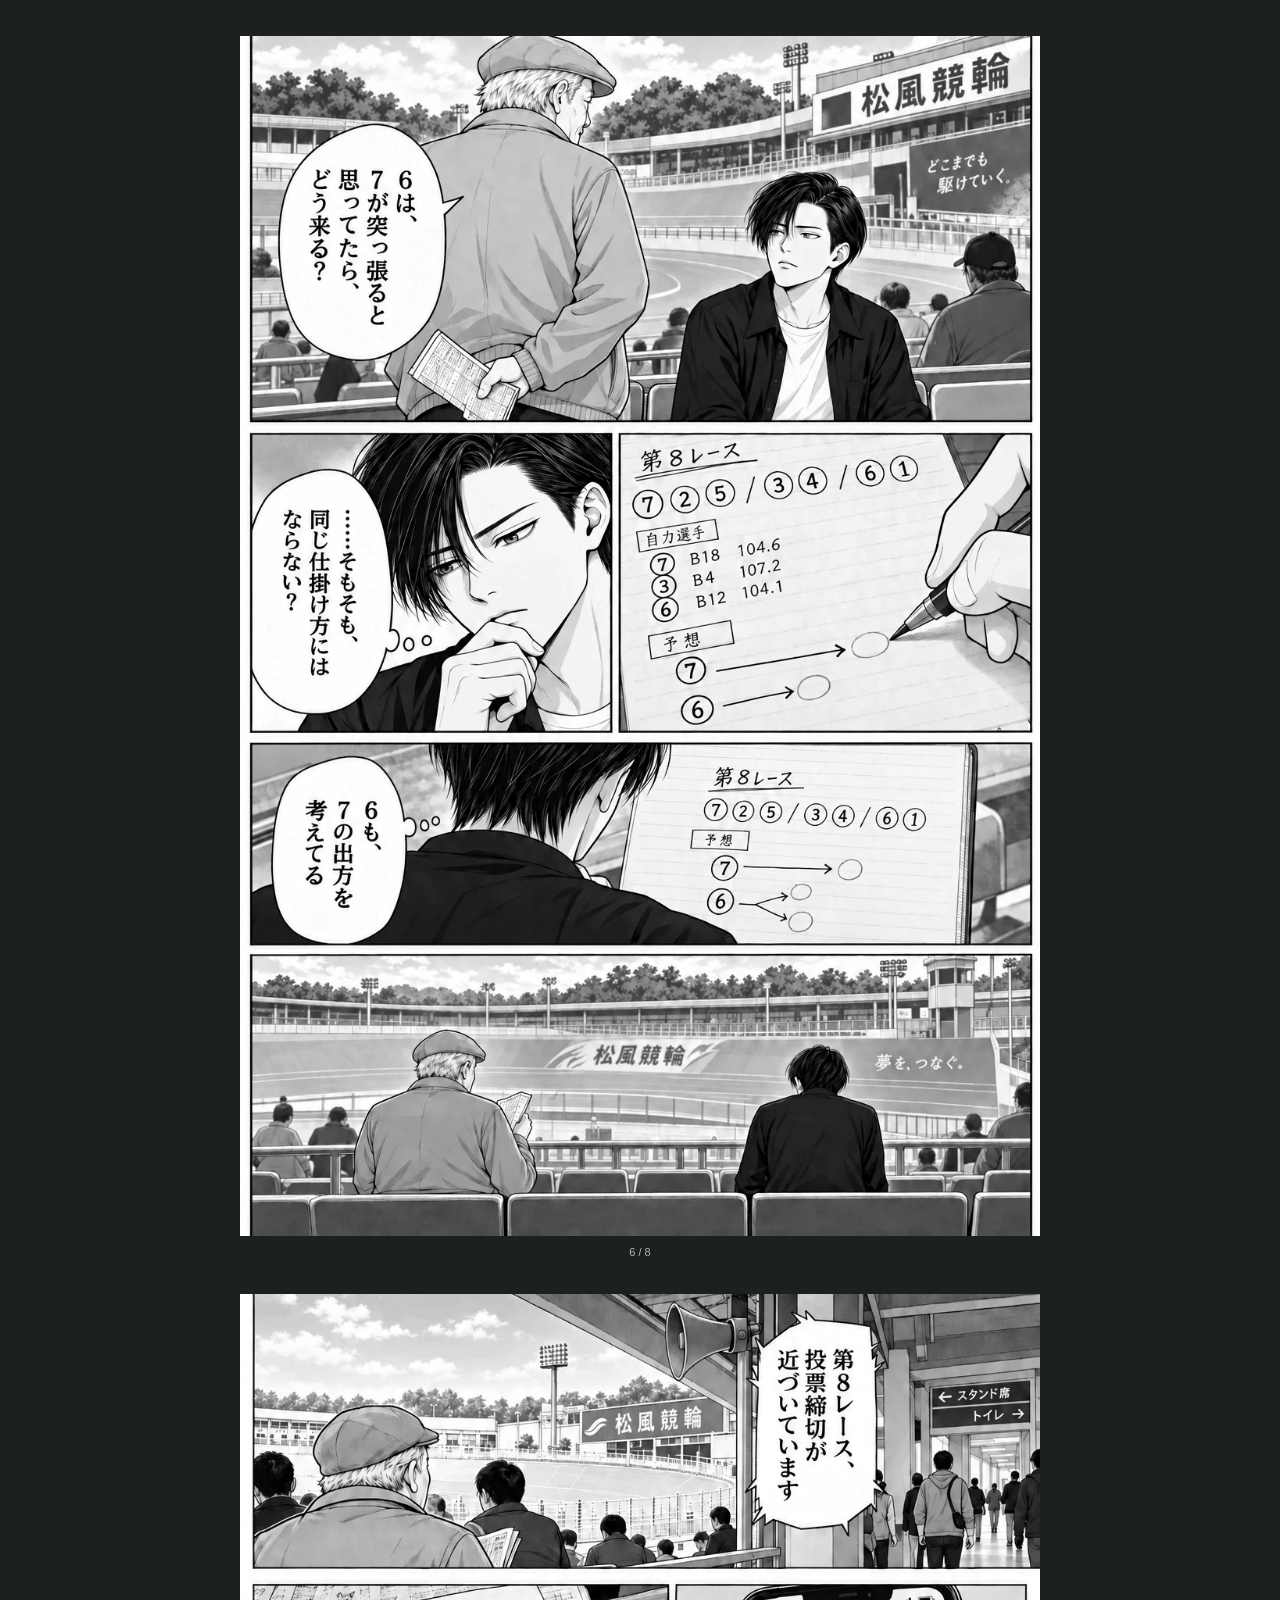
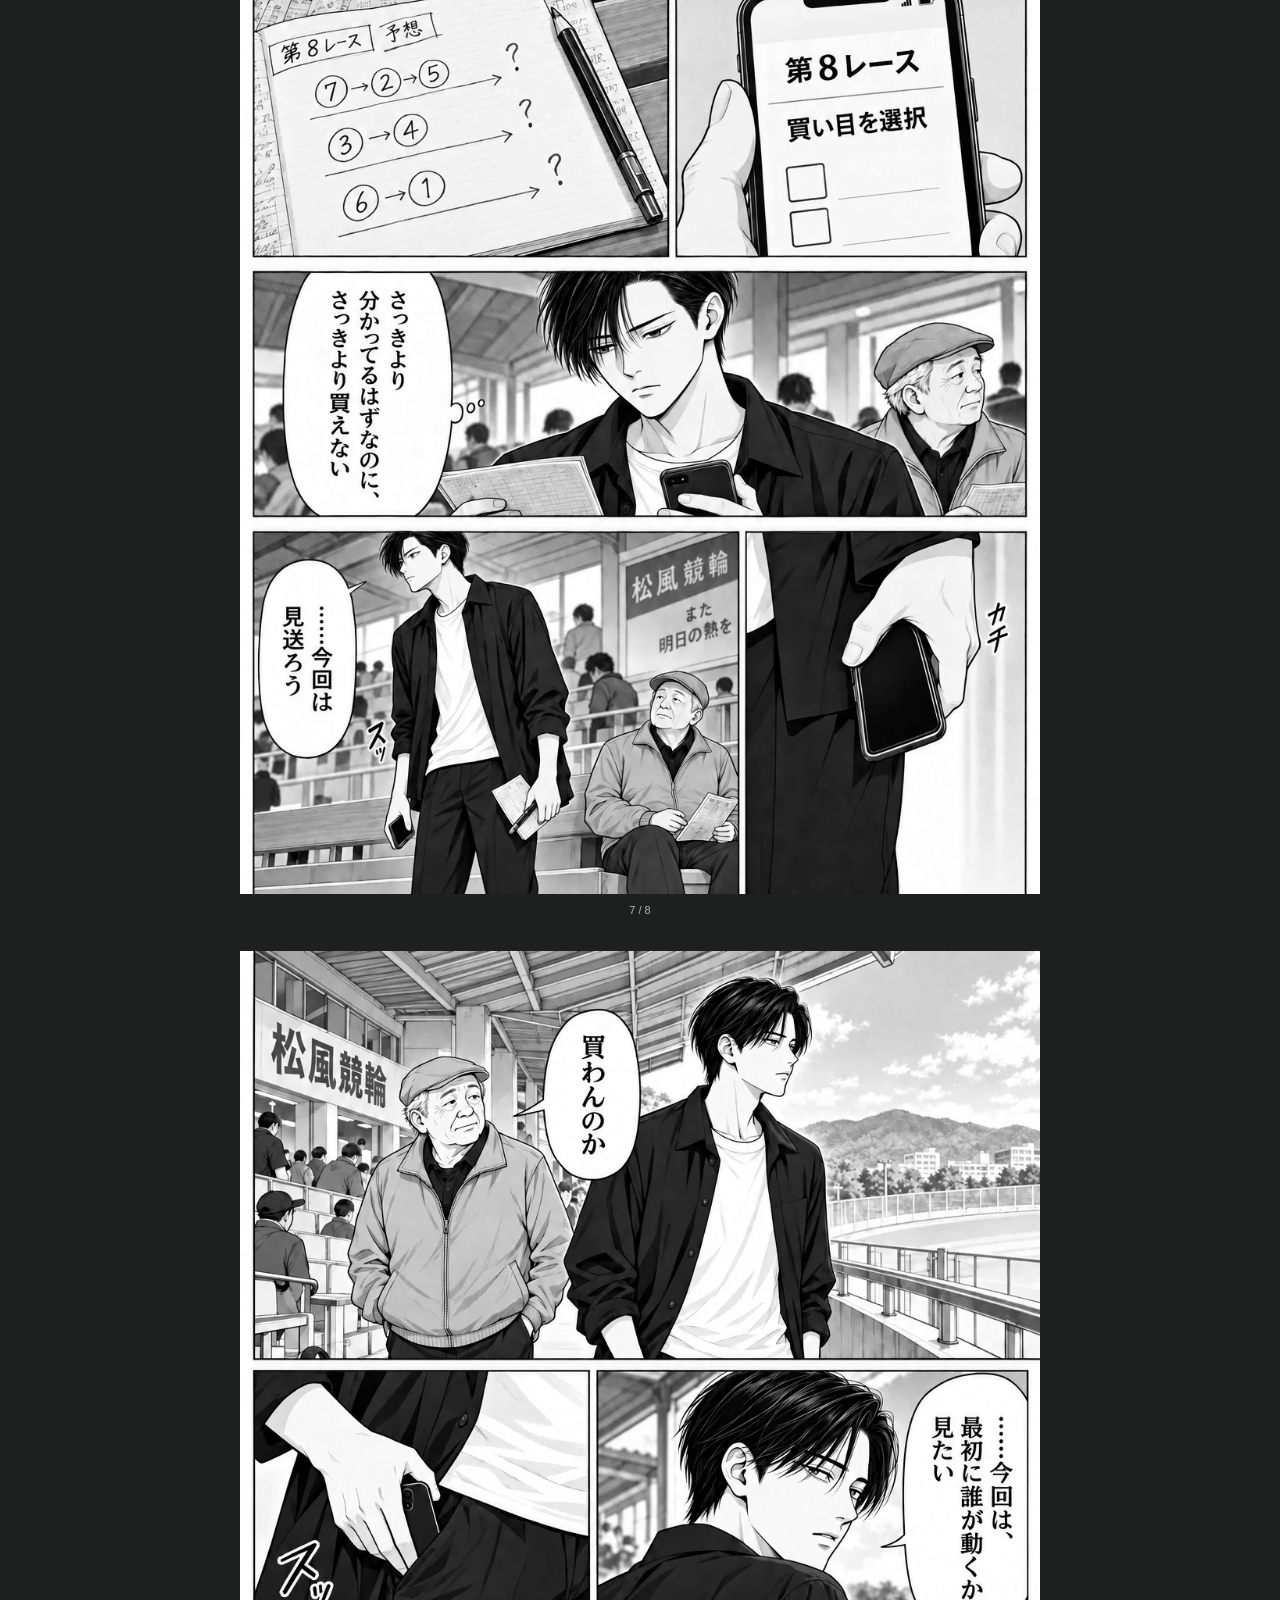
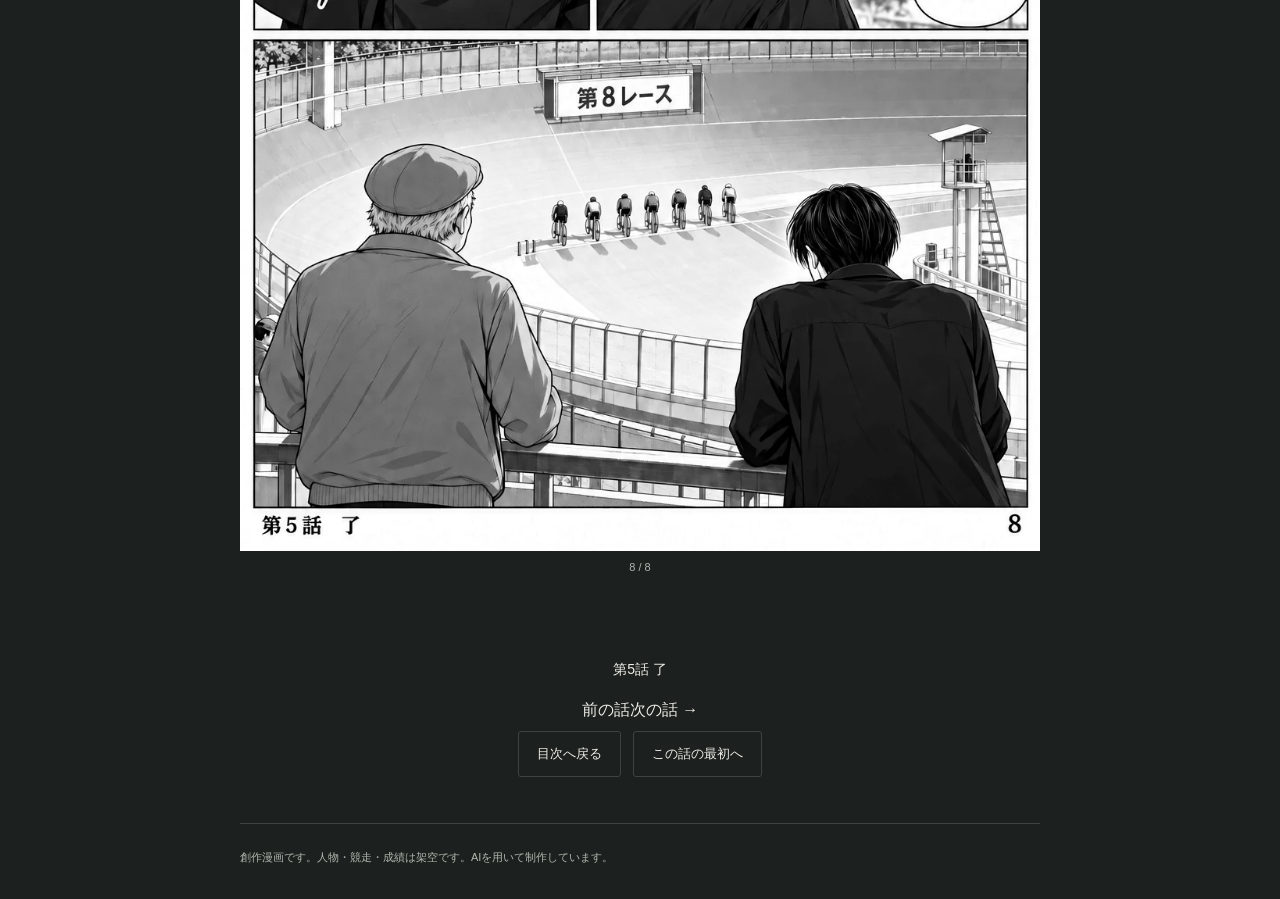
<file: episodes/05/index.html>
<!doctype html><html lang="ja"><head><meta charset="utf-8"><meta name="viewport" content="width=device-width,initial-scale=1"><meta name="theme-color" content="#1c201f"><title>第5話「買えない」｜退屈のオッズ</title><link rel="stylesheet" href="../../styles.css"></head><body class="reader"><a class="skip" href="#p1">本文へ</a><header class="reader-head wrap"><a href="../../index.html">‹ 目次</a><h1>第5話「買えない」</h1><span class="muted">退屈のオッズ</span></header><nav class="wrap readerbar" aria-label="話とページ"><label>ページ <select id="jump" aria-label="表示ページ"><option value="1">1 / 8</option><option value="2">2 / 8</option><option value="3">3 / 8</option><option value="4">4 / 8</option><option value="5">5 / 8</option><option value="6">6 / 8</option><option value="7">7 / 8</option><option value="8">8 / 8</option></select></label><div class="links"><a href="../04/">前の話</a><a href="../06/">次の話 →</a></div></nav><main class="pages"><figure id="p1"><img src="page-01.webp" width="1024" height="1536" alt="退屈のオッズ 第5話 1ページ" fetchpriority="high" decoding="async"><figcaption>1 / 8</figcaption></figure>
<figure id="p2"><img src="page-02.webp" width="1024" height="1536" alt="退屈のオッズ 第5話 2ページ" loading="lazy" decoding="async"><figcaption>2 / 8</figcaption></figure>
<figure id="p3"><img src="page-03.webp" width="1024" height="1536" alt="退屈のオッズ 第5話 3ページ" loading="lazy" decoding="async"><figcaption>3 / 8</figcaption></figure>
<figure id="p4"><img src="page-04.webp" width="1024" height="1536" alt="退屈のオッズ 第5話 4ページ" loading="lazy" decoding="async"><figcaption>4 / 8</figcaption></figure>
<figure id="p5"><img src="page-05.webp" width="1024" height="1536" alt="退屈のオッズ 第5話 5ページ" loading="lazy" decoding="async"><figcaption>5 / 8</figcaption></figure>
<figure id="p6"><img src="page-06.webp" width="1024" height="1536" alt="退屈のオッズ 第5話 6ページ" loading="lazy" decoding="async"><figcaption>6 / 8</figcaption></figure>
<figure id="p7"><img src="page-07.webp" width="1024" height="1536" alt="退屈のオッズ 第5話 7ページ" loading="lazy" decoding="async"><figcaption>7 / 8</figcaption></figure>
<figure id="p8"><img src="page-08.webp" width="1024" height="1536" alt="退屈のオッズ 第5話 8ページ" loading="lazy" decoding="async"><figcaption>8 / 8</figcaption></figure></main><section class="reader-end"><p>第5話 了</p><div class="links"><a href="../04/">前の話</a><a href="../06/">次の話 →</a></div><a class="btn" href="../../index.html">目次へ戻る</a><a class="btn" href="#p1">この話の最初へ</a></section><footer class="wrap">創作漫画です。人物・競走・成績は架空です。AIを用いて制作しています。</footer><script src="../../reader.js"></script></body></html>
</file>
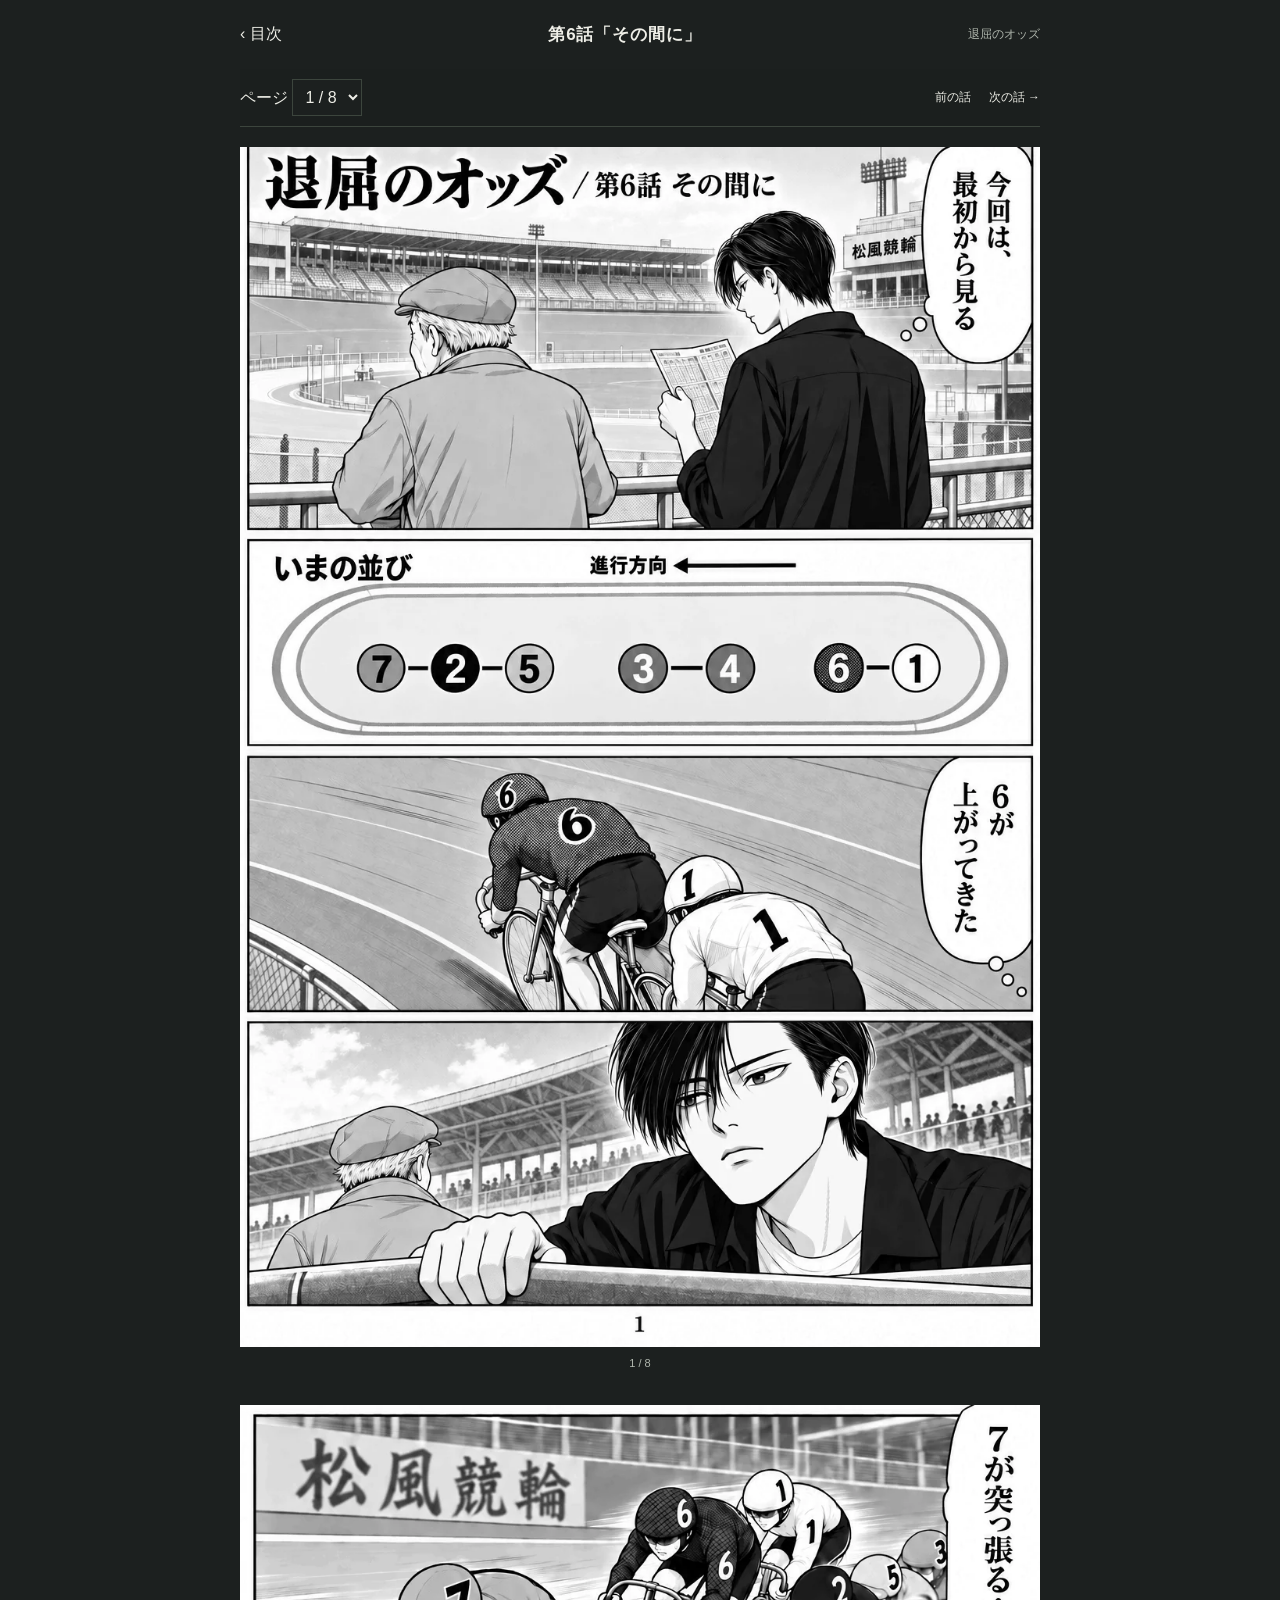
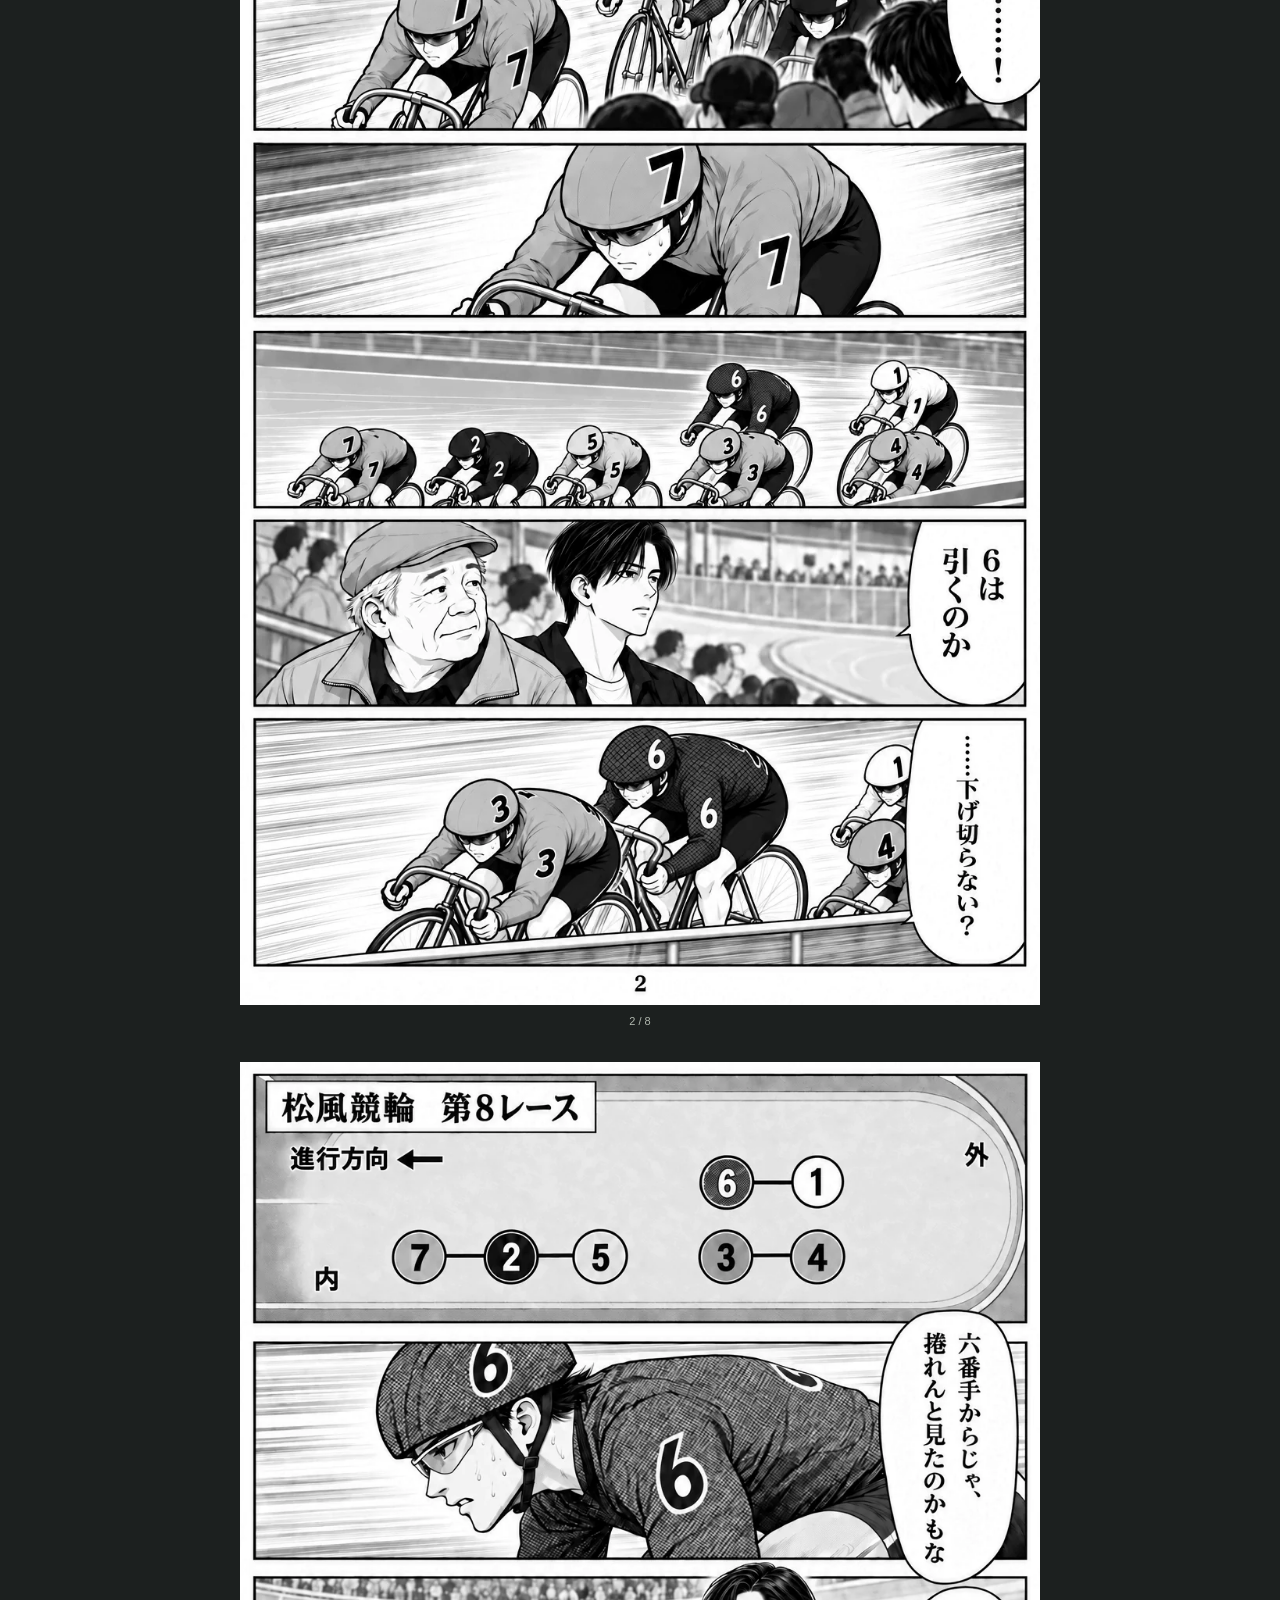
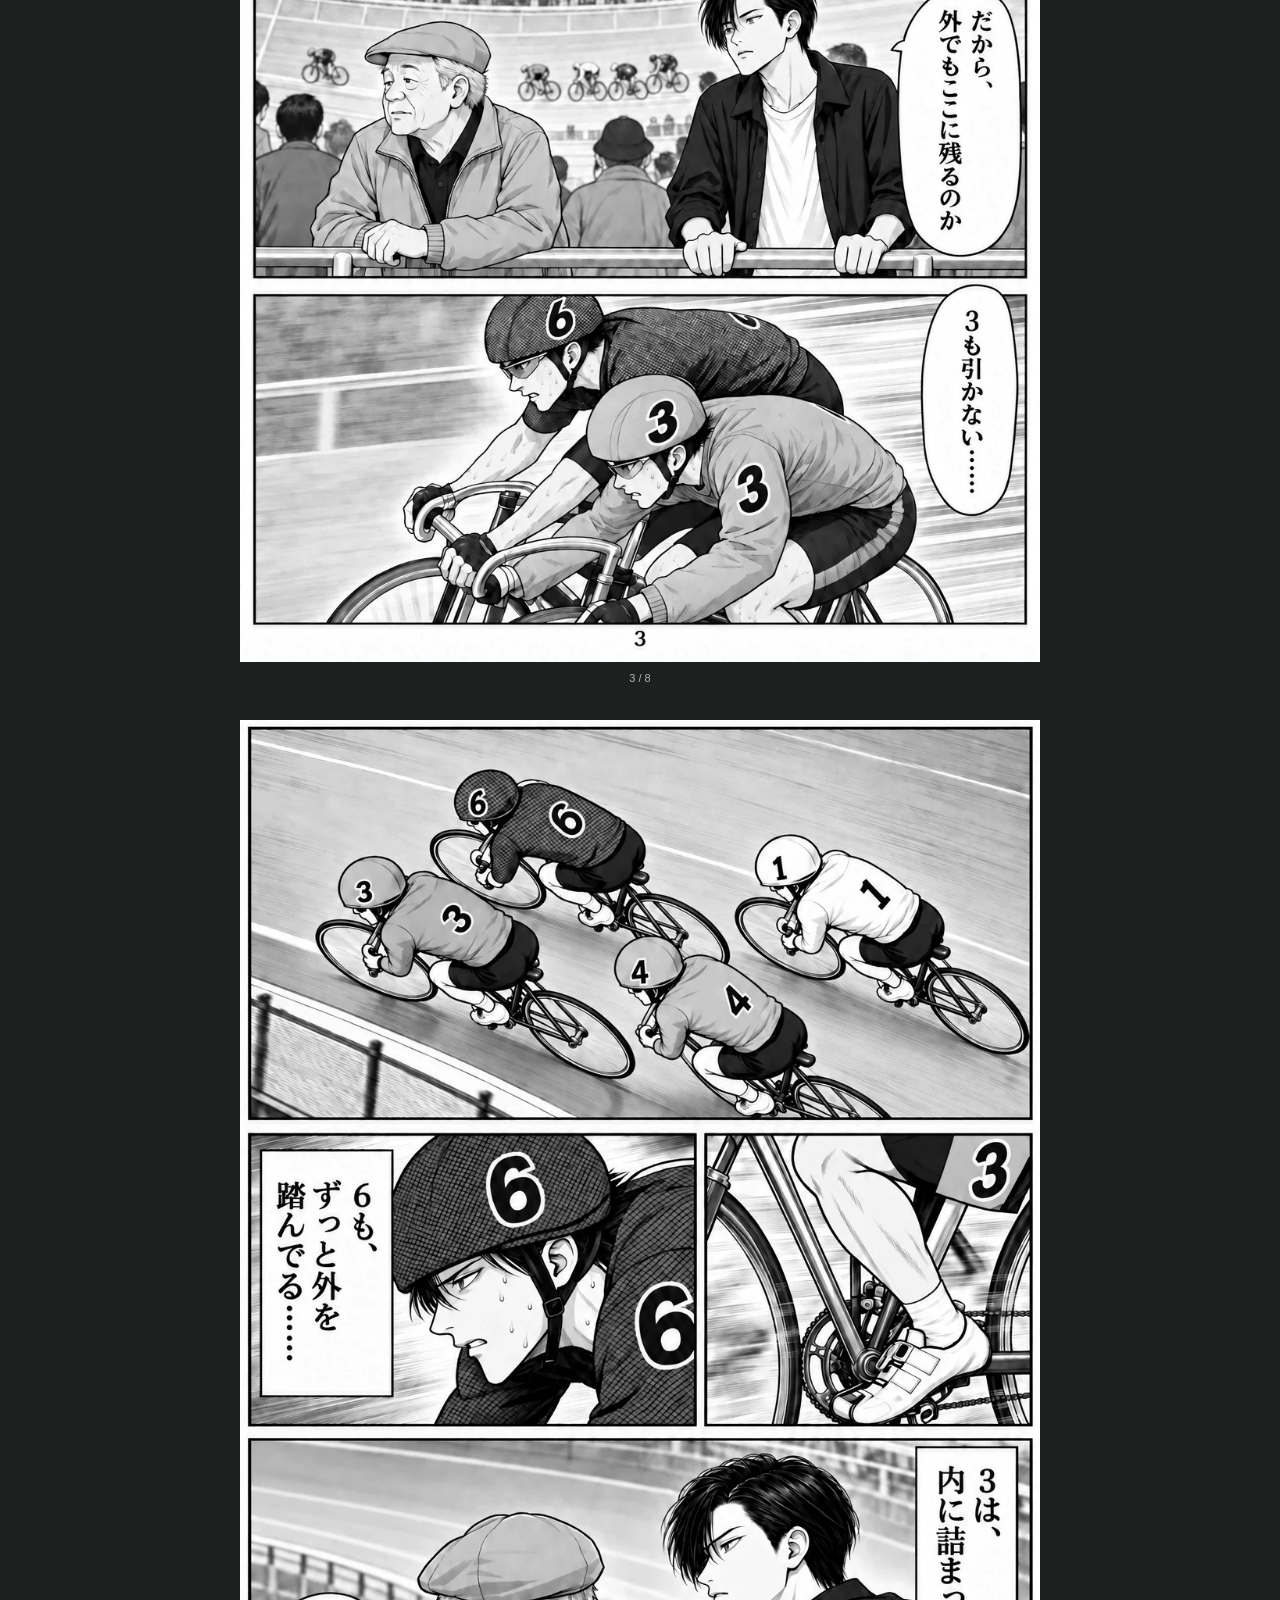
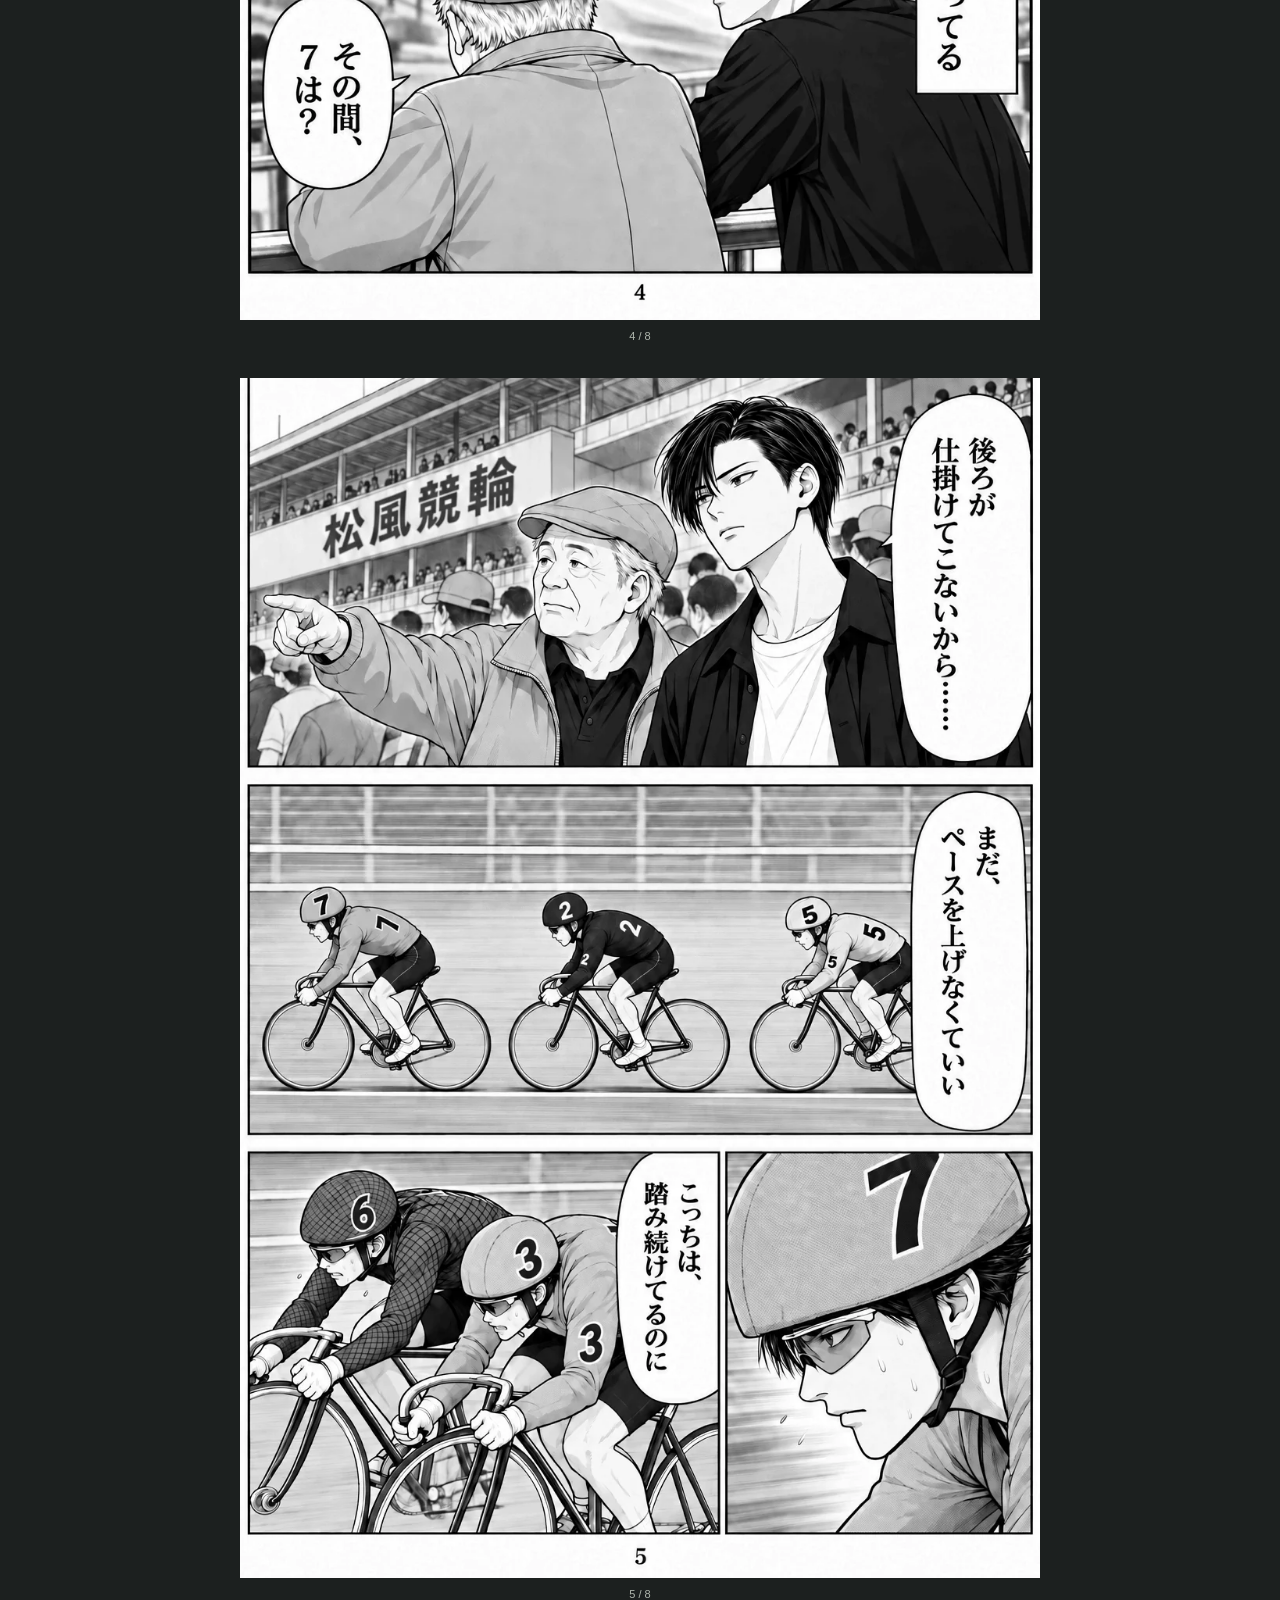
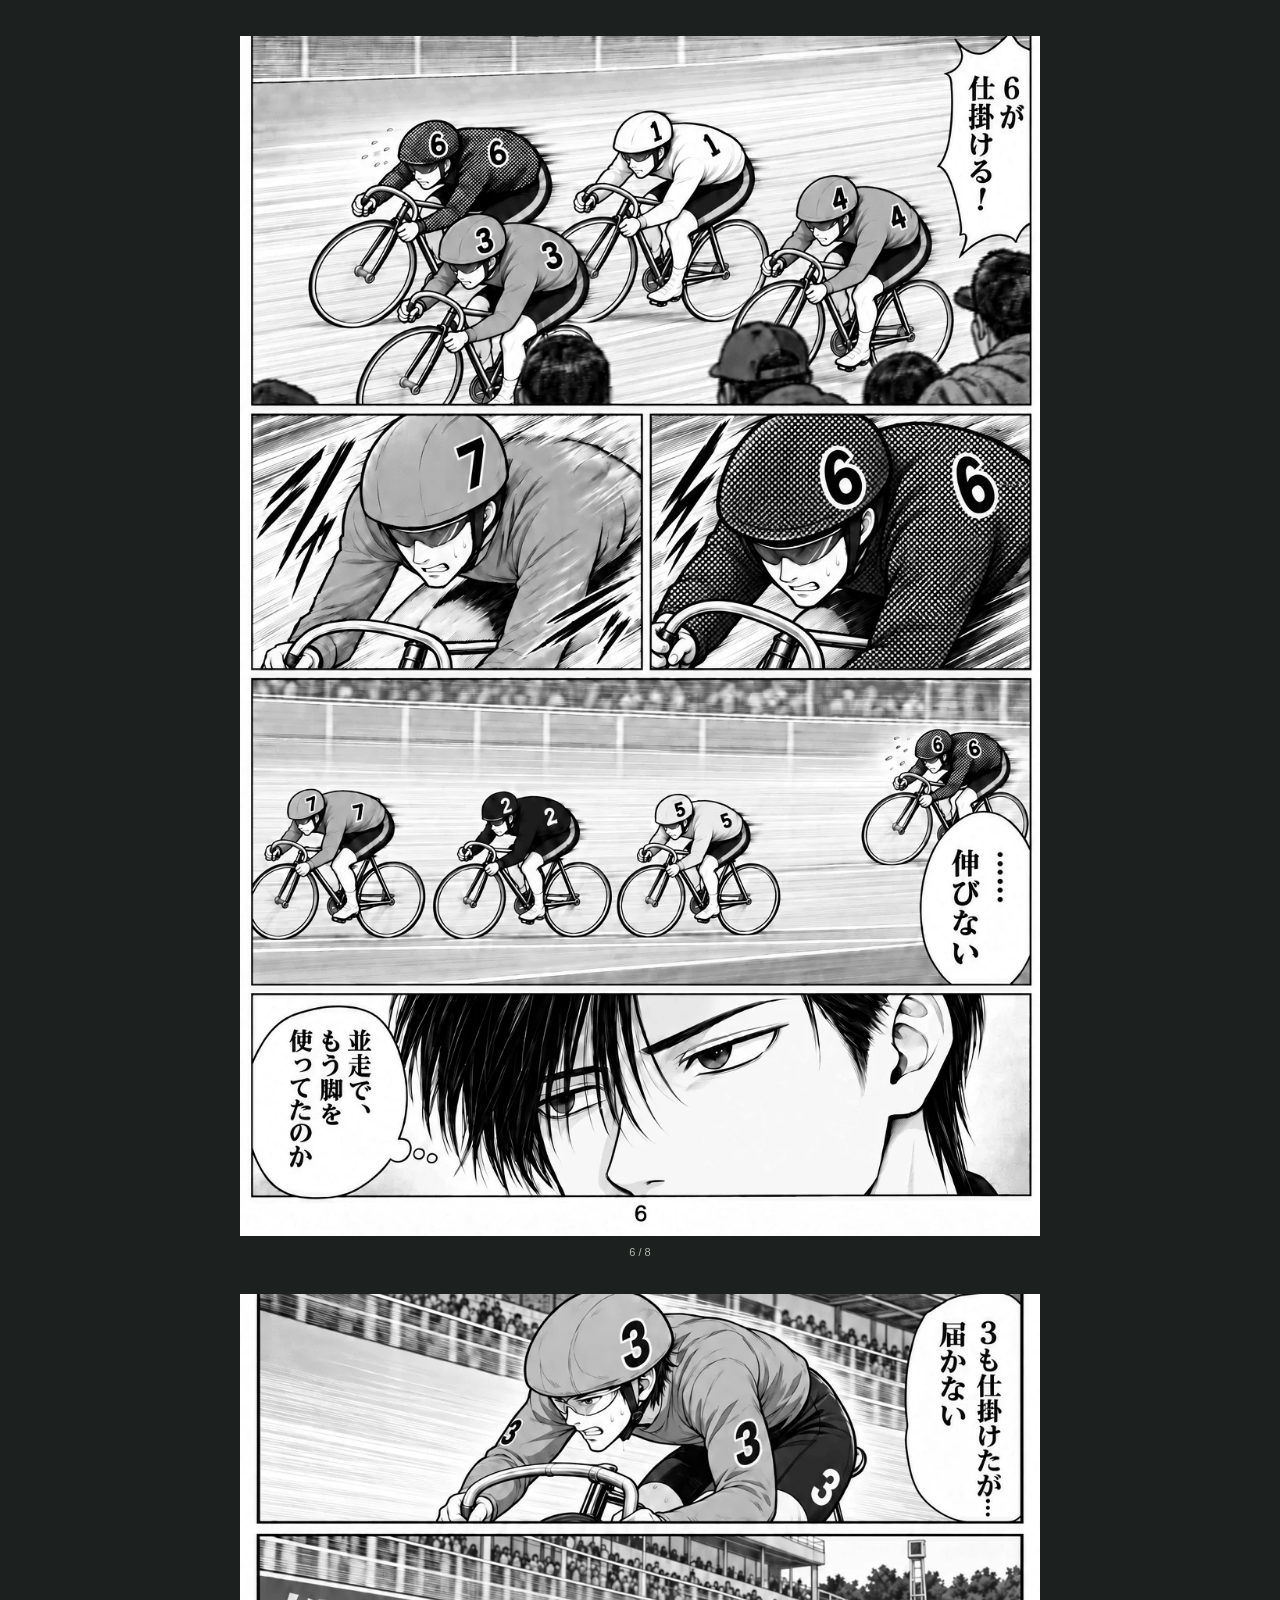
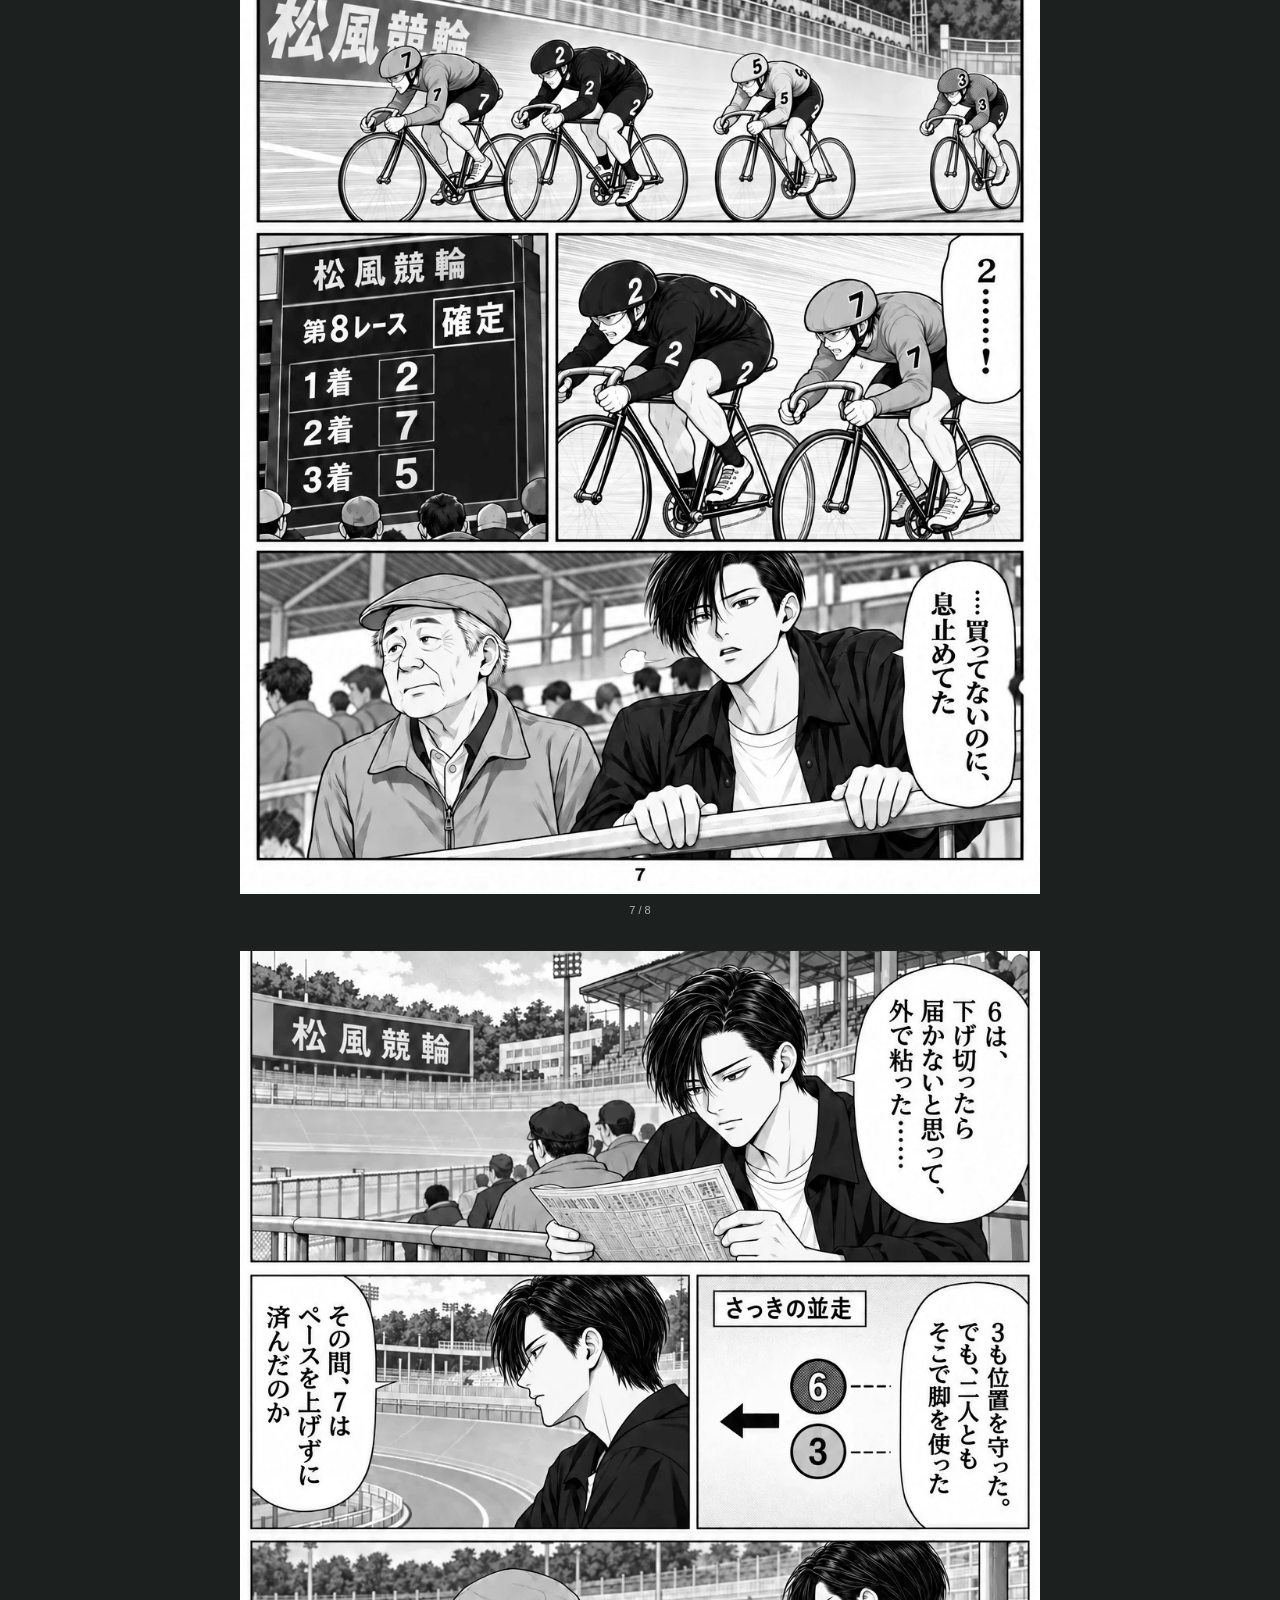
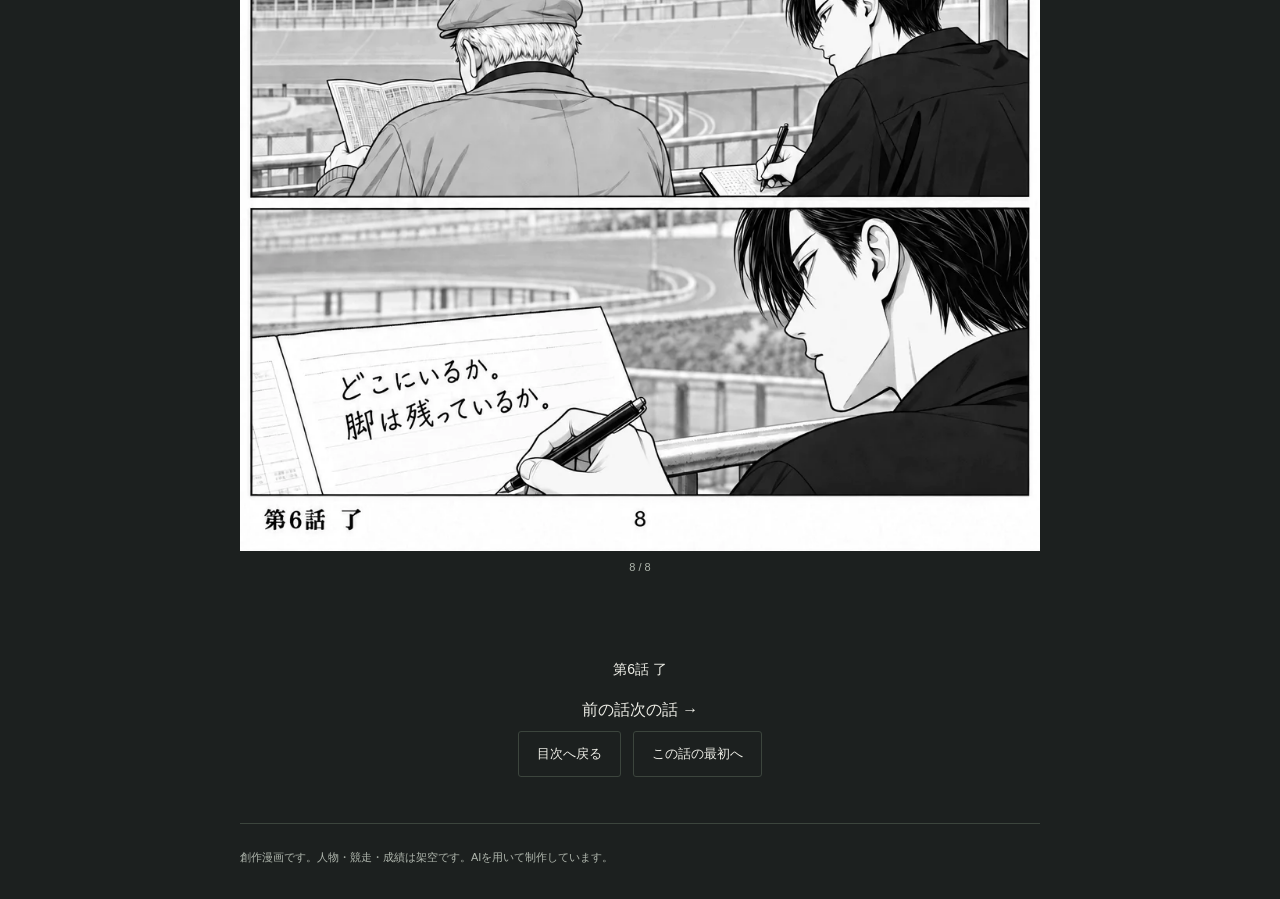
<file: episodes/06/index.html>
<!doctype html><html lang="ja"><head><meta charset="utf-8"><meta name="viewport" content="width=device-width,initial-scale=1"><meta name="theme-color" content="#1c201f"><title>第6話「その間に」｜退屈のオッズ</title><link rel="stylesheet" href="../../styles.css"></head><body class="reader"><a class="skip" href="#p1">本文へ</a><header class="reader-head wrap"><a href="../../index.html">‹ 目次</a><h1>第6話「その間に」</h1><span class="muted">退屈のオッズ</span></header><nav class="wrap readerbar" aria-label="話とページ"><label>ページ <select id="jump" aria-label="表示ページ"><option value="1">1 / 8</option><option value="2">2 / 8</option><option value="3">3 / 8</option><option value="4">4 / 8</option><option value="5">5 / 8</option><option value="6">6 / 8</option><option value="7">7 / 8</option><option value="8">8 / 8</option></select></label><div class="links"><a href="../05/">前の話</a><a href="../07/">次の話 →</a></div></nav><main class="pages"><figure id="p1"><img src="page-01.webp" width="1024" height="1536" alt="退屈のオッズ 第6話 1ページ" fetchpriority="high" decoding="async"><figcaption>1 / 8</figcaption></figure>
<figure id="p2"><img src="page-02.webp" width="1024" height="1536" alt="退屈のオッズ 第6話 2ページ" loading="lazy" decoding="async"><figcaption>2 / 8</figcaption></figure>
<figure id="p3"><img src="page-03.webp" width="1024" height="1536" alt="退屈のオッズ 第6話 3ページ" loading="lazy" decoding="async"><figcaption>3 / 8</figcaption></figure>
<figure id="p4"><img src="page-04.webp" width="1024" height="1536" alt="退屈のオッズ 第6話 4ページ" loading="lazy" decoding="async"><figcaption>4 / 8</figcaption></figure>
<figure id="p5"><img src="page-05.webp" width="1024" height="1536" alt="退屈のオッズ 第6話 5ページ" loading="lazy" decoding="async"><figcaption>5 / 8</figcaption></figure>
<figure id="p6"><img src="page-06.webp" width="1024" height="1536" alt="退屈のオッズ 第6話 6ページ" loading="lazy" decoding="async"><figcaption>6 / 8</figcaption></figure>
<figure id="p7"><img src="page-07.webp" width="1024" height="1536" alt="退屈のオッズ 第6話 7ページ" loading="lazy" decoding="async"><figcaption>7 / 8</figcaption></figure>
<figure id="p8"><img src="page-08.webp" width="1024" height="1536" alt="退屈のオッズ 第6話 8ページ" loading="lazy" decoding="async"><figcaption>8 / 8</figcaption></figure></main><section class="reader-end"><p>第6話 了</p><div class="links"><a href="../05/">前の話</a><a href="../07/">次の話 →</a></div><a class="btn" href="../../index.html">目次へ戻る</a><a class="btn" href="#p1">この話の最初へ</a></section><footer class="wrap">創作漫画です。人物・競走・成績は架空です。AIを用いて制作しています。</footer><script src="../../reader.js"></script></body></html>
</file>
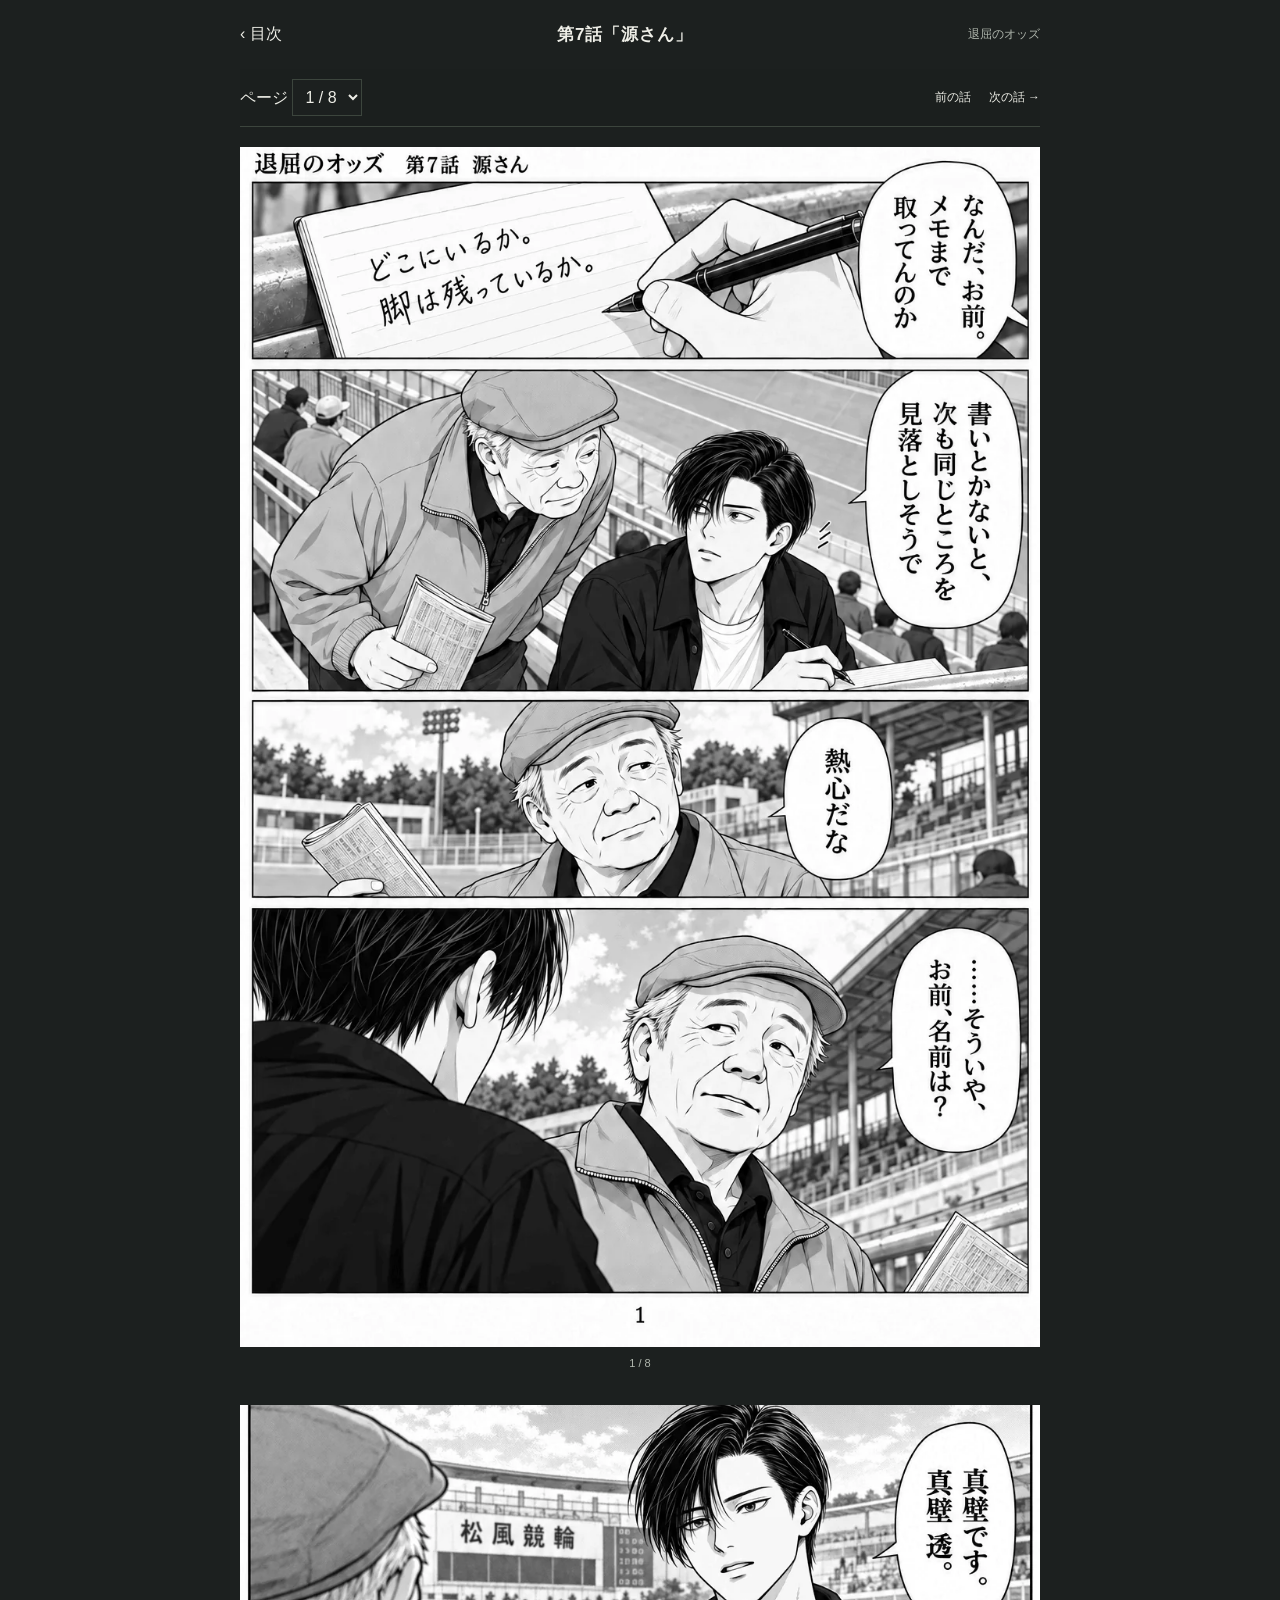
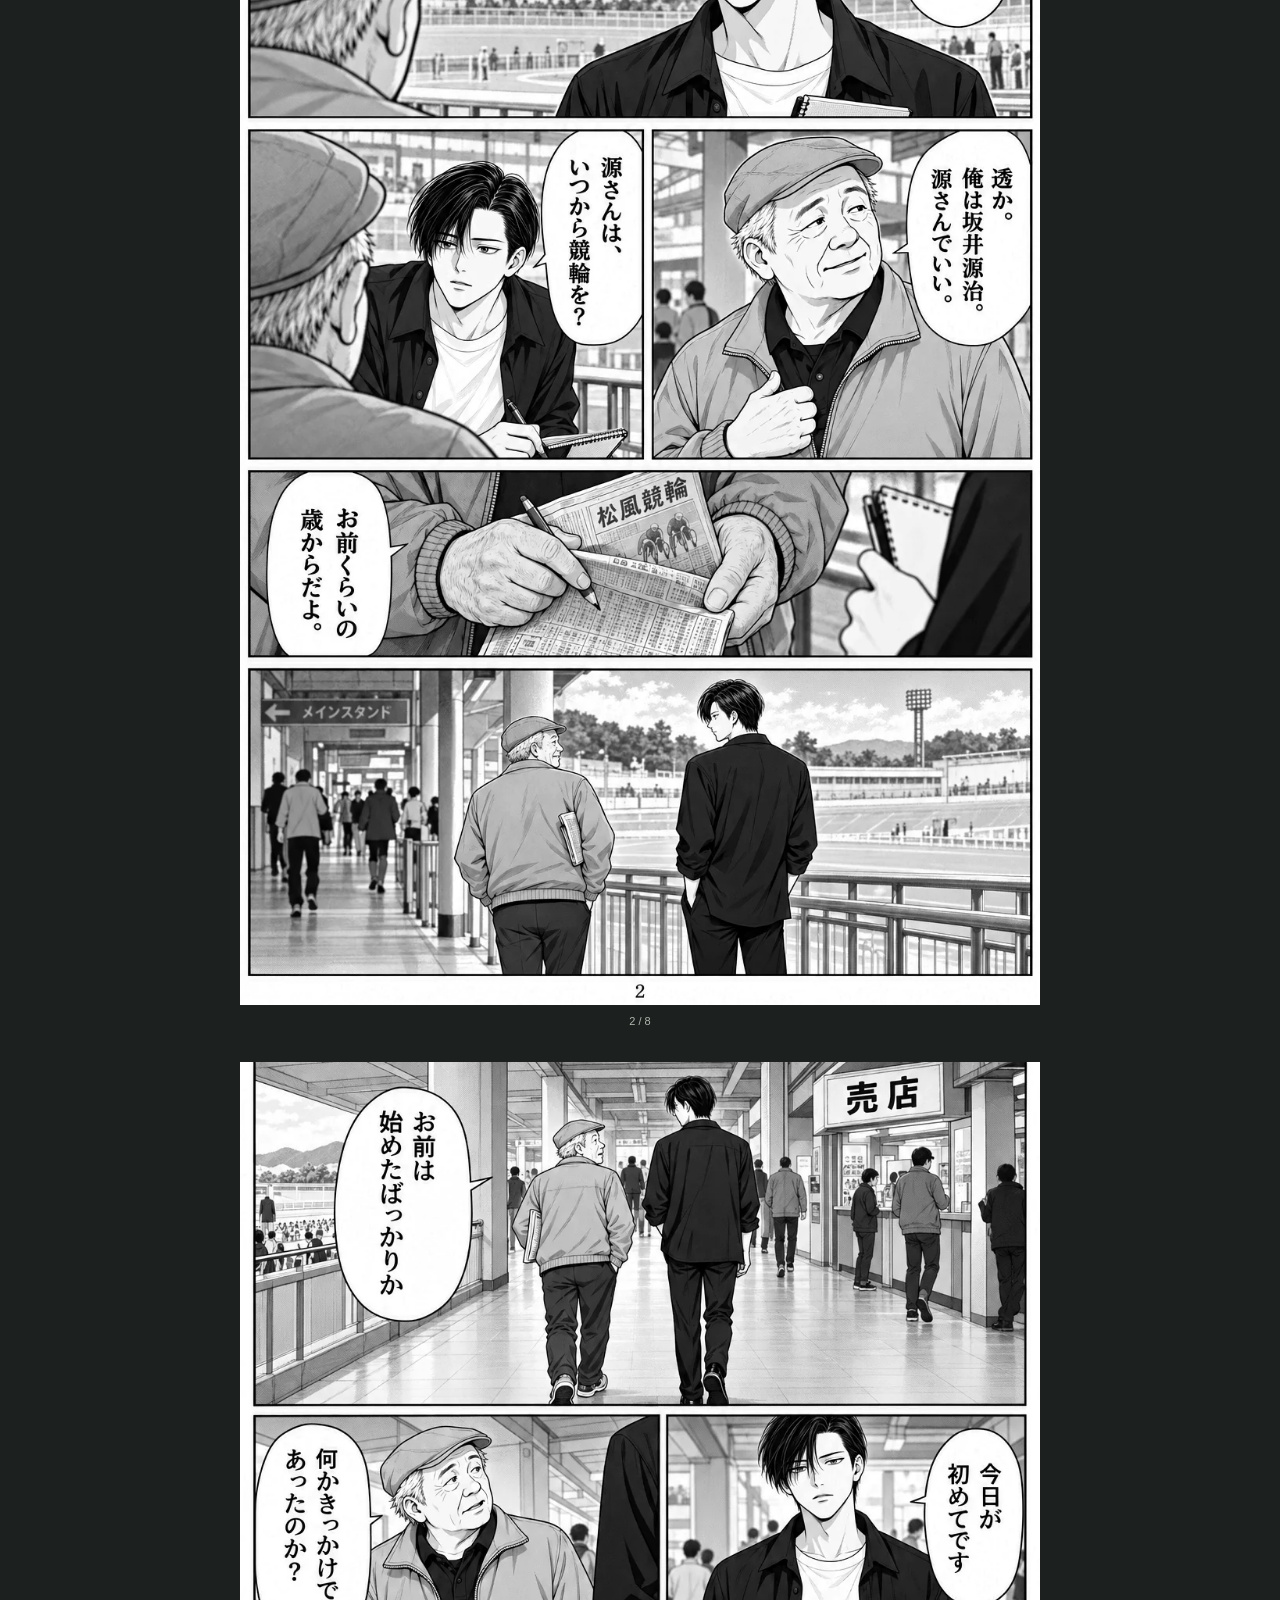
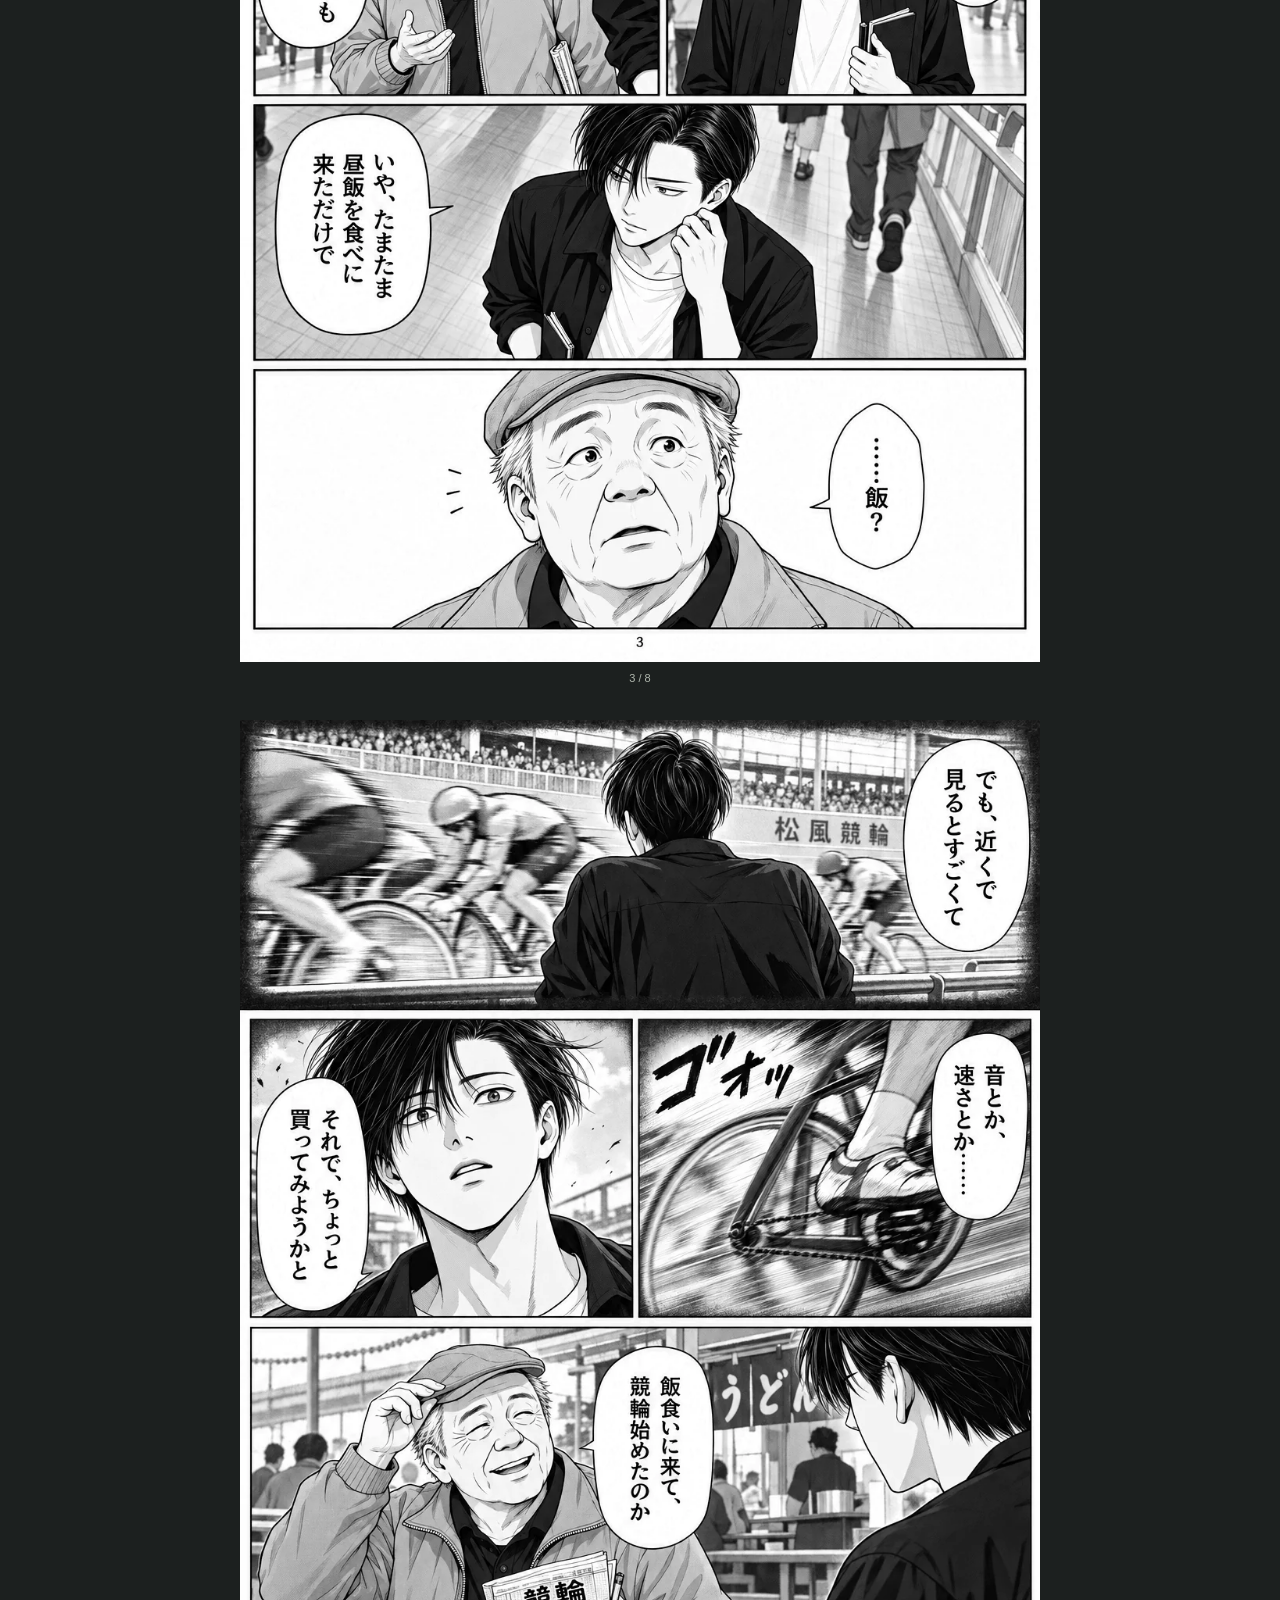
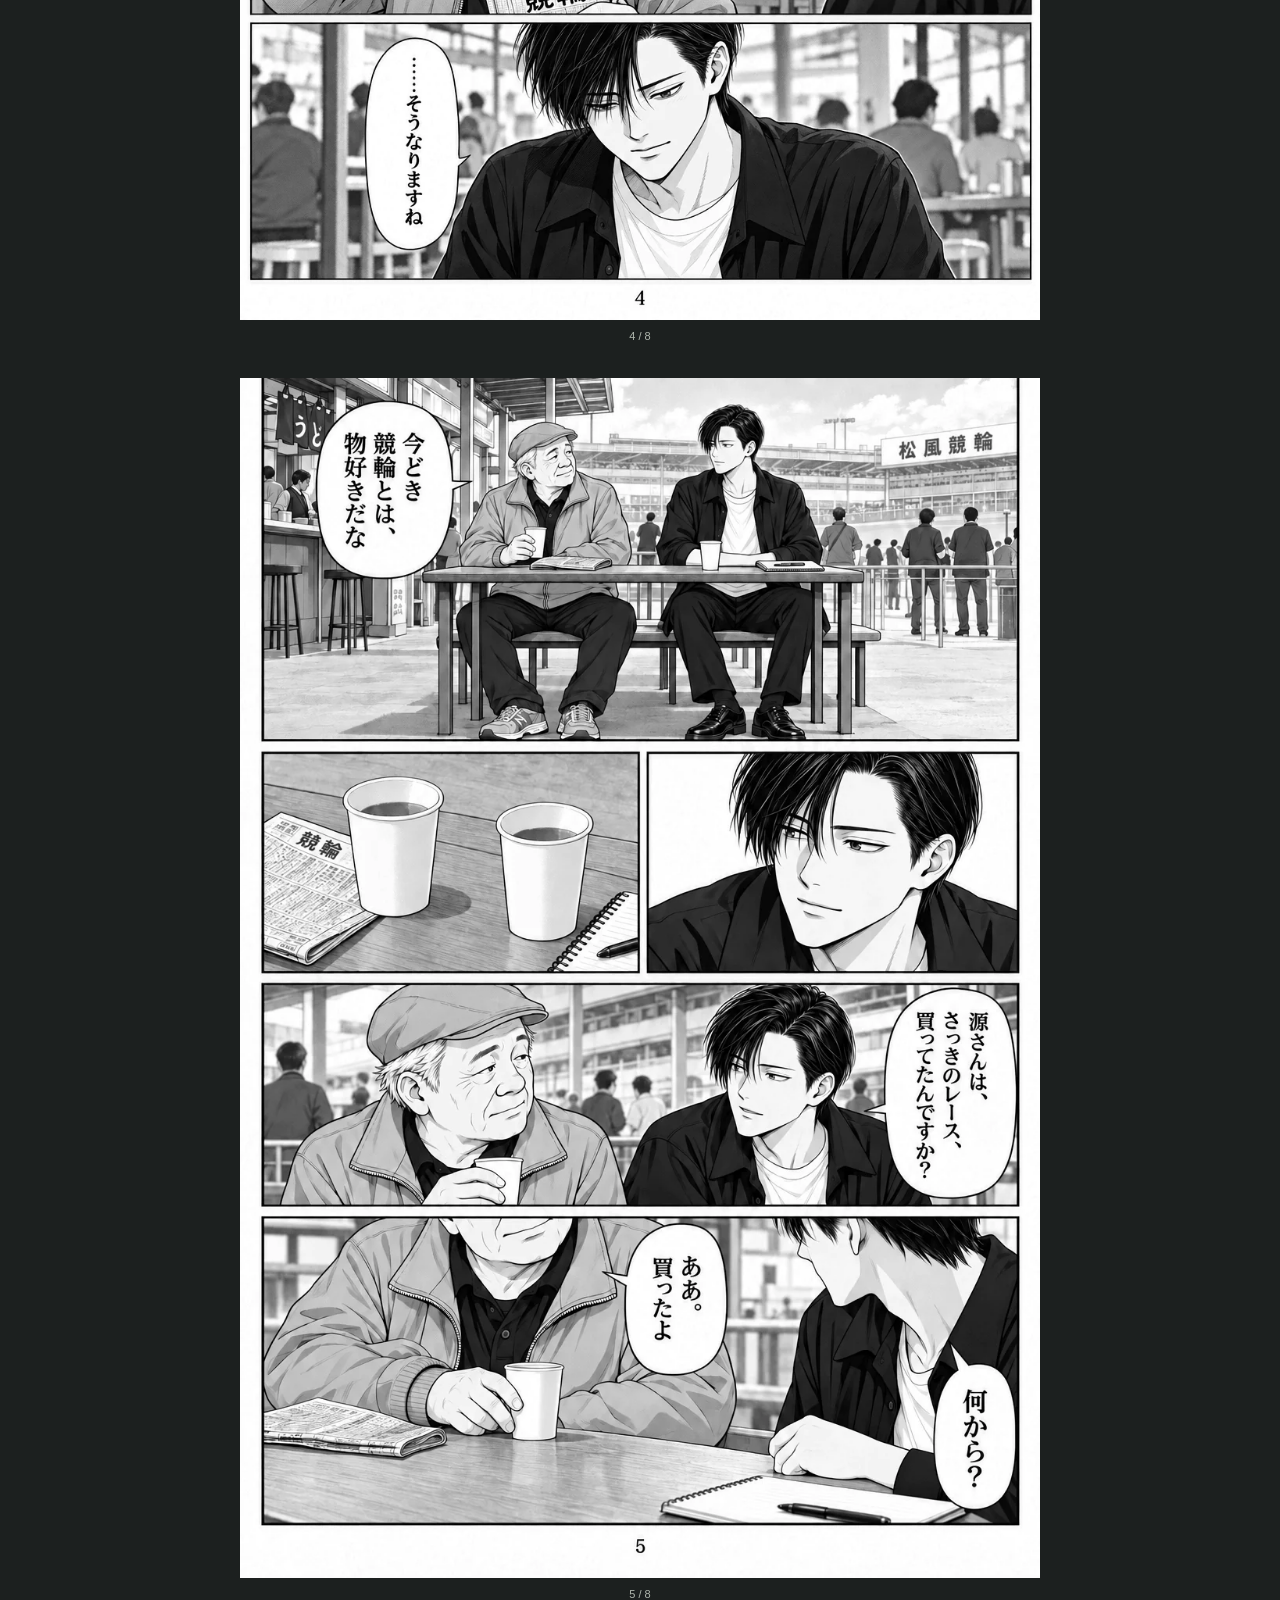
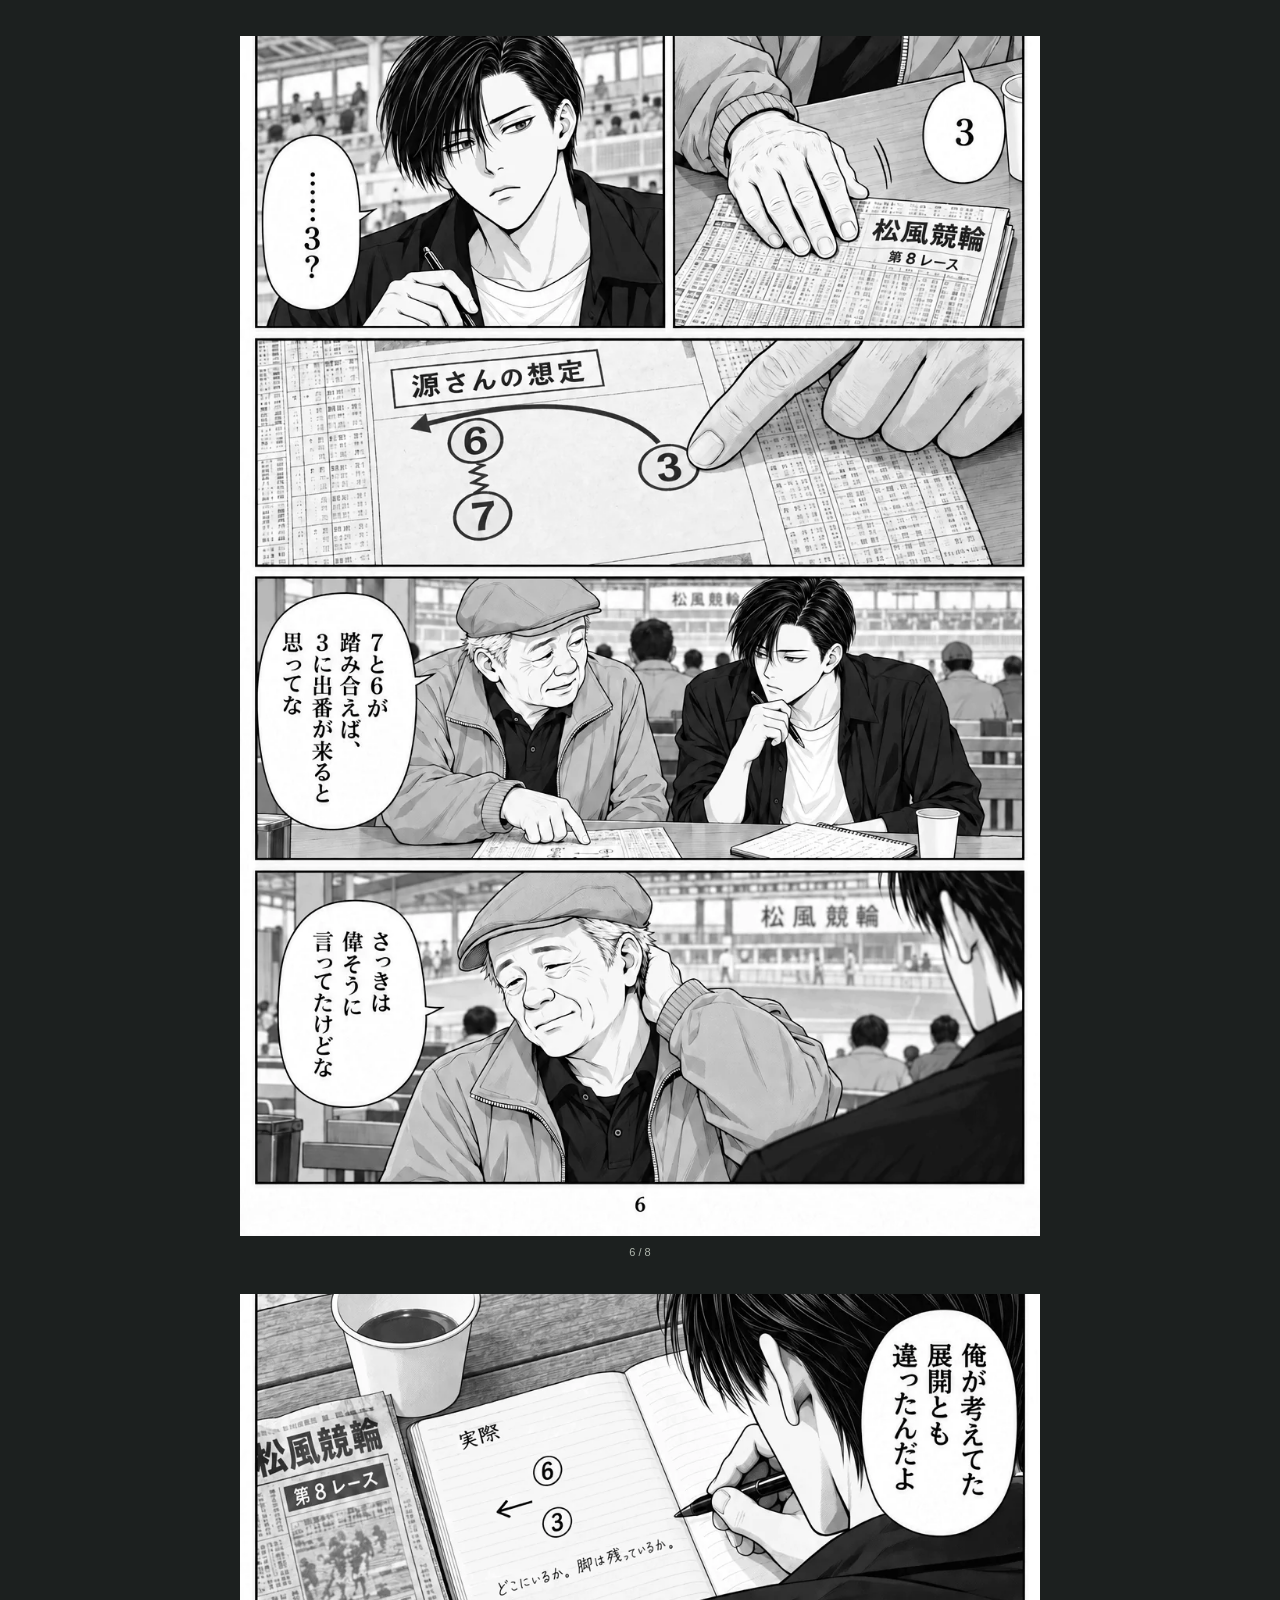
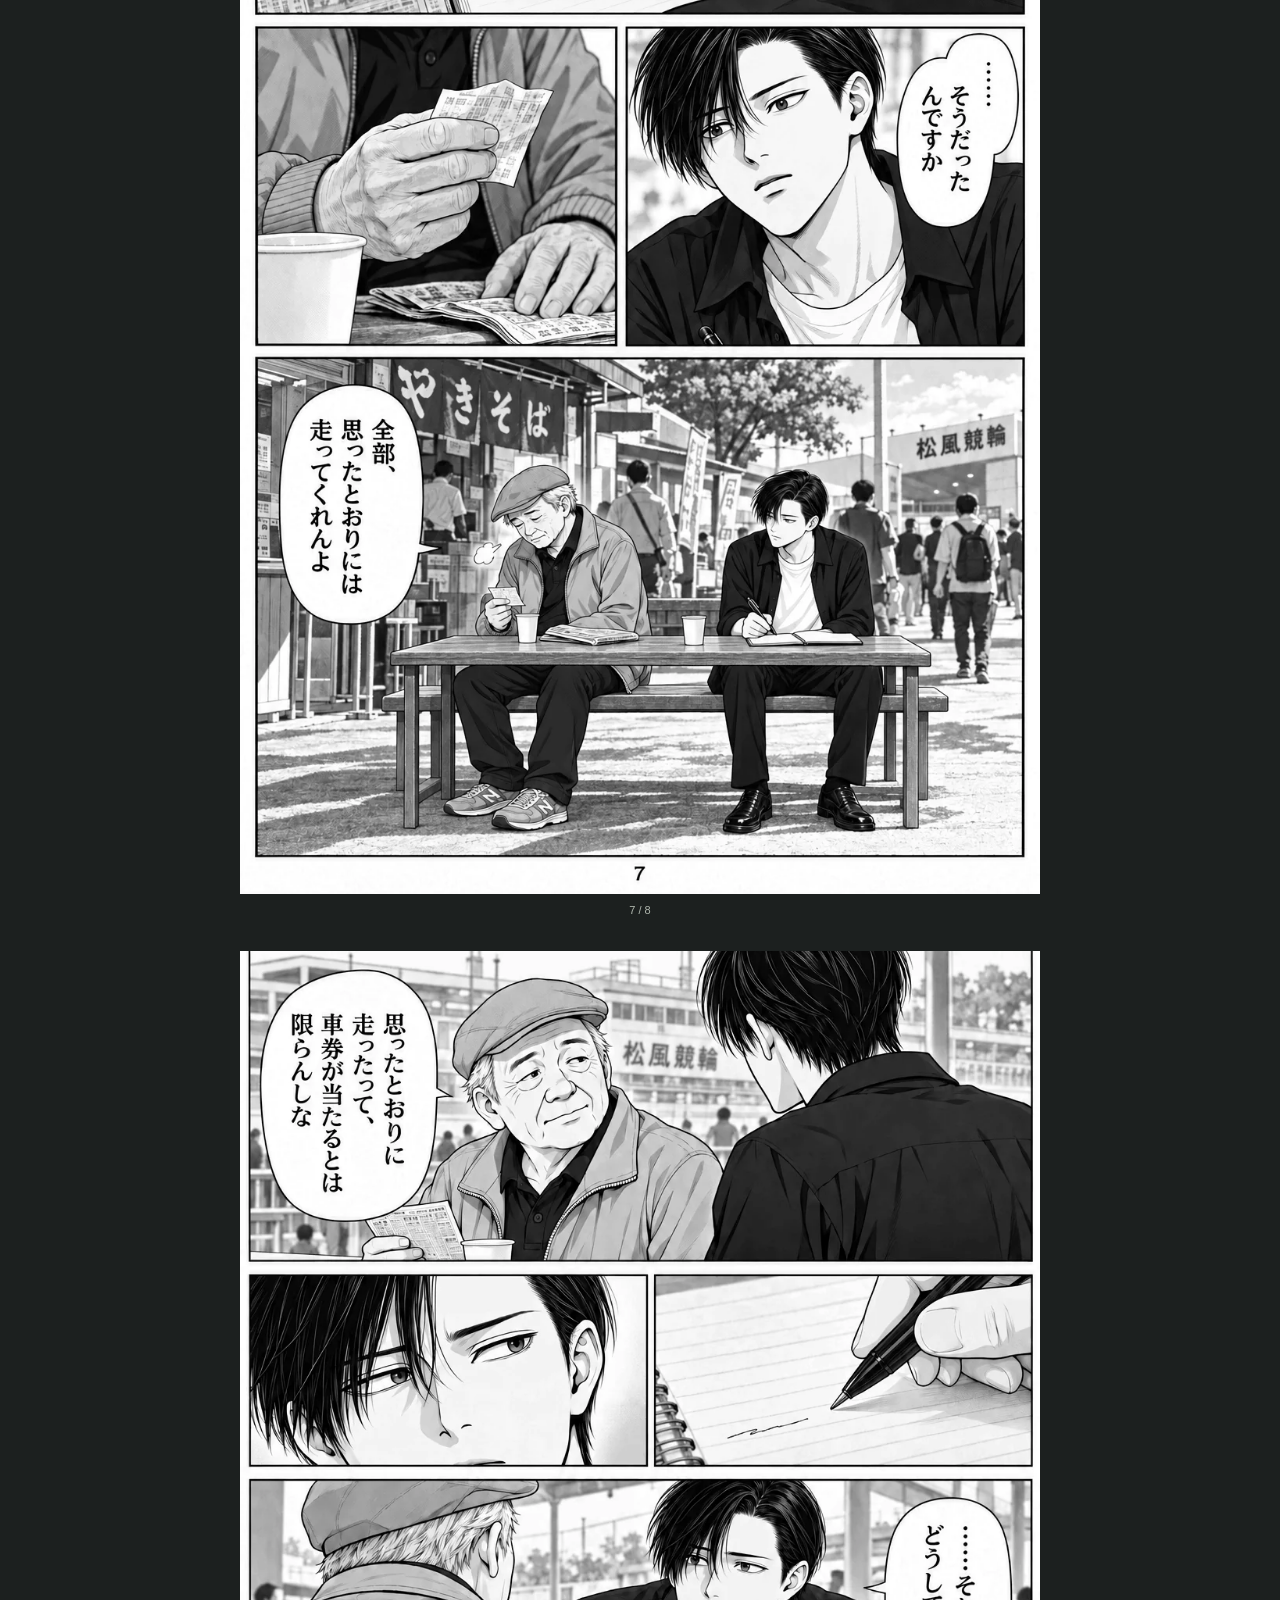
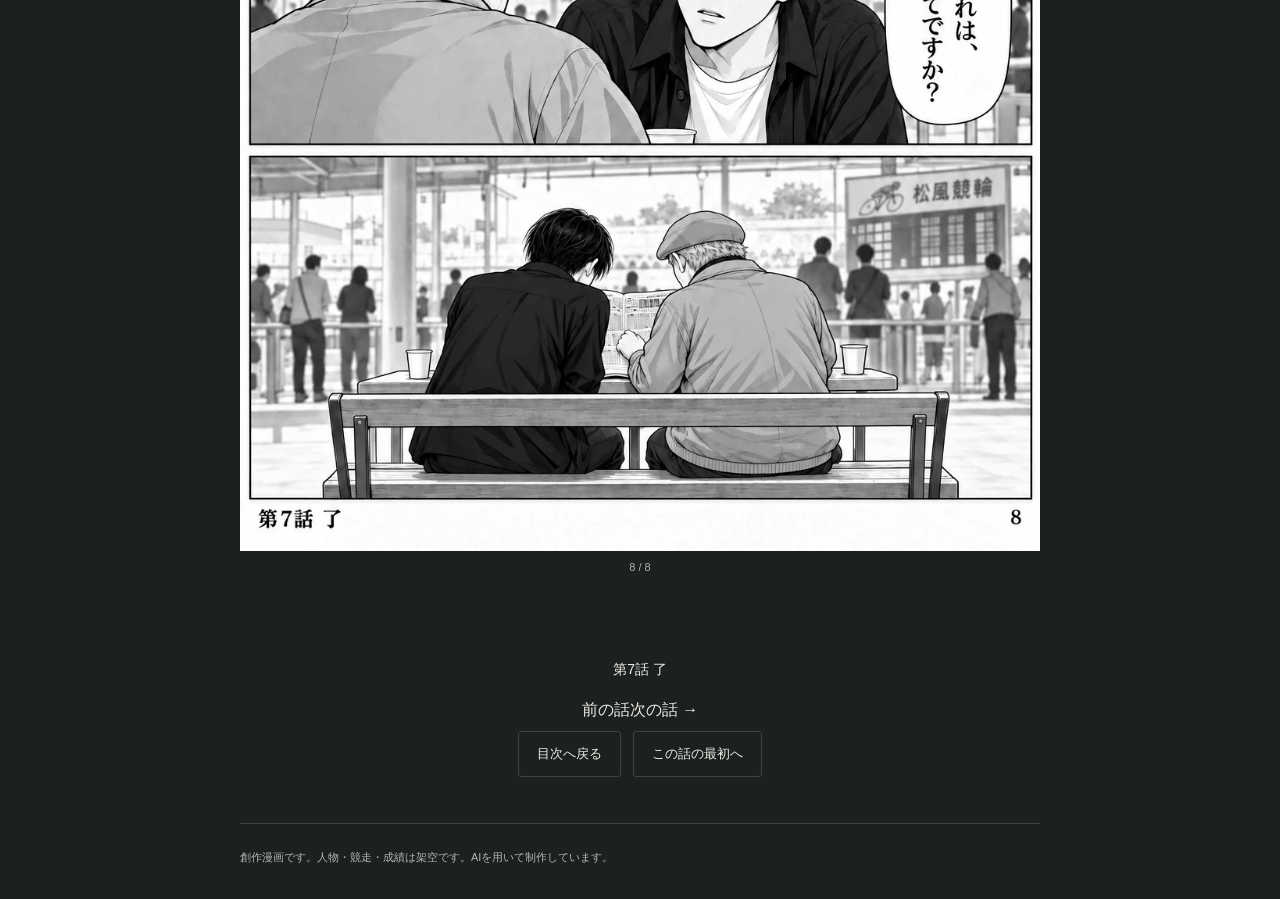
<file: episodes/07/index.html>
<!doctype html><html lang="ja"><head><meta charset="utf-8"><meta name="viewport" content="width=device-width,initial-scale=1"><meta name="theme-color" content="#1c201f"><title>第7話「源さん」｜退屈のオッズ</title><link rel="stylesheet" href="../../styles.css"></head><body class="reader"><a class="skip" href="#p1">本文へ</a><header class="reader-head wrap"><a href="../../index.html">‹ 目次</a><h1>第7話「源さん」</h1><span class="muted">退屈のオッズ</span></header><nav class="wrap readerbar" aria-label="話とページ"><label>ページ <select id="jump" aria-label="表示ページ"><option value="1">1 / 8</option><option value="2">2 / 8</option><option value="3">3 / 8</option><option value="4">4 / 8</option><option value="5">5 / 8</option><option value="6">6 / 8</option><option value="7">7 / 8</option><option value="8">8 / 8</option></select></label><div class="links"><a href="../06/">前の話</a><a href="../08/">次の話 →</a></div></nav><main class="pages"><figure id="p1"><img src="page-01.webp" width="1024" height="1536" alt="退屈のオッズ 第7話 1ページ" fetchpriority="high" decoding="async"><figcaption>1 / 8</figcaption></figure>
<figure id="p2"><img src="page-02.webp" width="1024" height="1536" alt="退屈のオッズ 第7話 2ページ" loading="lazy" decoding="async"><figcaption>2 / 8</figcaption></figure>
<figure id="p3"><img src="page-03.webp" width="1024" height="1536" alt="退屈のオッズ 第7話 3ページ" loading="lazy" decoding="async"><figcaption>3 / 8</figcaption></figure>
<figure id="p4"><img src="page-04.webp" width="1024" height="1536" alt="退屈のオッズ 第7話 4ページ" loading="lazy" decoding="async"><figcaption>4 / 8</figcaption></figure>
<figure id="p5"><img src="page-05.webp" width="1024" height="1536" alt="退屈のオッズ 第7話 5ページ" loading="lazy" decoding="async"><figcaption>5 / 8</figcaption></figure>
<figure id="p6"><img src="page-06.webp" width="1024" height="1536" alt="退屈のオッズ 第7話 6ページ" loading="lazy" decoding="async"><figcaption>6 / 8</figcaption></figure>
<figure id="p7"><img src="page-07.webp" width="1024" height="1536" alt="退屈のオッズ 第7話 7ページ" loading="lazy" decoding="async"><figcaption>7 / 8</figcaption></figure>
<figure id="p8"><img src="page-08.webp" width="1024" height="1536" alt="退屈のオッズ 第7話 8ページ" loading="lazy" decoding="async"><figcaption>8 / 8</figcaption></figure></main><section class="reader-end"><p>第7話 了</p><div class="links"><a href="../06/">前の話</a><a href="../08/">次の話 →</a></div><a class="btn" href="../../index.html">目次へ戻る</a><a class="btn" href="#p1">この話の最初へ</a></section><footer class="wrap">創作漫画です。人物・競走・成績は架空です。AIを用いて制作しています。</footer><script src="../../reader.js"></script></body></html>
</file>
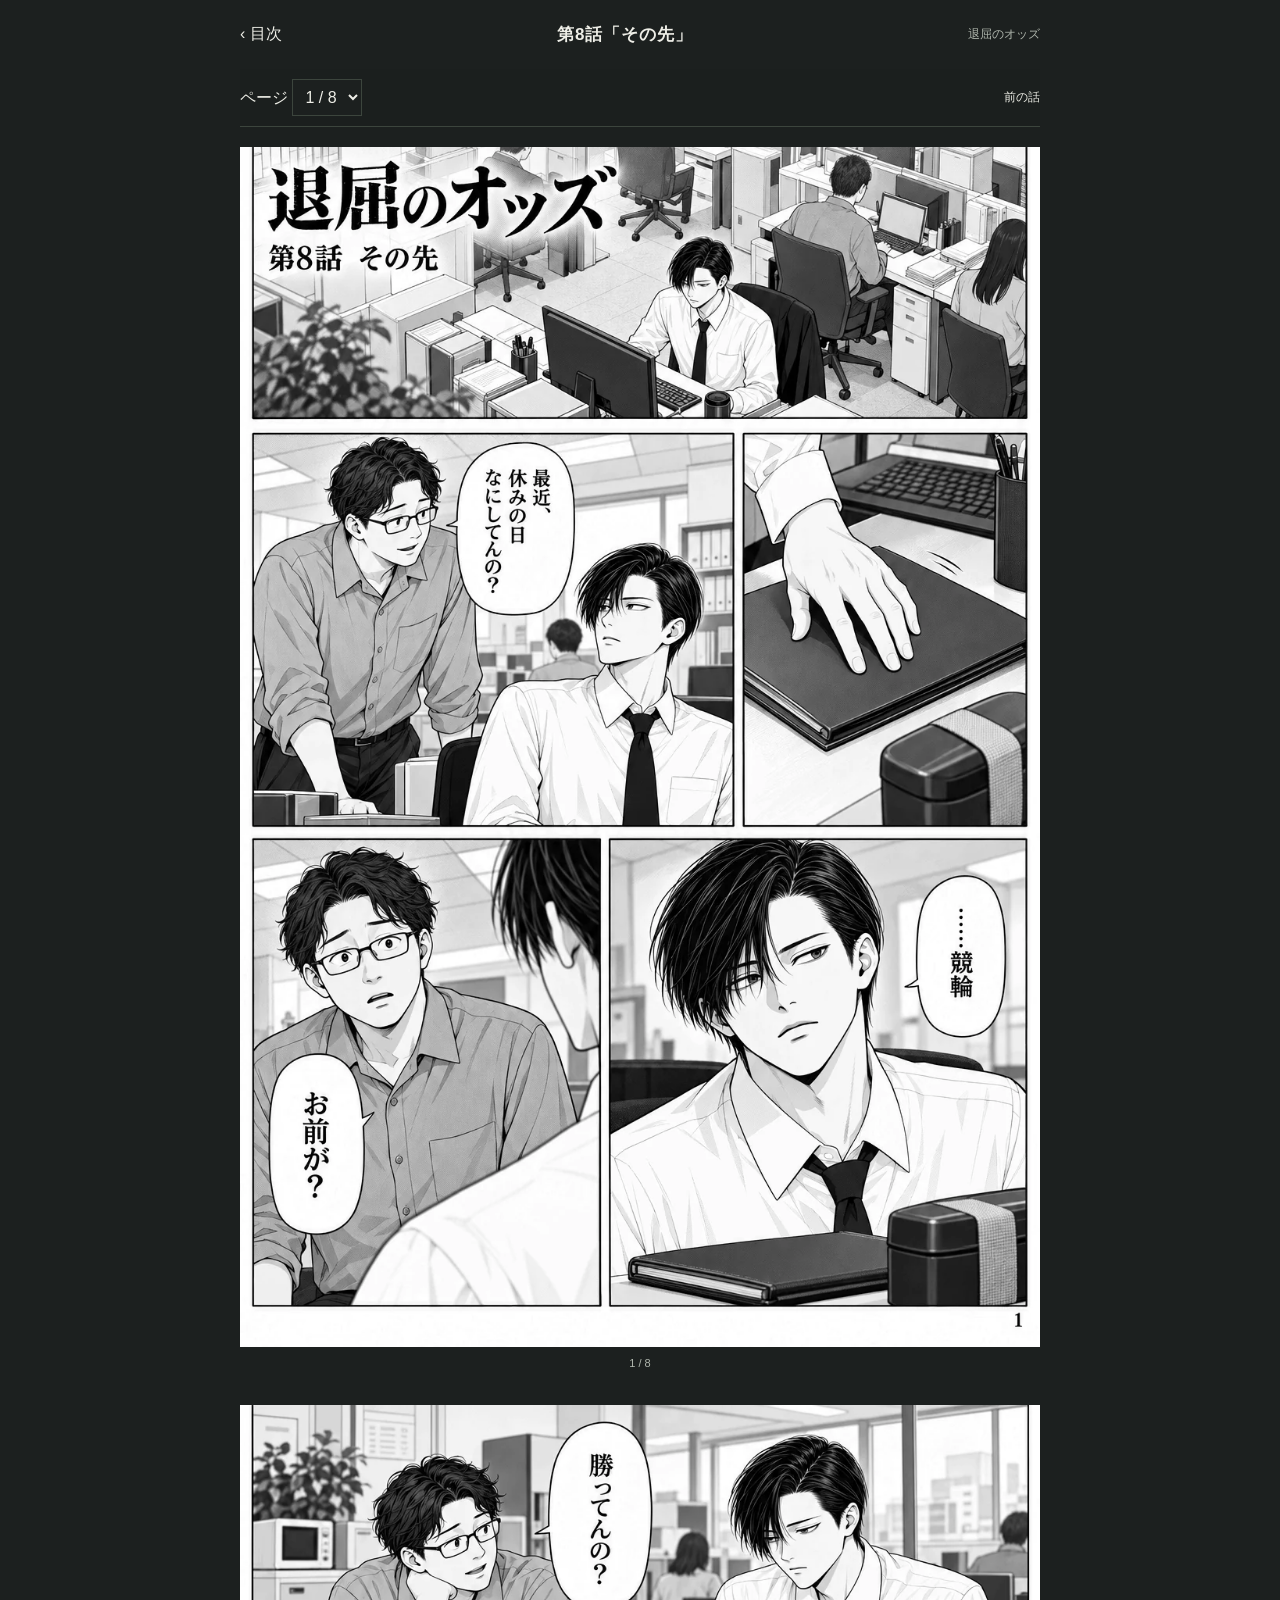
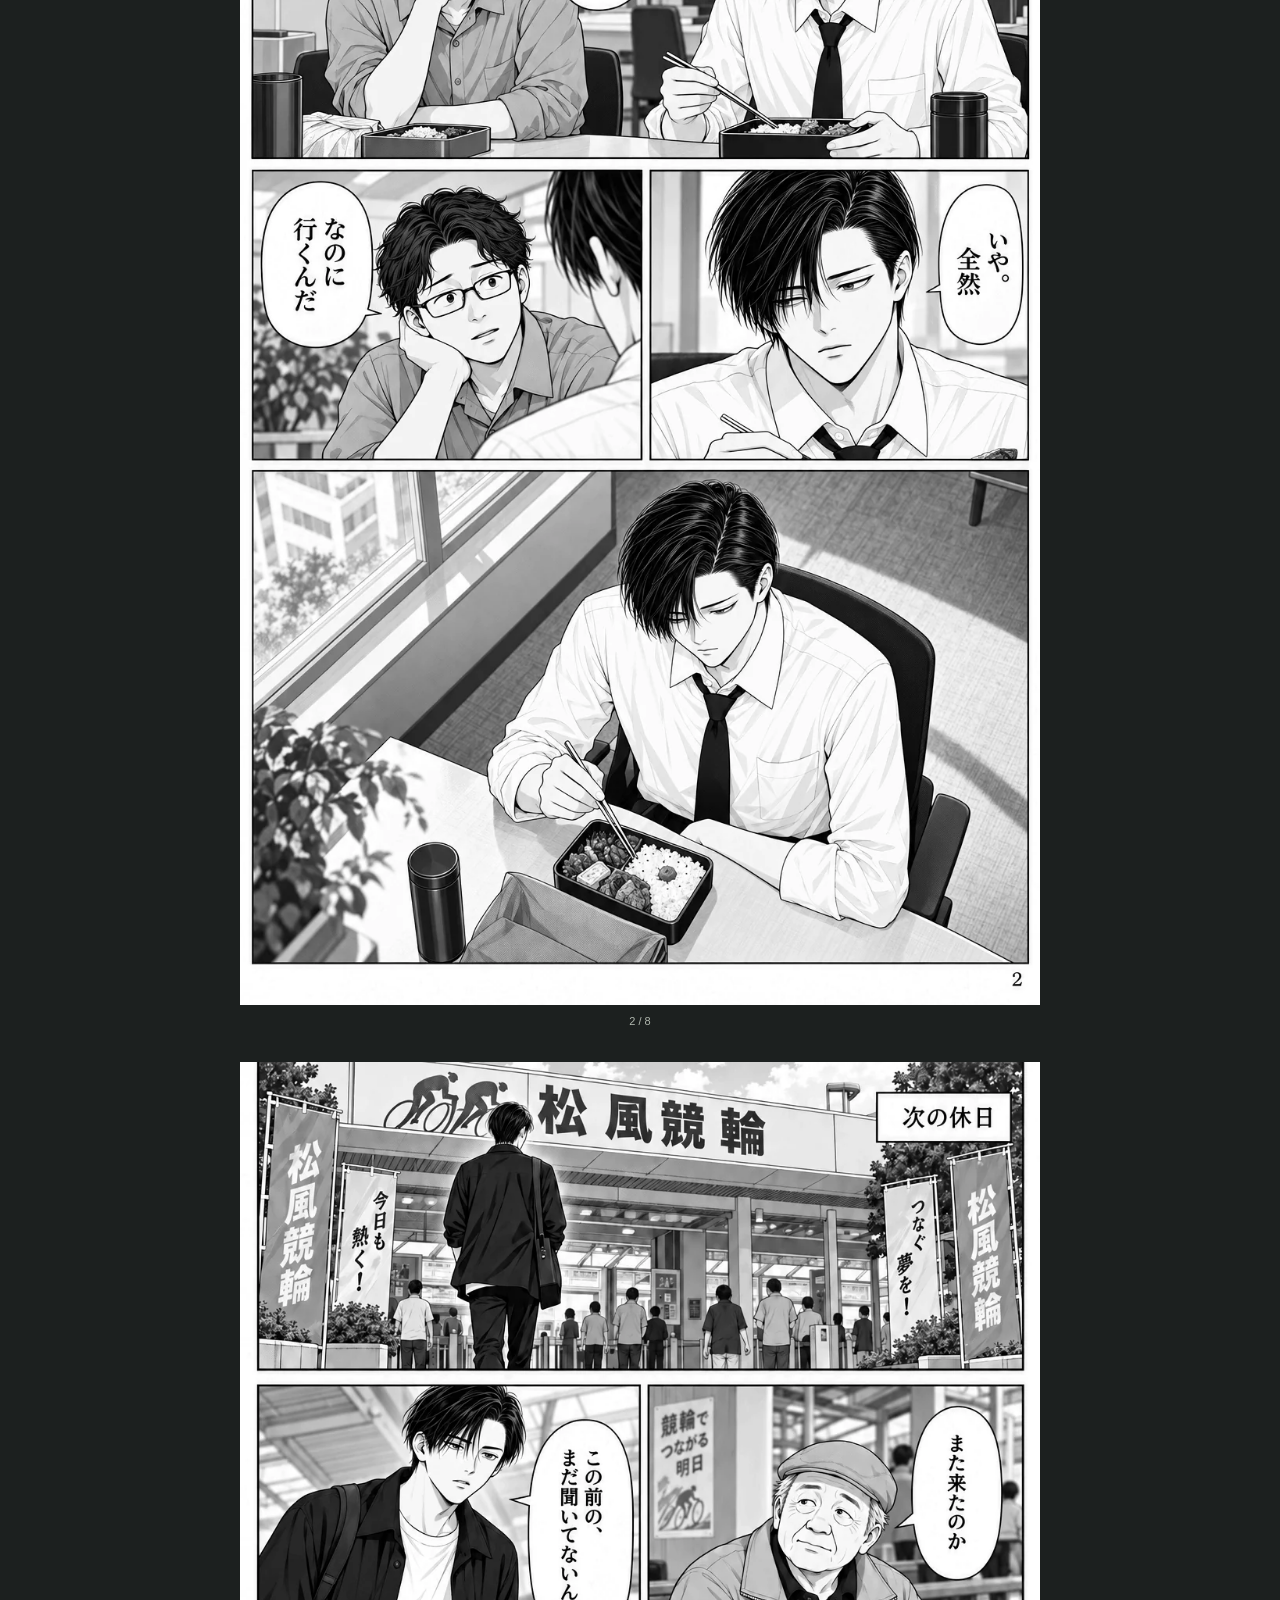
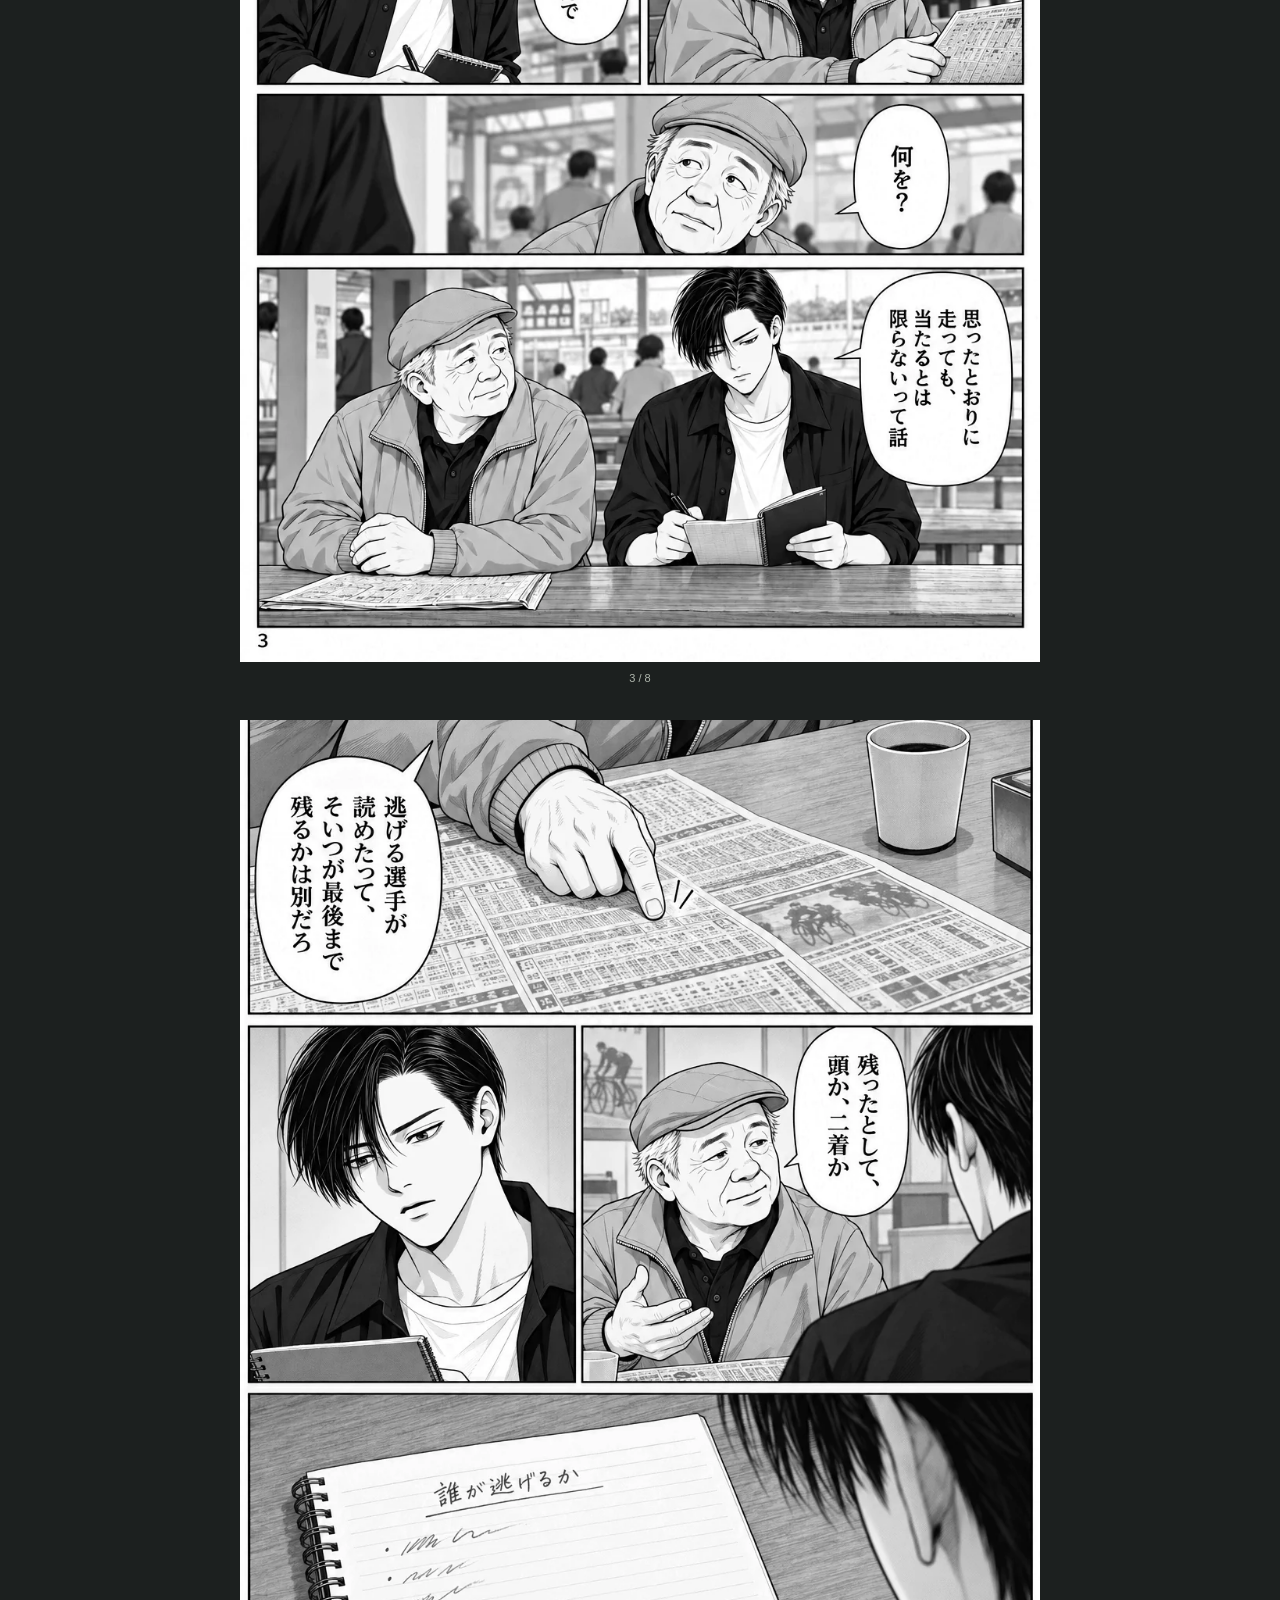
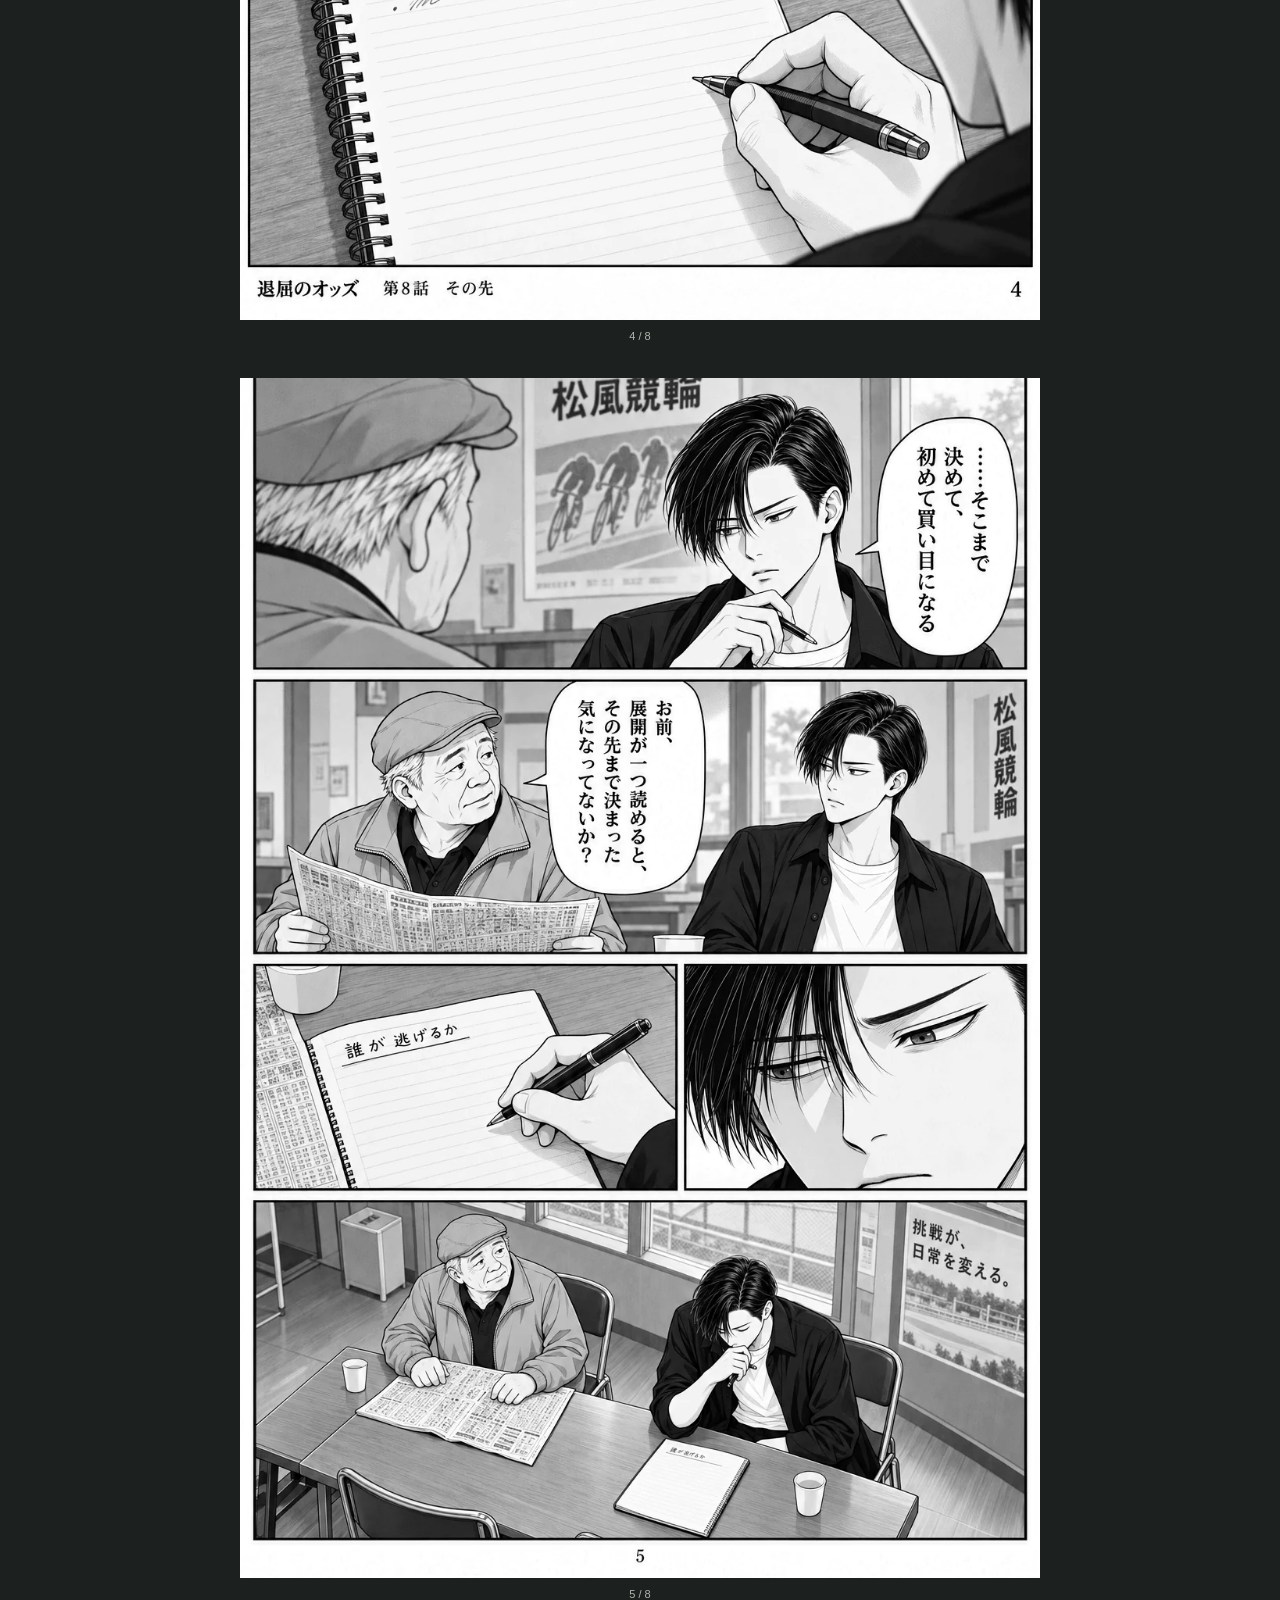
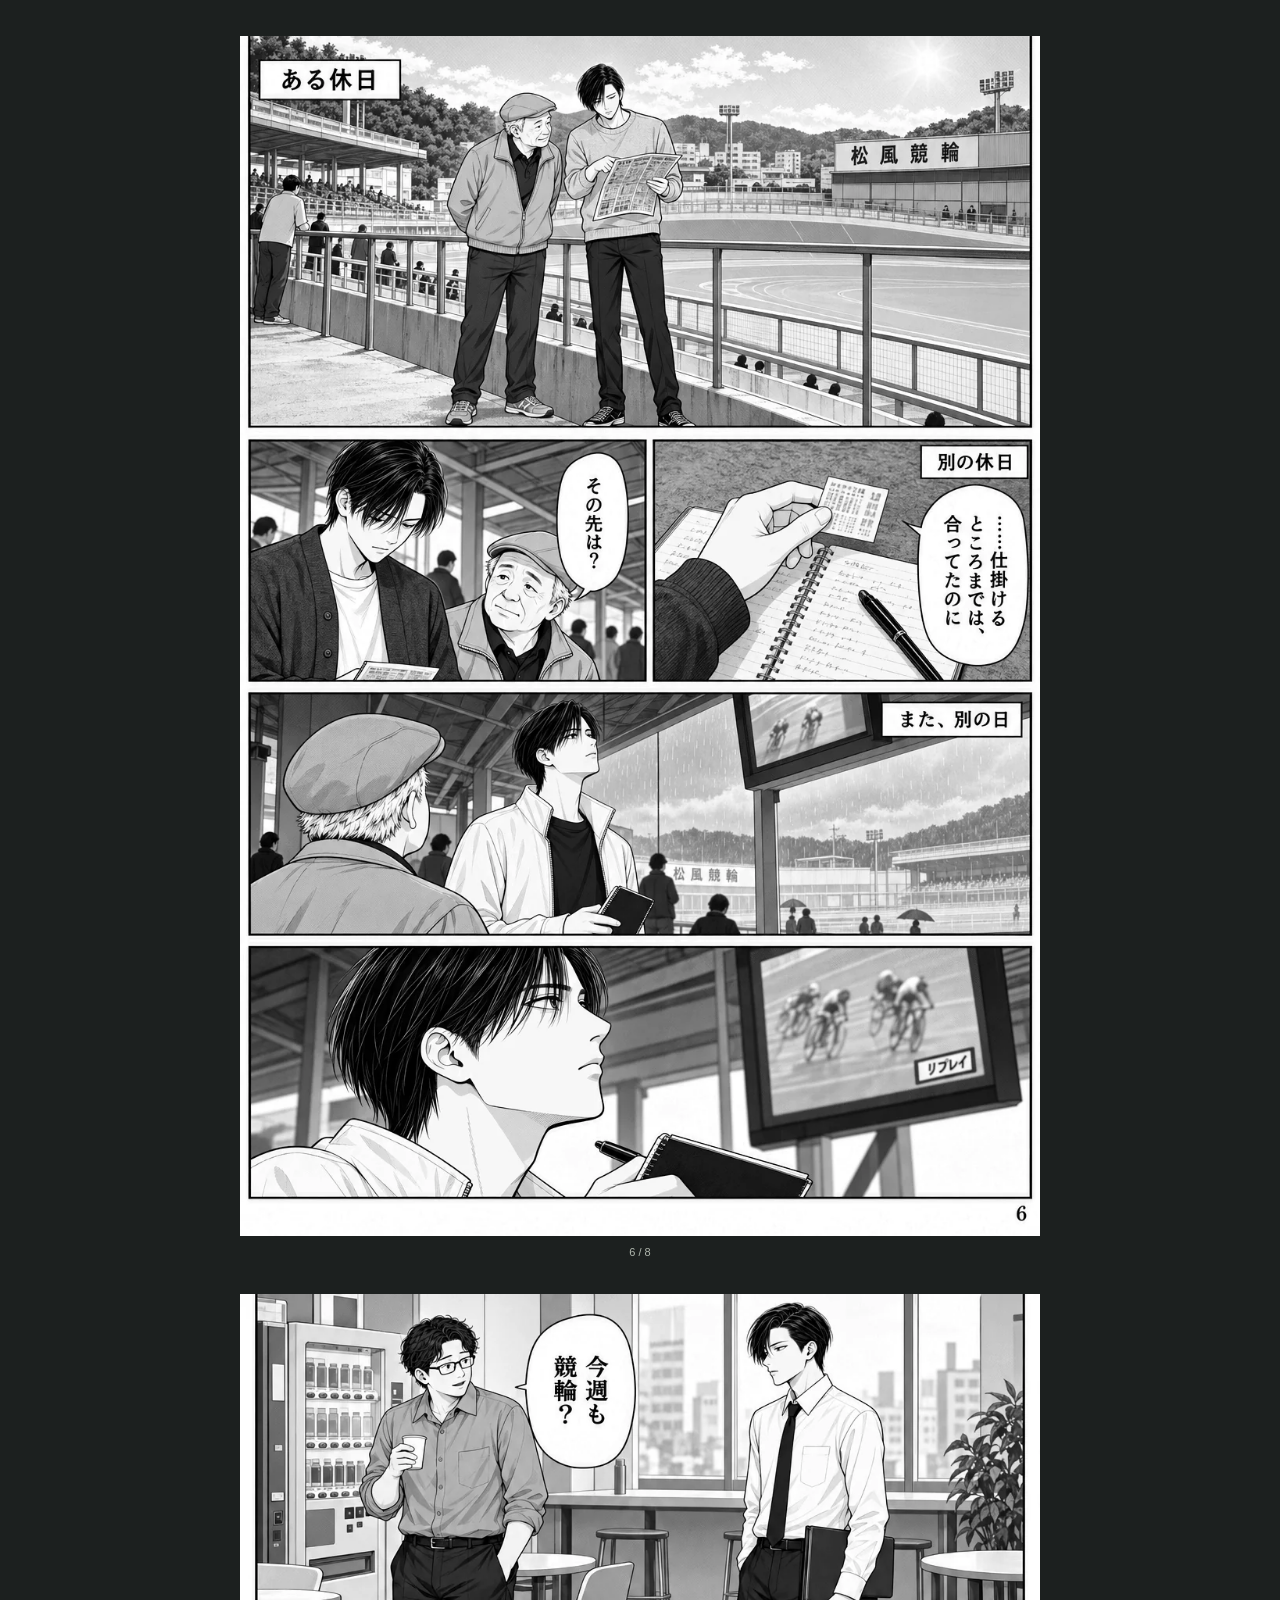
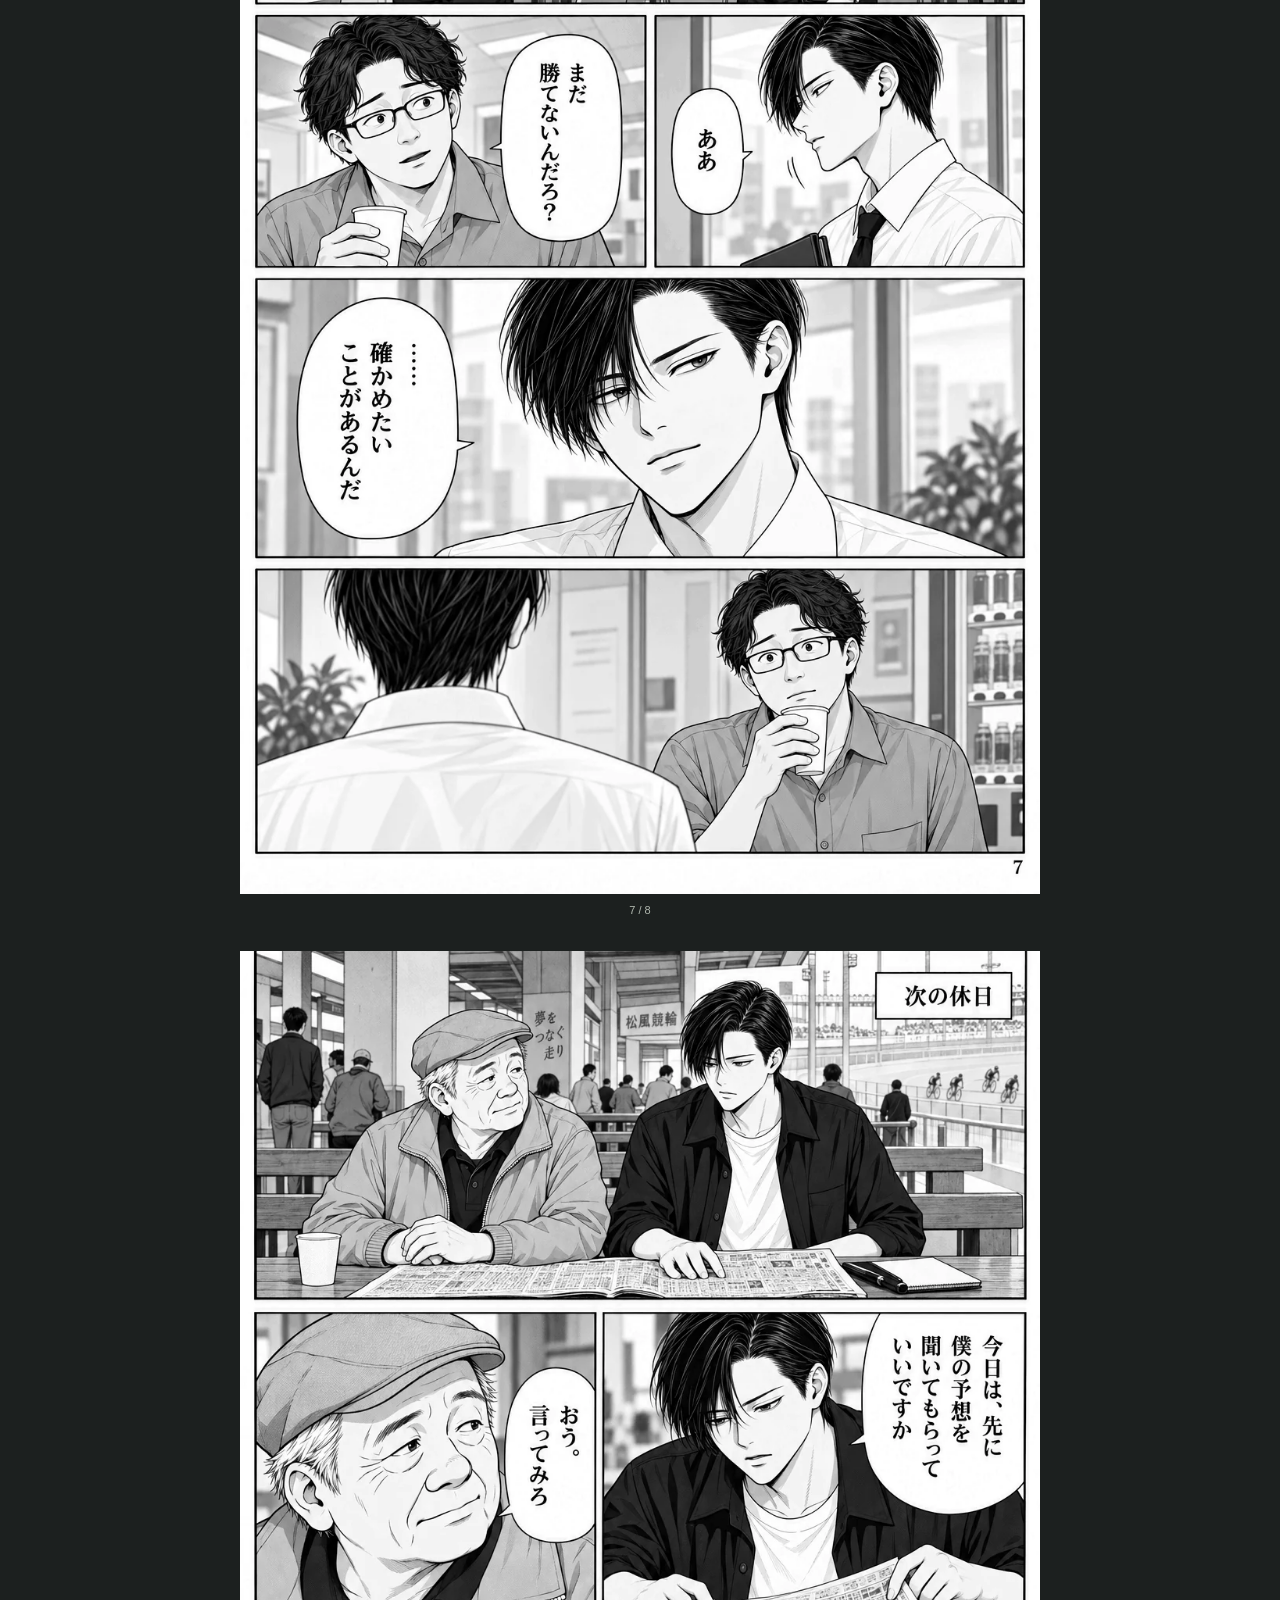
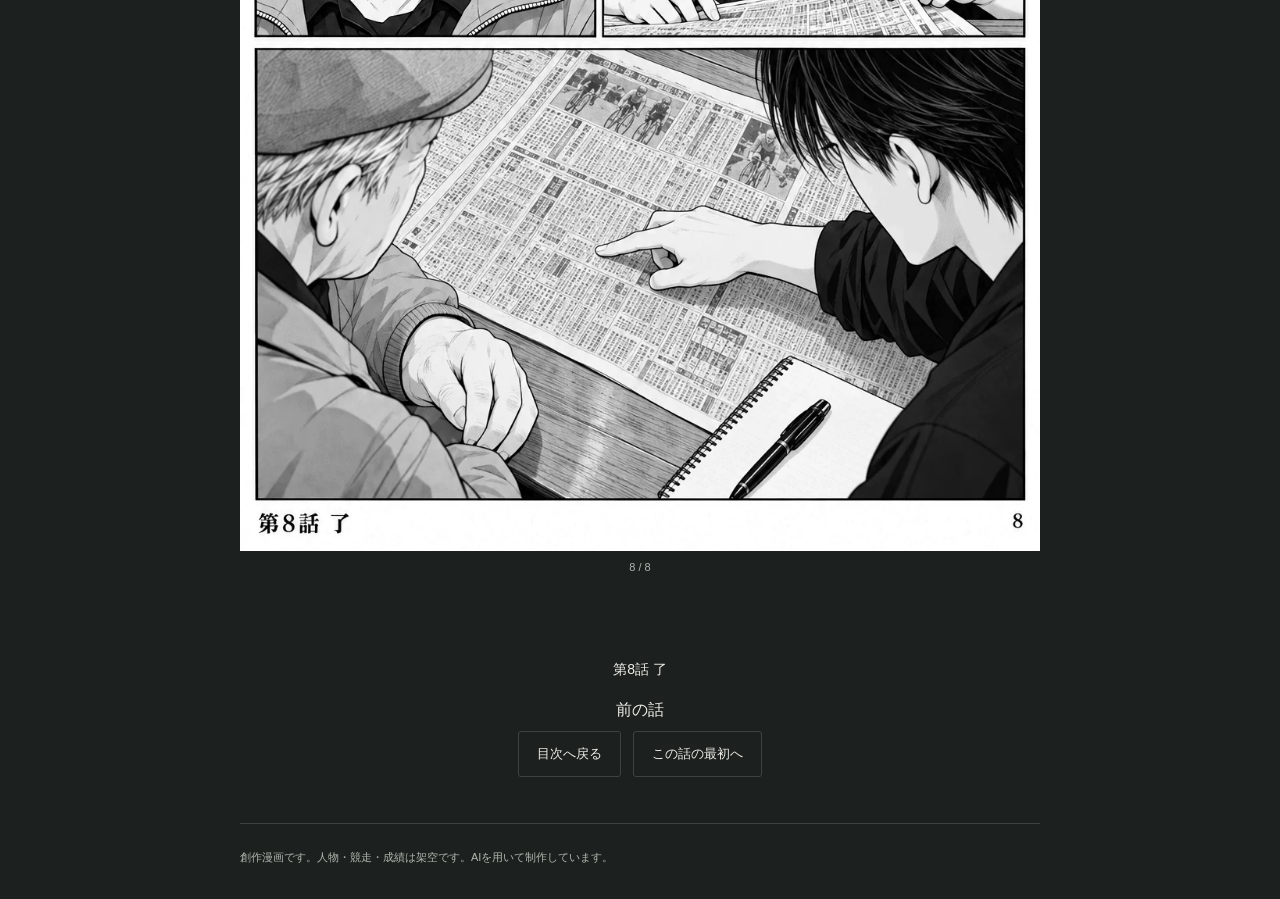
<file: episodes/08/index.html>
<!doctype html><html lang="ja"><head><meta charset="utf-8"><meta name="viewport" content="width=device-width,initial-scale=1"><meta name="theme-color" content="#1c201f"><title>第8話「その先」｜退屈のオッズ</title><link rel="stylesheet" href="../../styles.css"></head><body class="reader"><a class="skip" href="#p1">本文へ</a><header class="reader-head wrap"><a href="../../index.html">‹ 目次</a><h1>第8話「その先」</h1><span class="muted">退屈のオッズ</span></header><nav class="wrap readerbar" aria-label="話とページ"><label>ページ <select id="jump" aria-label="表示ページ"><option value="1">1 / 8</option><option value="2">2 / 8</option><option value="3">3 / 8</option><option value="4">4 / 8</option><option value="5">5 / 8</option><option value="6">6 / 8</option><option value="7">7 / 8</option><option value="8">8 / 8</option></select></label><div class="links"><a href="../07/">前の話</a></div></nav><main class="pages"><figure id="p1"><img src="page-01.webp" width="1024" height="1536" alt="退屈のオッズ 第8話 1ページ" fetchpriority="high" decoding="async"><figcaption>1 / 8</figcaption></figure>
<figure id="p2"><img src="page-02.webp" width="1024" height="1536" alt="退屈のオッズ 第8話 2ページ" loading="lazy" decoding="async"><figcaption>2 / 8</figcaption></figure>
<figure id="p3"><img src="page-03.webp" width="1024" height="1536" alt="退屈のオッズ 第8話 3ページ" loading="lazy" decoding="async"><figcaption>3 / 8</figcaption></figure>
<figure id="p4"><img src="page-04.webp" width="1024" height="1536" alt="退屈のオッズ 第8話 4ページ" loading="lazy" decoding="async"><figcaption>4 / 8</figcaption></figure>
<figure id="p5"><img src="page-05.webp" width="1024" height="1536" alt="退屈のオッズ 第8話 5ページ" loading="lazy" decoding="async"><figcaption>5 / 8</figcaption></figure>
<figure id="p6"><img src="page-06.webp" width="1024" height="1536" alt="退屈のオッズ 第8話 6ページ" loading="lazy" decoding="async"><figcaption>6 / 8</figcaption></figure>
<figure id="p7"><img src="page-07.webp" width="1024" height="1536" alt="退屈のオッズ 第8話 7ページ" loading="lazy" decoding="async"><figcaption>7 / 8</figcaption></figure>
<figure id="p8"><img src="page-08.webp" width="1024" height="1536" alt="退屈のオッズ 第8話 8ページ" loading="lazy" decoding="async"><figcaption>8 / 8</figcaption></figure></main><section class="reader-end"><p>第8話 了</p><div class="links"><a href="../07/">前の話</a></div><a class="btn" href="../../index.html">目次へ戻る</a><a class="btn" href="#p1">この話の最初へ</a></section><footer class="wrap">創作漫画です。人物・競走・成績は架空です。AIを用いて制作しています。</footer><script src="../../reader.js"></script></body></html>
</file>
<file: styles.css>
:root{color-scheme:dark;--bg:#1c201f;--ink:#eeeee7;--muted:#b0b7ae;--line:#3c453d;--accent:#cbdc9b}*{box-sizing:border-box}body{margin:0;background:var(--bg);color:var(--ink);font-family:"Noto Sans JP","Hiragino Kaku Gothic ProN","Yu Gothic",Meiryo,sans-serif;line-height:1.8}a{color:inherit;text-decoration:none}button,select{font:inherit}a:focus-visible,button:focus-visible,select:focus-visible{outline:2px solid var(--accent);outline-offset:4px}a:hover{color:var(--accent)}.wrap{width:min(800px,calc(100% - 40px));margin:auto}.head{display:flex;justify-content:space-between;align-items:center;padding:28px 0;border-bottom:1px solid var(--line);gap:16px}.brand{font:700 18px Arial,sans-serif;letter-spacing:.035em}.muted,small{color:var(--muted)}small{font-size:12px}.head a:last-child{font-size:12px}h1{font-size:34px;letter-spacing:.05em;line-height:1.4;margin:12px 0}h2{font-size:18px;line-height:1.4}p{font-size:14px}main{padding:32px 0 48px}.intro{margin-bottom:36px}.intro p{color:var(--muted);margin:12px 0 20px}.actions{display:flex;gap:12px;flex-wrap:wrap}.btn,button{border:1px solid var(--line);background:transparent;color:var(--ink);padding:10px 18px;border-radius:3px;cursor:pointer;font-size:13px;display:inline-block}.btn.primary,button.active{background:var(--accent);border-color:var(--accent);color:var(--bg)}button:hover,.btn:hover{border-color:var(--accent)}.heading{border-left:4px solid var(--accent);padding-left:13px;margin:28px 0 10px}.row{display:grid;grid-template-columns:112px 1fr 18px;gap:22px;align-items:center;padding:17px 0;border-bottom:1px solid var(--line)}.row:hover{background:#252c27}.thumb{width:112px;height:76px;object-fit:cover;object-position:top;border-radius:3px;filter:brightness(.9)}.row h3{font-size:16px;margin:0}.row small{color:var(--accent)}.row p{font-size:12px;color:var(--muted);margin:4px 0 0}.arrow{color:var(--muted)}footer{border-top:1px solid var(--line);padding:24px 0 32px;font-size:11px;color:var(--muted)}.plain .wrap{max-width:680px}.plain .row{grid-template-columns:48px 1fr 18px;padding:18px 0}.plain .intro{margin:18px 0 44px}.plain .number{font:14px Arial;color:var(--muted)}.feature{display:grid;grid-template-columns:220px 1fr;gap:32px;align-items:center;margin:24px 0 36px}.feature img{width:220px;height:260px;object-fit:cover;object-position:top;border-radius:3px}.feature h2{font-size:27px;margin:10px 0}.tiles{display:grid;grid-template-columns:1fr 1fr;gap:0 24px}.tiles .row{grid-template-columns:1fr 18px}.tiles .row p{display:none}.picker{background:#141917;border-bottom:1px solid var(--line);padding:12px 20px;font-size:12px;text-align:center}.picker a{display:inline-block;margin:0 9px;color:var(--muted)}.picker a[aria-current]{color:var(--accent);text-decoration:underline;text-underline-offset:5px}.study{width:min(1100px,calc(100% - 40px));margin:auto}.study h1{font-size:28px}.study-top{padding:32px 0 20px}.choices{display:grid;grid-template-columns:repeat(3,1fr);gap:20px}.choice{border:1px solid var(--line);padding:22px;border-radius:4px}.choice.recommended{border-color:var(--accent)}.choice h2{margin:12px 0;font-size:21px}.choice p{min-height:76px;color:var(--muted);font-size:13px}.choice .btn{margin-top:14px}.sample{height:220px;padding:18px;background:#252c27;margin-top:18px}.sample .line{height:7px;background:#65705e;width:64%;margin:10px 0}.sample .line.short{width:38%}.minirow{display:flex;gap:10px;align-items:center;border-bottom:1px solid var(--line);padding:9px 0}.minirow img{width:40px;height:30px;object-fit:cover;object-position:top}.minitext{width:100%}.reader-head{display:flex;align-items:center;justify-content:space-between;gap:16px;padding:20px 0}.reader-head h1{font-size:17px;margin:0}.readerbar{position:sticky;top:0;background:#1c201ff5;border-bottom:1px solid var(--line);z-index:5;display:flex;align-items:center;justify-content:space-between;padding:10px 0;gap:10px}.readerbar a,.readerbar span{font-size:12px}.readerbar select{background:var(--bg);color:var(--ink);border:1px solid var(--line);padding:8px}.pages{max-width:800px;margin:auto;padding:20px 0}.pages figure{margin:0 0 24px}.pages img{display:block;width:100%;height:auto}.pages figcaption{text-align:center;color:var(--muted);font-size:11px;padding:7px}.reader-end{text-align:center;padding:14px 0 40px}.reader-end .btn{margin:6px}.paged img{max-height:calc(100vh - 190px);object-fit:contain}.pager{display:flex;align-items:center;justify-content:center;gap:16px;padding:14px}.pager button:disabled{opacity:.3;cursor:default}.note{font-size:12px;color:var(--muted);margin:28px 0}.swatches{display:flex;gap:18px;flex-wrap:wrap;font-size:12px;margin:20px 0}.swatches i{display:inline-block;width:14px;height:14px;vertical-align:middle;margin-right:6px;border:1px solid var(--line)}@media(max-width:700px){.choices{grid-template-columns:1fr}.choice p{min-height:0}.sample{height:180px}.feature{grid-template-columns:110px 1fr;gap:20px}.feature img{width:110px;height:180px}.feature h2{font-size:22px}.tiles{grid-template-columns:1fr}.row{grid-template-columns:84px 1fr 14px;gap:14px}.thumb{width:84px;height:64px}.row h3{font-size:15px}.row p{display:none}h1{font-size:28px}.head{padding:24px 0}.reader .pages{padding-top:10px}.reader-head h1{font-size:15px}.picker a{margin:0 6px}.plain .row{padding:17px 0}.readerbar{flex-wrap:wrap}}
[hidden]{display:none!important}figure{scroll-margin-top:80px}

.skip{position:absolute;left:12px;top:-80px}.skip:focus{top:8px;z-index:20;background:var(--bg);padding:10px}.reader-head>span{font-size:12px}.readerbar .links{display:flex;gap:18px}.readerbar{scroll-margin-top:0}
</file>
